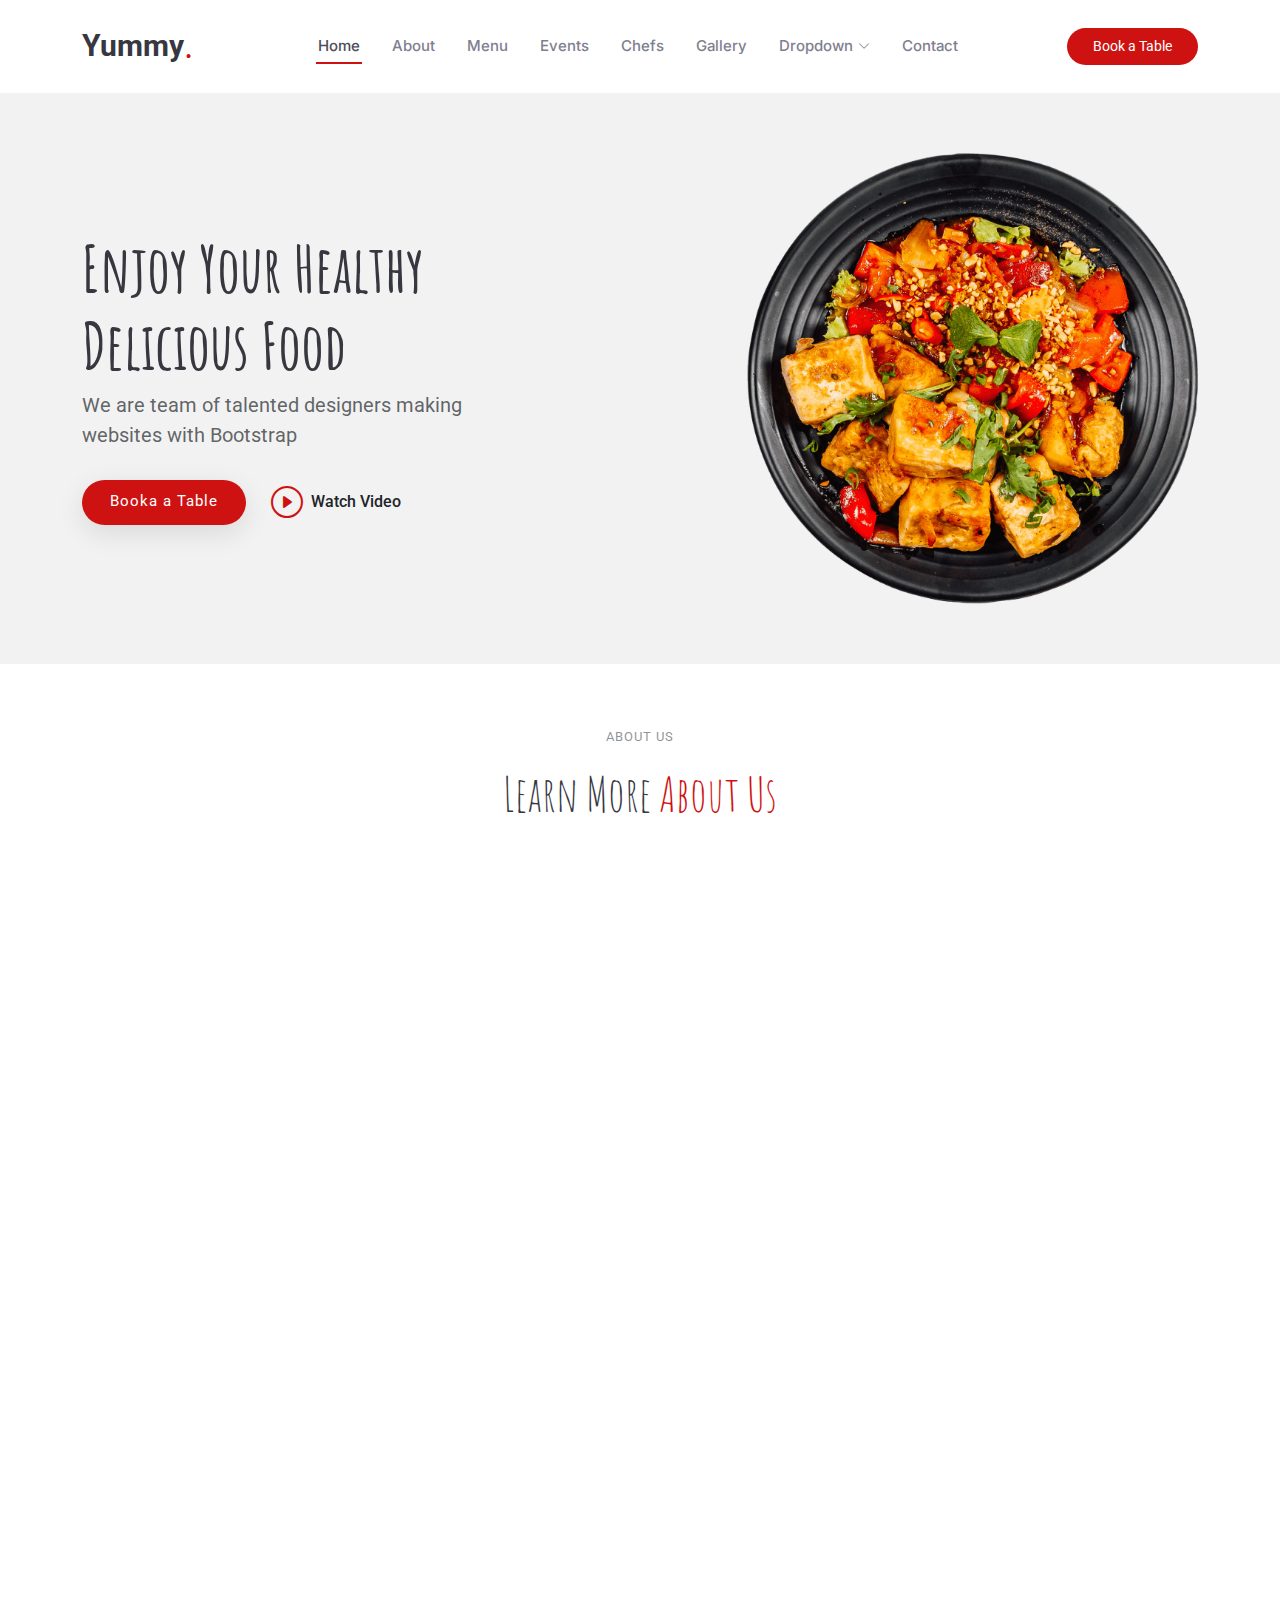
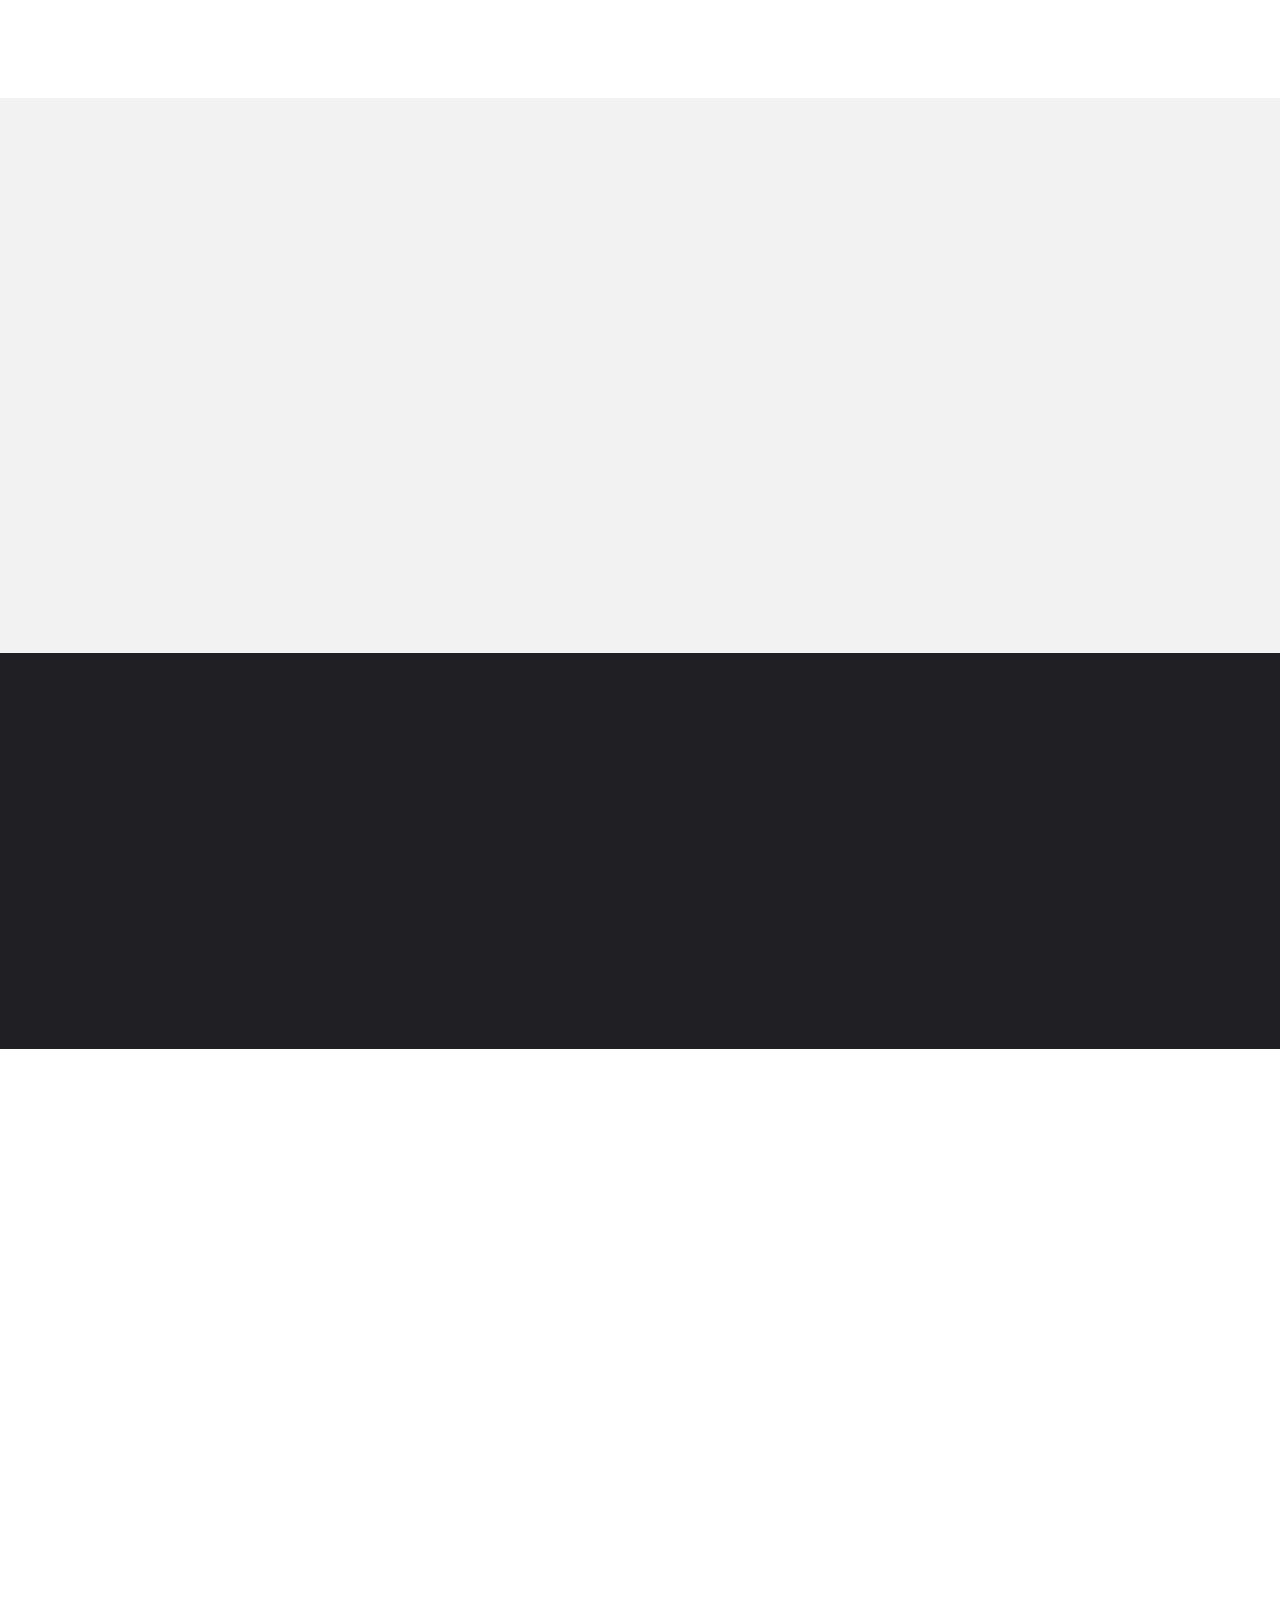
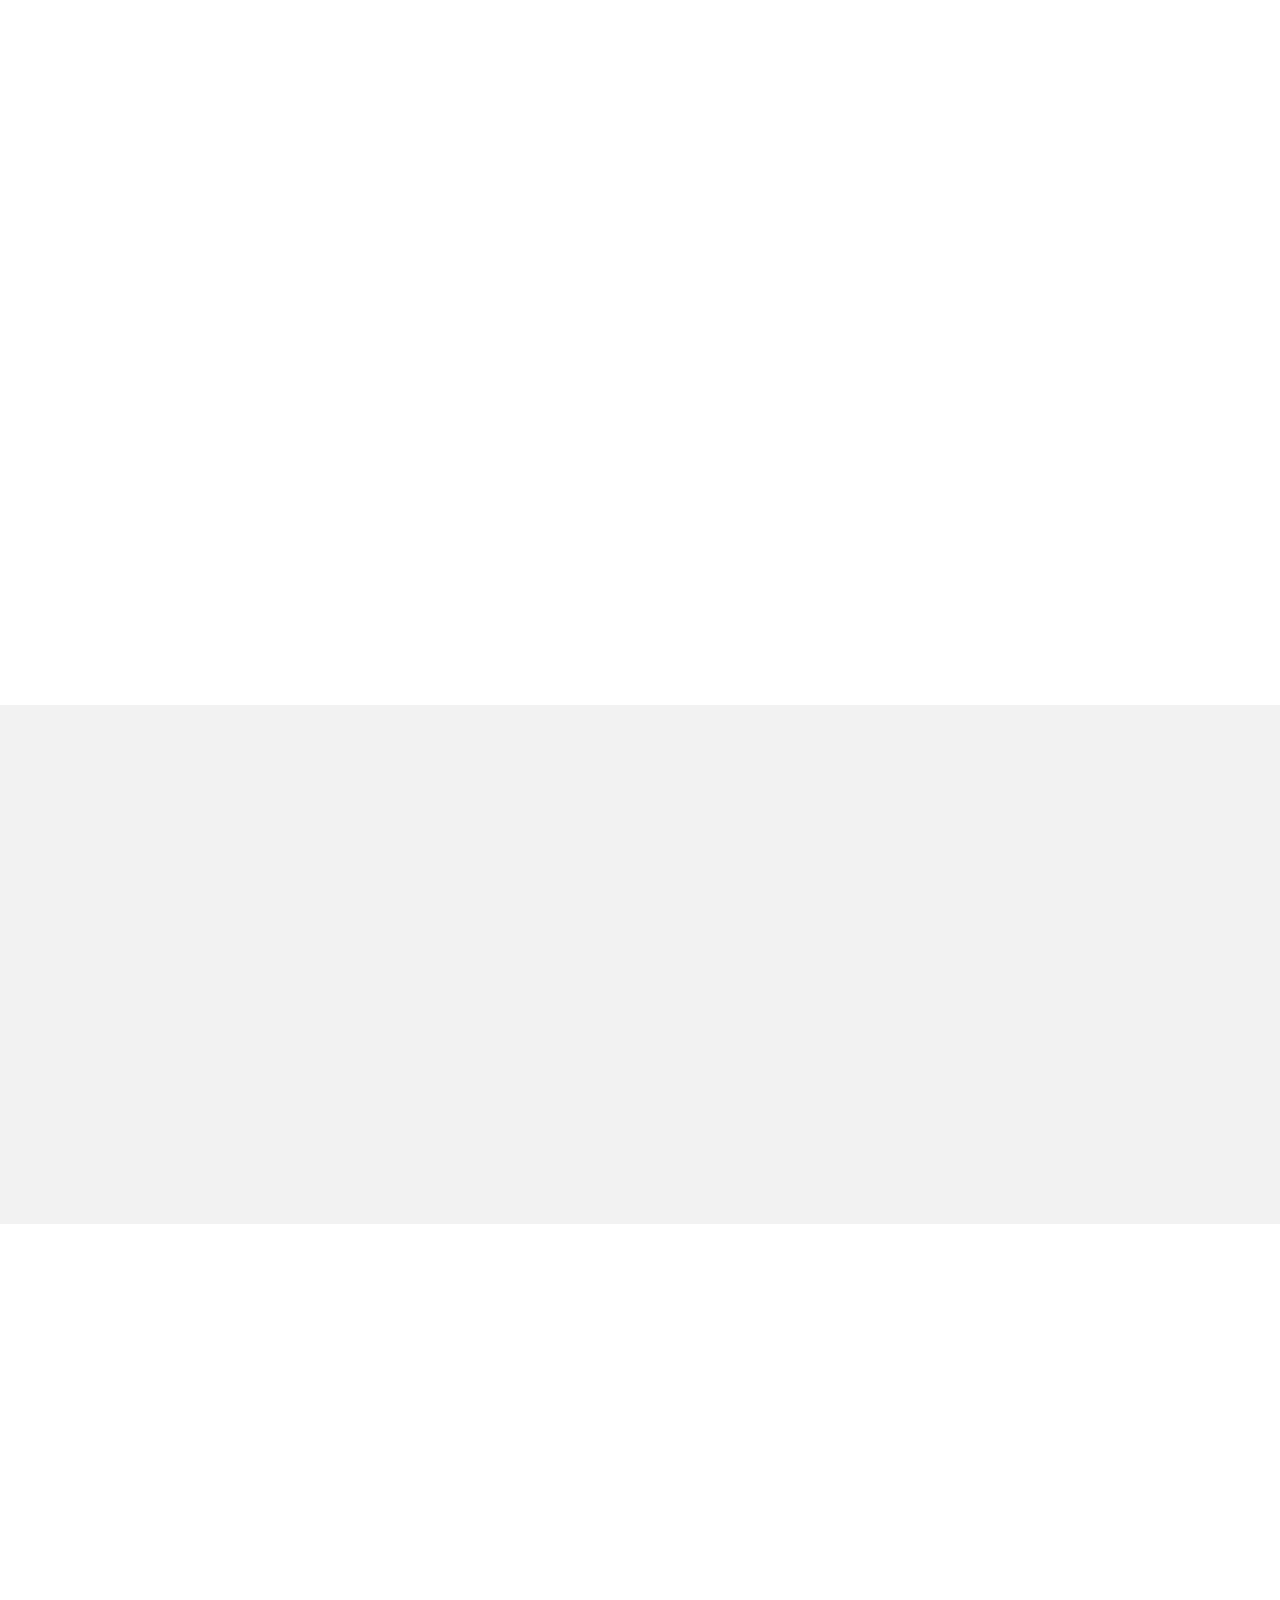
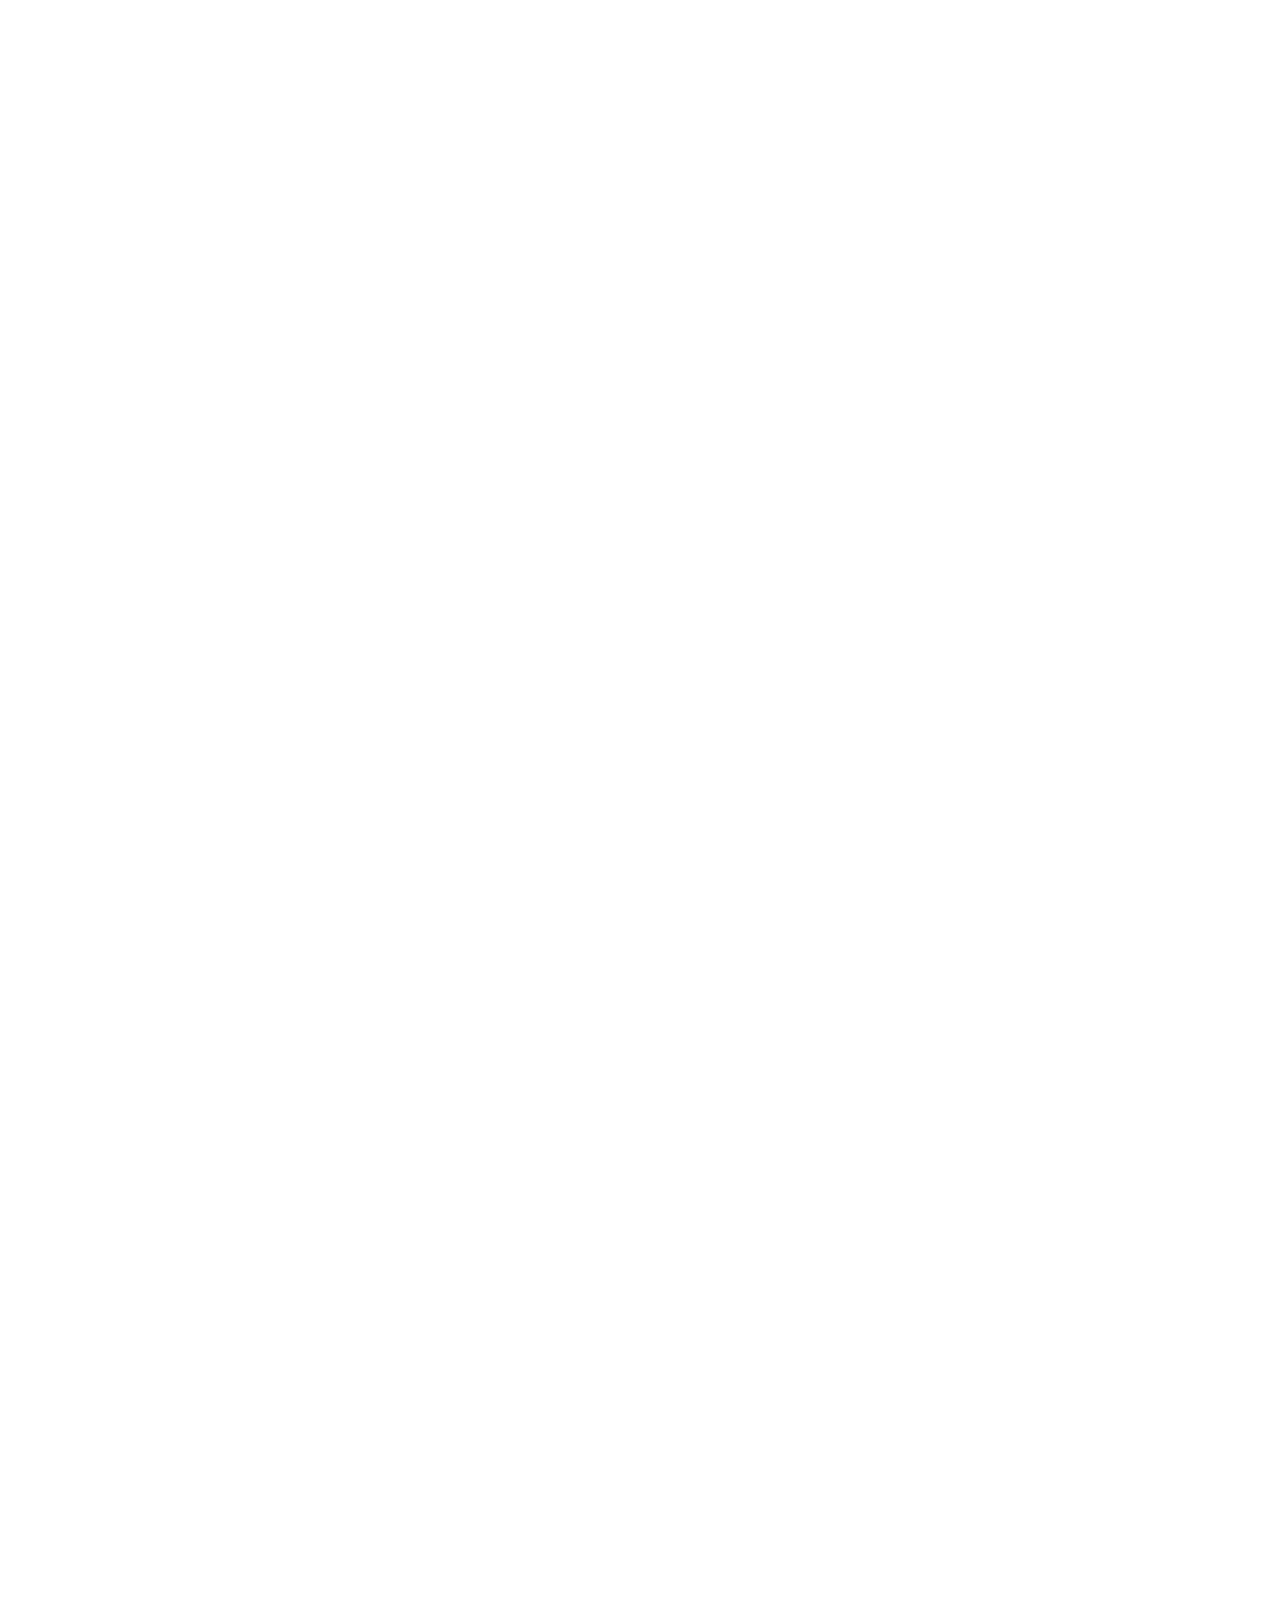
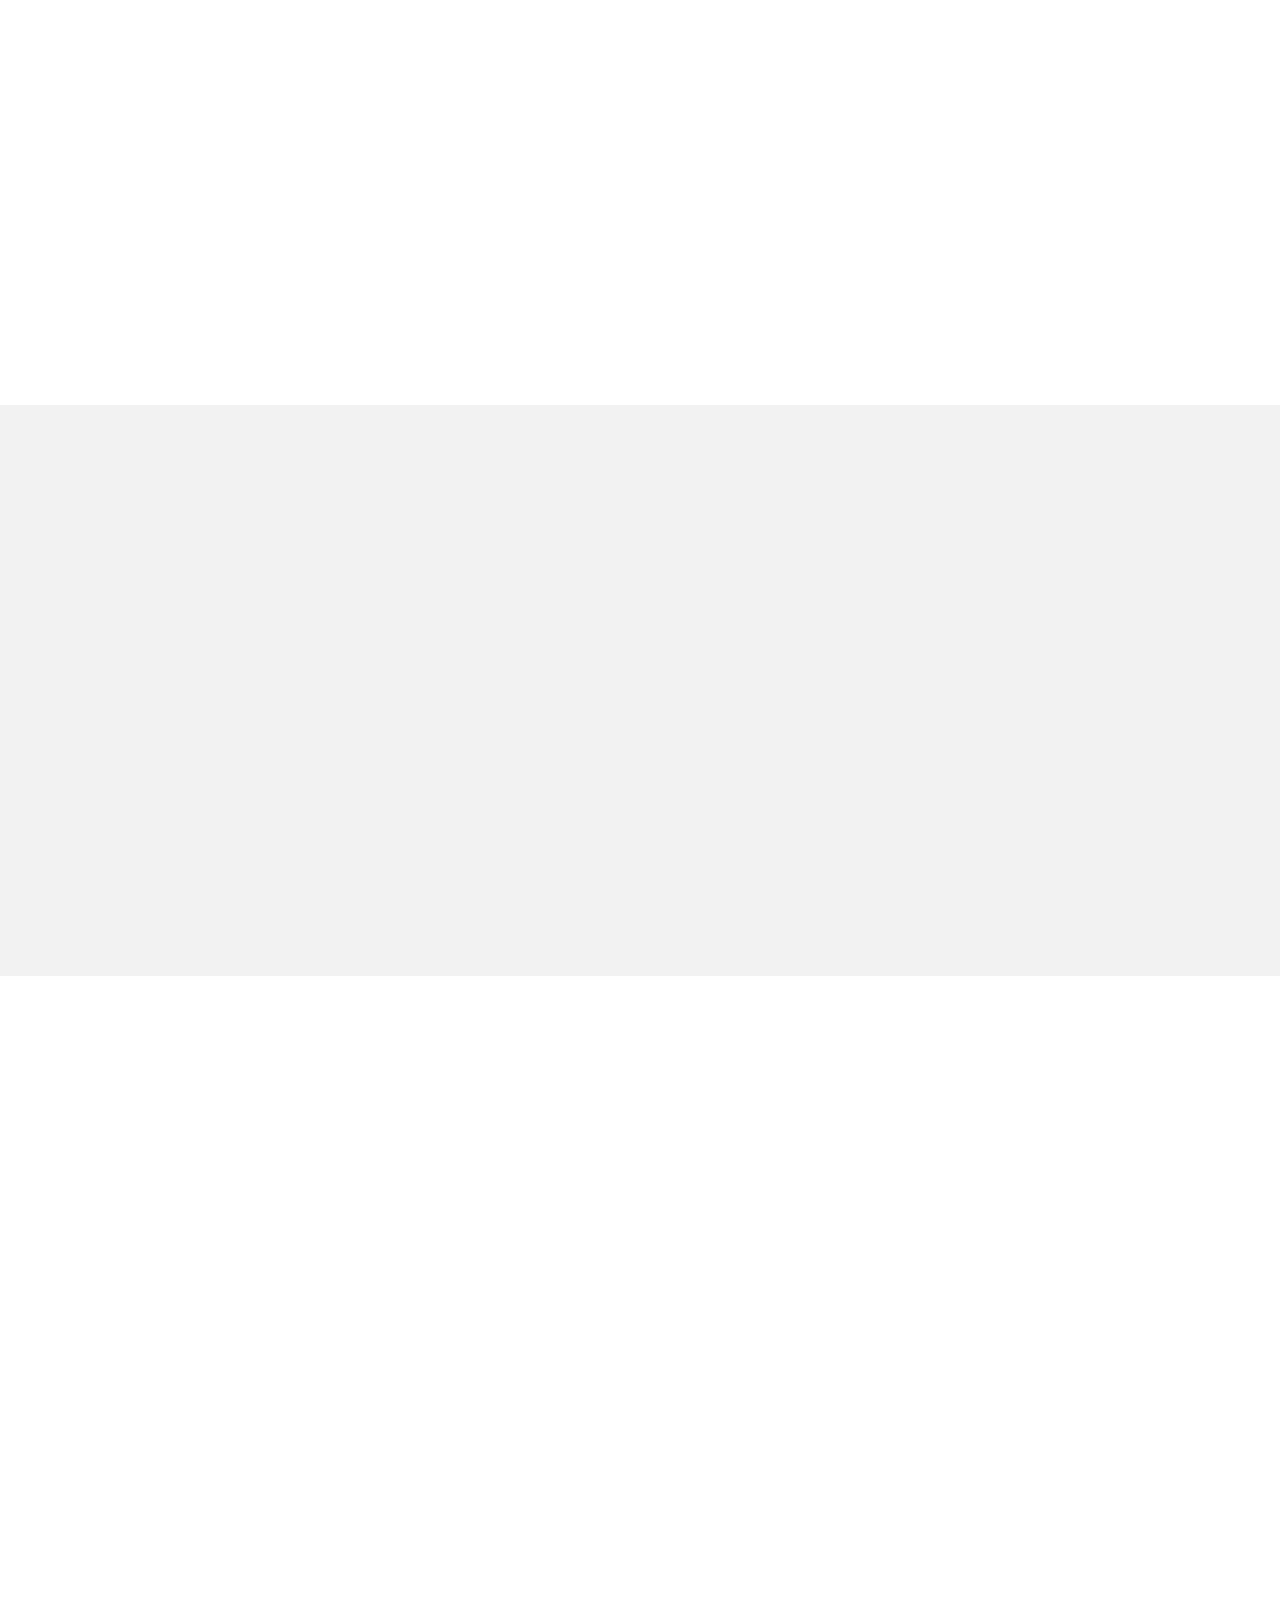
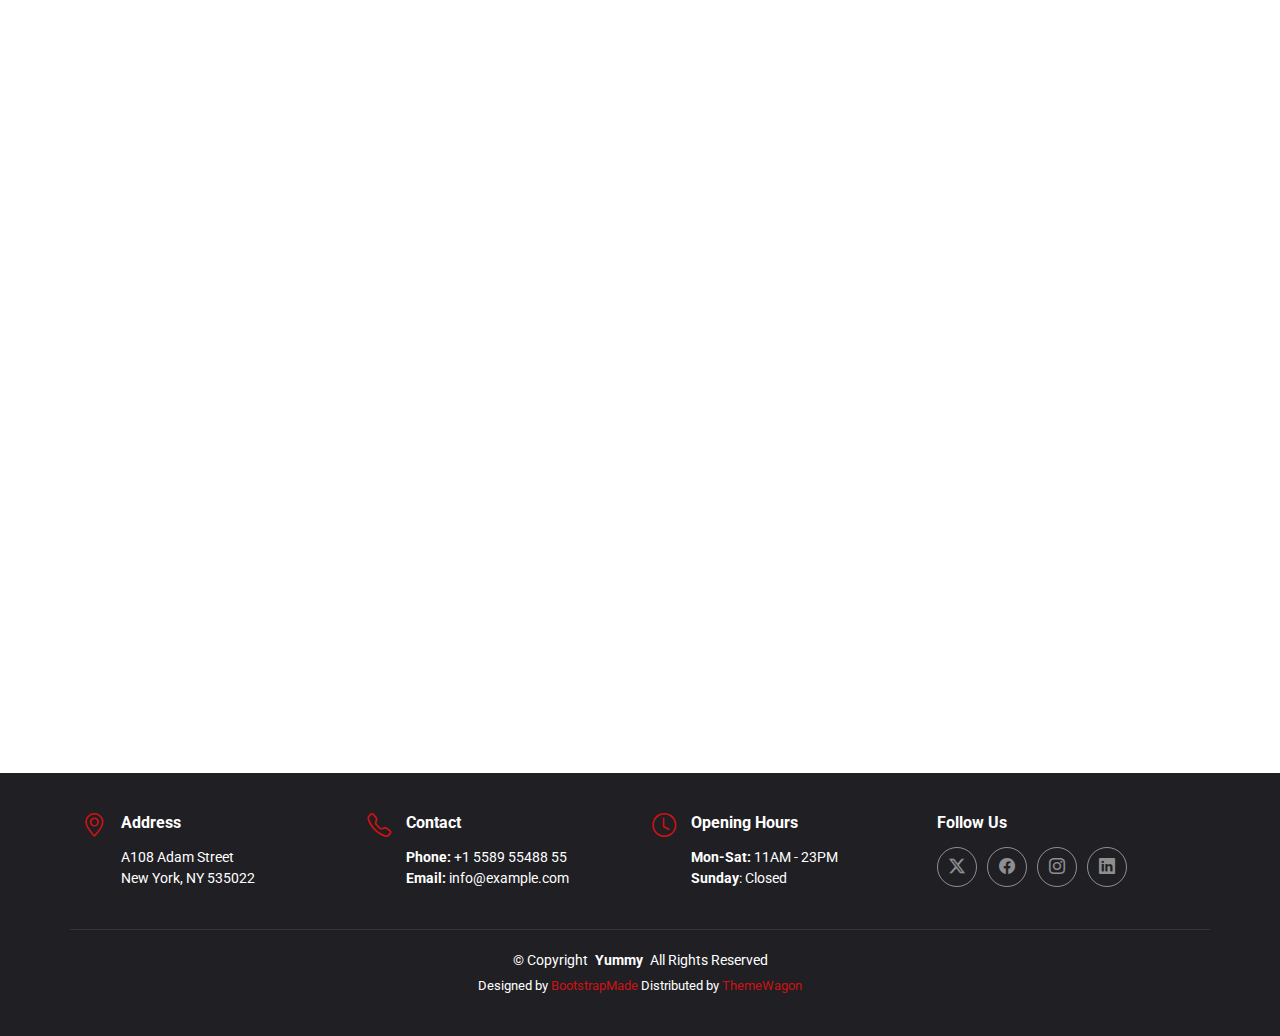
<file: FE/index.html>
<!DOCTYPE html>
<html lang="en">

<head>
  <meta charset="utf-8">
  <meta content="width=device-width, initial-scale=1.0" name="viewport">
  <title>Index - Yummy Bootstrap Template</title>
  <meta name="description" content="">
  <meta name="keywords" content="">

  <!-- Favicons -->
  <link href="assets/img/favicon.png" rel="icon">
  <link href="assets/img/apple-touch-icon.png" rel="apple-touch-icon">

  <!-- Fonts -->
  <link href="https://fonts.googleapis.com" rel="preconnect">
  <link href="https://fonts.gstatic.com" rel="preconnect" crossorigin>
  <link href="https://fonts.googleapis.com/css2?family=Roboto:ital,wght@0,100;0,300;0,400;0,500;0,700;0,900;1,100;1,300;1,400;1,500;1,700;1,900&family=Inter:wght@100;200;300;400;500;600;700;800;900&family=Amatic+SC:wght@400;700&display=swap" rel="stylesheet">

  <!-- Vendor CSS Files -->
  <link href="assets/vendor/bootstrap/css/bootstrap.min.css" rel="stylesheet">
  <link href="assets/vendor/bootstrap-icons/bootstrap-icons.css" rel="stylesheet">
  <link href="assets/vendor/aos/aos.css" rel="stylesheet">
  <link href="assets/vendor/glightbox/css/glightbox.min.css" rel="stylesheet">
  <link href="assets/vendor/swiper/swiper-bundle.min.css" rel="stylesheet">

  <!-- Main CSS File -->
  <link href="assets/css/main.css" rel="stylesheet">

  <!-- =======================================================
  * Template Name: Yummy
  * Template URL: https://bootstrapmade.com/yummy-bootstrap-restaurant-website-template/
  * Updated: Aug 07 2024 with Bootstrap v5.3.3
  * Author: BootstrapMade.com
  * License: https://bootstrapmade.com/license/
  ======================================================== -->
</head>

<body class="index-page">

  <header id="header" class="header d-flex align-items-center sticky-top">
    <div class="container position-relative d-flex align-items-center justify-content-between">

      <a href="index.html" class="logo d-flex align-items-center me-auto me-xl-0">
        <!-- Uncomment the line below if you also wish to use an image logo -->
        <!-- <img src="assets/img/logo.png" alt=""> -->
        <h1 class="sitename">Yummy</h1>
        <span>.</span>
      </a>

      <nav id="navmenu" class="navmenu">
        <ul>
          <li><a href="#hero" class="active">Home<br></a></li>
          <li><a href="#about">About</a></li>
          <li><a href="#menu">Menu</a></li>
          <li><a href="#events">Events</a></li>
          <li><a href="#chefs">Chefs</a></li>
          <li><a href="#gallery">Gallery</a></li>
          <li class="dropdown"><a href="#"><span>Dropdown</span> <i class="bi bi-chevron-down toggle-dropdown"></i></a>
            <ul>
              <li><a href="#">Dropdown 1</a></li>
              <li class="dropdown"><a href="#"><span>Deep Dropdown</span> <i class="bi bi-chevron-down toggle-dropdown"></i></a>
                <ul>
                  <li><a href="#">Deep Dropdown 1</a></li>
                  <li><a href="#">Deep Dropdown 2</a></li>
                  <li><a href="#">Deep Dropdown 3</a></li>
                  <li><a href="#">Deep Dropdown 4</a></li>
                  <li><a href="#">Deep Dropdown 5</a></li>
                </ul>
              </li>
              <li><a href="#">Dropdown 2</a></li>
              <li><a href="#">Dropdown 3</a></li>
              <li><a href="#">Dropdown 4</a></li>
            </ul>
          </li>
          <li><a href="#contact">Contact</a></li>
        </ul>
        <i class="mobile-nav-toggle d-xl-none bi bi-list"></i>
      </nav>

      <a class="btn-getstarted" href="index.html#book-a-table">Book a Table</a>

    </div>
  </header>

  <main class="main">

    <!-- Hero Section -->
    <section id="hero" class="hero section light-background">

      <div class="container">
        <div class="row gy-4 justify-content-center justify-content-lg-between">
          <div class="col-lg-5 order-2 order-lg-1 d-flex flex-column justify-content-center">
            <h1 data-aos="fade-up">Enjoy Your Healthy<br>Delicious Food</h1>
            <p data-aos="fade-up" data-aos-delay="100">We are team of talented designers making websites with Bootstrap</p>
            <div class="d-flex" data-aos="fade-up" data-aos-delay="200">
              <a href="#book-a-table" class="btn-get-started">Booka a Table</a>
              <a href="https://www.youtube.com/watch?v=Y7f98aduVJ8" class="glightbox btn-watch-video d-flex align-items-center"><i class="bi bi-play-circle"></i><span>Watch Video</span></a>
            </div>
          </div>
          <div class="col-lg-5 order-1 order-lg-2 hero-img" data-aos="zoom-out">
            <img src="assets/img/hero-img.png" class="img-fluid animated" alt="">
          </div>
        </div>
      </div>

    </section><!-- /Hero Section -->

    <!-- About Section -->
    <section id="about" class="about section">

      <!-- Section Title -->
      <div class="container section-title" data-aos="fade-up">
        <h2>About Us<br></h2>
        <p><span>Learn More</span> <span class="description-title">About Us</span></p>
      </div><!-- End Section Title -->

      <div class="container">

        <div class="row gy-4">
          <div class="col-lg-7" data-aos="fade-up" data-aos-delay="100">
            <img src="assets/img/about.jpg" class="img-fluid mb-4" alt="">
            <div class="book-a-table">
              <h3>Book a Table</h3>
              <p>+1 5589 55488 55</p>
            </div>
          </div>
          <div class="col-lg-5" data-aos="fade-up" data-aos-delay="250">
            <div class="content ps-0 ps-lg-5">
              <p class="fst-italic">
                Lorem ipsum dolor sit amet, consectetur adipiscing elit, sed do eiusmod tempor incididunt ut labore et dolore
                magna aliqua.
              </p>
              <ul>
                <li><i class="bi bi-check-circle-fill"></i> <span>Ullamco laboris nisi ut aliquip ex ea commodo consequat.</span></li>
                <li><i class="bi bi-check-circle-fill"></i> <span>Duis aute irure dolor in reprehenderit in voluptate velit.</span></li>
                <li><i class="bi bi-check-circle-fill"></i> <span>Ullamco laboris nisi ut aliquip ex ea commodo consequat. Duis aute irure dolor in reprehenderit in voluptate trideta storacalaperda mastiro dolore eu fugiat nulla pariatur.</span></li>
              </ul>
              <p>
                Ullamco laboris nisi ut aliquip ex ea commodo consequat. Duis aute irure dolor in reprehenderit in voluptate
                velit esse cillum dolore eu fugiat nulla pariatur. Excepteur sint occaecat cupidatat non proident
              </p>

              <div class="position-relative mt-4">
                <img src="assets/img/about-2.jpg" class="img-fluid" alt="">
                <a href="https://www.youtube.com/watch?v=Y7f98aduVJ8" class="glightbox pulsating-play-btn"></a>
              </div>
            </div>
          </div>
        </div>

      </div>

    </section><!-- /About Section -->

    <!-- Why Us Section -->
    <section id="why-us" class="why-us section light-background">

      <div class="container">

        <div class="row gy-4">

          <div class="col-lg-4" data-aos="fade-up" data-aos-delay="100">
            <div class="why-box">
              <h3>Why Choose Yummy</h3>
              <p>
                Lorem ipsum dolor sit amet, consectetur adipiscing elit, sed do eiusmod tempor incididunt ut labore et dolore magna aliqua. Duis aute irure dolor in reprehenderit
                Asperiores dolores sed et. Tenetur quia eos. Autem tempore quibusdam vel necessitatibus optio ad corporis.
              </p>
              <div class="text-center">
                <a href="#" class="more-btn"><span>Learn More</span> <i class="bi bi-chevron-right"></i></a>
              </div>
            </div>
          </div><!-- End Why Box -->

          <div class="col-lg-8 d-flex align-items-stretch">
            <div class="row gy-4" data-aos="fade-up" data-aos-delay="200">

              <div class="col-xl-4">
                <div class="icon-box d-flex flex-column justify-content-center align-items-center">
                  <i class="bi bi-clipboard-data"></i>
                  <h4>Corporis voluptates officia eiusmod</h4>
                  <p>Consequuntur sunt aut quasi enim aliquam quae harum pariatur laboris nisi ut aliquip</p>
                </div>
              </div><!-- End Icon Box -->

              <div class="col-xl-4" data-aos="fade-up" data-aos-delay="300">
                <div class="icon-box d-flex flex-column justify-content-center align-items-center">
                  <i class="bi bi-gem"></i>
                  <h4>Ullamco laboris ladore lore pan</h4>
                  <p>Excepteur sint occaecat cupidatat non proident, sunt in culpa qui officia deserunt</p>
                </div>
              </div><!-- End Icon Box -->

              <div class="col-xl-4" data-aos="fade-up" data-aos-delay="400">
                <div class="icon-box d-flex flex-column justify-content-center align-items-center">
                  <i class="bi bi-inboxes"></i>
                  <h4>Labore consequatur incidid dolore</h4>
                  <p>Aut suscipit aut cum nemo deleniti aut omnis. Doloribus ut maiores omnis facere</p>
                </div>
              </div><!-- End Icon Box -->

            </div>
          </div>

        </div>

      </div>

    </section><!-- /Why Us Section -->

    <!-- Stats Section -->
    <section id="stats" class="stats section dark-background">

      <img src="assets/img/stats-bg.jpg" alt="" data-aos="fade-in">

      <div class="container position-relative" data-aos="fade-up" data-aos-delay="100">

        <div class="row gy-4">

          <div class="col-lg-3 col-md-6">
            <div class="stats-item text-center w-100 h-100">
              <span data-purecounter-start="0" data-purecounter-end="232" data-purecounter-duration="1" class="purecounter"></span>
              <p>Clients</p>
            </div>
          </div><!-- End Stats Item -->

          <div class="col-lg-3 col-md-6">
            <div class="stats-item text-center w-100 h-100">
              <span data-purecounter-start="0" data-purecounter-end="521" data-purecounter-duration="1" class="purecounter"></span>
              <p>Projects</p>
            </div>
          </div><!-- End Stats Item -->

          <div class="col-lg-3 col-md-6">
            <div class="stats-item text-center w-100 h-100">
              <span data-purecounter-start="0" data-purecounter-end="1453" data-purecounter-duration="1" class="purecounter"></span>
              <p>Hours Of Support</p>
            </div>
          </div><!-- End Stats Item -->

          <div class="col-lg-3 col-md-6">
            <div class="stats-item text-center w-100 h-100">
              <span data-purecounter-start="0" data-purecounter-end="32" data-purecounter-duration="1" class="purecounter"></span>
              <p>Workers</p>
            </div>
          </div><!-- End Stats Item -->

        </div>

      </div>

    </section><!-- /Stats Section -->

    <!-- Menu Section -->
    <section id="menu" class="menu section">

      <!-- Section Title -->
      <div class="container section-title" data-aos="fade-up">
        <h2>Our Menu</h2>
        <p><span>Check Our</span> <span class="description-title">Yummy Menu</span></p>
      </div><!-- End Section Title -->

      <div class="container">

        <ul class="nav nav-tabs d-flex justify-content-center" data-aos="fade-up" data-aos-delay="100">

          <li class="nav-item">
            <a class="nav-link active show" data-bs-toggle="tab" data-bs-target="#menu-starters">
              <h4>Starters</h4>
            </a>
          </li><!-- End tab nav item -->

          <li class="nav-item">
            <a class="nav-link" data-bs-toggle="tab" data-bs-target="#menu-breakfast">
              <h4>Breakfast</h4>
            </a><!-- End tab nav item -->

          </li>
          <li class="nav-item">
            <a class="nav-link" data-bs-toggle="tab" data-bs-target="#menu-lunch">
              <h4>Lunch</h4>
            </a>
          </li><!-- End tab nav item -->

          <li class="nav-item">
            <a class="nav-link" data-bs-toggle="tab" data-bs-target="#menu-dinner">
              <h4>Dinner</h4>
            </a>
          </li><!-- End tab nav item -->

        </ul>

        <div class="tab-content" data-aos="fade-up" data-aos-delay="200">

          <div class="tab-pane fade active show" id="menu-starters">

            <div class="tab-header text-center">
              <p>Menu</p>
              <h3>Starters</h3>
            </div>

            <div class="row gy-5">

              <div class="col-lg-4 menu-item">
                <a href="assets/img/menu/menu-item-1.png" class="glightbox"><img src="assets/img/menu/menu-item-1.png" class="menu-img img-fluid" alt=""></a>
                <h4>Magnam Tiste</h4>
                <p class="ingredients">
                  Lorem, deren, trataro, filede, nerada
                </p>
                <p class="price">
                  $5.95
                </p>
              </div><!-- Menu Item -->

              <div class="col-lg-4 menu-item">
                <a href="assets/img/menu/menu-item-2.png" class="glightbox"><img src="assets/img/menu/menu-item-2.png" class="menu-img img-fluid" alt=""></a>
                <h4>Aut Luia</h4>
                <p class="ingredients">
                  Lorem, deren, trataro, filede, nerada
                </p>
                <p class="price">
                  $14.95
                </p>
              </div><!-- Menu Item -->

              <div class="col-lg-4 menu-item">
                <a href="assets/img/menu/menu-item-3.png" class="glightbox"><img src="assets/img/menu/menu-item-3.png" class="menu-img img-fluid" alt=""></a>
                <h4>Est Eligendi</h4>
                <p class="ingredients">
                  Lorem, deren, trataro, filede, nerada
                </p>
                <p class="price">
                  $8.95
                </p>
              </div><!-- Menu Item -->

              <div class="col-lg-4 menu-item">
                <a href="assets/img/menu/menu-item-4.png" class="glightbox"><img src="assets/img/menu/menu-item-4.png" class="menu-img img-fluid" alt=""></a>
                <h4>Eos Luibusdam</h4>
                <p class="ingredients">
                  Lorem, deren, trataro, filede, nerada
                </p>
                <p class="price">
                  $12.95
                </p>
              </div><!-- Menu Item -->

              <div class="col-lg-4 menu-item">
                <a href="assets/img/menu/menu-item-5.png" class="glightbox"><img src="assets/img/menu/menu-item-5.png" class="menu-img img-fluid" alt=""></a>
                <h4>Eos Luibusdam</h4>
                <p class="ingredients">
                  Lorem, deren, trataro, filede, nerada
                </p>
                <p class="price">
                  $12.95
                </p>
              </div><!-- Menu Item -->

              <div class="col-lg-4 menu-item">
                <a href="assets/img/menu/menu-item-6.png" class="glightbox"><img src="assets/img/menu/menu-item-6.png" class="menu-img img-fluid" alt=""></a>
                <h4>Laboriosam Direva</h4>
                <p class="ingredients">
                  Lorem, deren, trataro, filede, nerada
                </p>
                <p class="price">
                  $9.95
                </p>
              </div><!-- Menu Item -->

            </div>
          </div><!-- End Starter Menu Content -->

          <div class="tab-pane fade" id="menu-breakfast">

            <div class="tab-header text-center">
              <p>Menu</p>
              <h3>Breakfast</h3>
            </div>

            <div class="row gy-5">

              <div class="col-lg-4 menu-item">
                <a href="assets/img/menu/menu-item-1.png" class="glightbox"><img src="assets/img/menu/menu-item-1.png" class="menu-img img-fluid" alt=""></a>
                <h4>Magnam Tiste</h4>
                <p class="ingredients">
                  Lorem, deren, trataro, filede, nerada
                </p>
                <p class="price">
                  $5.95
                </p>
              </div><!-- Menu Item -->

              <div class="col-lg-4 menu-item">
                <a href="assets/img/menu/menu-item-2.png" class="glightbox"><img src="assets/img/menu/menu-item-2.png" class="menu-img img-fluid" alt=""></a>
                <h4>Aut Luia</h4>
                <p class="ingredients">
                  Lorem, deren, trataro, filede, nerada
                </p>
                <p class="price">
                  $14.95
                </p>
              </div><!-- Menu Item -->

              <div class="col-lg-4 menu-item">
                <a href="assets/img/menu/menu-item-3.png" class="glightbox"><img src="assets/img/menu/menu-item-3.png" class="menu-img img-fluid" alt=""></a>
                <h4>Est Eligendi</h4>
                <p class="ingredients">
                  Lorem, deren, trataro, filede, nerada
                </p>
                <p class="price">
                  $8.95
                </p>
              </div><!-- Menu Item -->

              <div class="col-lg-4 menu-item">
                <a href="assets/img/menu/menu-item-4.png" class="glightbox"><img src="assets/img/menu/menu-item-4.png" class="menu-img img-fluid" alt=""></a>
                <h4>Eos Luibusdam</h4>
                <p class="ingredients">
                  Lorem, deren, trataro, filede, nerada
                </p>
                <p class="price">
                  $12.95
                </p>
              </div><!-- Menu Item -->

              <div class="col-lg-4 menu-item">
                <a href="assets/img/menu/menu-item-5.png" class="glightbox"><img src="assets/img/menu/menu-item-5.png" class="menu-img img-fluid" alt=""></a>
                <h4>Eos Luibusdam</h4>
                <p class="ingredients">
                  Lorem, deren, trataro, filede, nerada
                </p>
                <p class="price">
                  $12.95
                </p>
              </div><!-- Menu Item -->

              <div class="col-lg-4 menu-item">
                <a href="assets/img/menu/menu-item-6.png" class="glightbox"><img src="assets/img/menu/menu-item-6.png" class="menu-img img-fluid" alt=""></a>
                <h4>Laboriosam Direva</h4>
                <p class="ingredients">
                  Lorem, deren, trataro, filede, nerada
                </p>
                <p class="price">
                  $9.95
                </p>
              </div><!-- Menu Item -->

            </div>
          </div><!-- End Breakfast Menu Content -->

          <div class="tab-pane fade" id="menu-lunch">

            <div class="tab-header text-center">
              <p>Menu</p>
              <h3>Lunch</h3>
            </div>

            <div class="row gy-5">

              <div class="col-lg-4 menu-item">
                <a href="assets/img/menu/menu-item-1.png" class="glightbox"><img src="assets/img/menu/menu-item-1.png" class="menu-img img-fluid" alt=""></a>
                <h4>Magnam Tiste</h4>
                <p class="ingredients">
                  Lorem, deren, trataro, filede, nerada
                </p>
                <p class="price">
                  $5.95
                </p>
              </div><!-- Menu Item -->

              <div class="col-lg-4 menu-item">
                <a href="assets/img/menu/menu-item-2.png" class="glightbox"><img src="assets/img/menu/menu-item-2.png" class="menu-img img-fluid" alt=""></a>
                <h4>Aut Luia</h4>
                <p class="ingredients">
                  Lorem, deren, trataro, filede, nerada
                </p>
                <p class="price">
                  $14.95
                </p>
              </div><!-- Menu Item -->

              <div class="col-lg-4 menu-item">
                <a href="assets/img/menu/menu-item-3.png" class="glightbox"><img src="assets/img/menu/menu-item-3.png" class="menu-img img-fluid" alt=""></a>
                <h4>Est Eligendi</h4>
                <p class="ingredients">
                  Lorem, deren, trataro, filede, nerada
                </p>
                <p class="price">
                  $8.95
                </p>
              </div><!-- Menu Item -->

              <div class="col-lg-4 menu-item">
                <a href="assets/img/menu/menu-item-4.png" class="glightbox"><img src="assets/img/menu/menu-item-4.png" class="menu-img img-fluid" alt=""></a>
                <h4>Eos Luibusdam</h4>
                <p class="ingredients">
                  Lorem, deren, trataro, filede, nerada
                </p>
                <p class="price">
                  $12.95
                </p>
              </div><!-- Menu Item -->

              <div class="col-lg-4 menu-item">
                <a href="assets/img/menu/menu-item-5.png" class="glightbox"><img src="assets/img/menu/menu-item-5.png" class="menu-img img-fluid" alt=""></a>
                <h4>Eos Luibusdam</h4>
                <p class="ingredients">
                  Lorem, deren, trataro, filede, nerada
                </p>
                <p class="price">
                  $12.95
                </p>
              </div><!-- Menu Item -->

              <div class="col-lg-4 menu-item">
                <a href="assets/img/menu/menu-item-6.png" class="glightbox"><img src="assets/img/menu/menu-item-6.png" class="menu-img img-fluid" alt=""></a>
                <h4>Laboriosam Direva</h4>
                <p class="ingredients">
                  Lorem, deren, trataro, filede, nerada
                </p>
                <p class="price">
                  $9.95
                </p>
              </div><!-- Menu Item -->

            </div>
          </div><!-- End Lunch Menu Content -->

          <div class="tab-pane fade" id="menu-dinner">

            <div class="tab-header text-center">
              <p>Menu</p>
              <h3>Dinner</h3>
            </div>

            <div class="row gy-5">

              <div class="col-lg-4 menu-item">
                <a href="assets/img/menu/menu-item-1.png" class="glightbox"><img src="assets/img/menu/menu-item-1.png" class="menu-img img-fluid" alt=""></a>
                <h4>Magnam Tiste</h4>
                <p class="ingredients">
                  Lorem, deren, trataro, filede, nerada
                </p>
                <p class="price">
                  $5.95
                </p>
              </div><!-- Menu Item -->

              <div class="col-lg-4 menu-item">
                <a href="assets/img/menu/menu-item-2.png" class="glightbox"><img src="assets/img/menu/menu-item-2.png" class="menu-img img-fluid" alt=""></a>
                <h4>Aut Luia</h4>
                <p class="ingredients">
                  Lorem, deren, trataro, filede, nerada
                </p>
                <p class="price">
                  $14.95
                </p>
              </div><!-- Menu Item -->

              <div class="col-lg-4 menu-item">
                <a href="assets/img/menu/menu-item-3.png" class="glightbox"><img src="assets/img/menu/menu-item-3.png" class="menu-img img-fluid" alt=""></a>
                <h4>Est Eligendi</h4>
                <p class="ingredients">
                  Lorem, deren, trataro, filede, nerada
                </p>
                <p class="price">
                  $8.95
                </p>
              </div><!-- Menu Item -->

              <div class="col-lg-4 menu-item">
                <a href="assets/img/menu/menu-item-4.png" class="glightbox"><img src="assets/img/menu/menu-item-4.png" class="menu-img img-fluid" alt=""></a>
                <h4>Eos Luibusdam</h4>
                <p class="ingredients">
                  Lorem, deren, trataro, filede, nerada
                </p>
                <p class="price">
                  $12.95
                </p>
              </div><!-- Menu Item -->

              <div class="col-lg-4 menu-item">
                <a href="assets/img/menu/menu-item-5.png" class="glightbox"><img src="assets/img/menu/menu-item-5.png" class="menu-img img-fluid" alt=""></a>
                <h4>Eos Luibusdam</h4>
                <p class="ingredients">
                  Lorem, deren, trataro, filede, nerada
                </p>
                <p class="price">
                  $12.95
                </p>
              </div><!-- Menu Item -->

              <div class="col-lg-4 menu-item">
                <a href="assets/img/menu/menu-item-6.png" class="glightbox"><img src="assets/img/menu/menu-item-6.png" class="menu-img img-fluid" alt=""></a>
                <h4>Laboriosam Direva</h4>
                <p class="ingredients">
                  Lorem, deren, trataro, filede, nerada
                </p>
                <p class="price">
                  $9.95
                </p>
              </div><!-- Menu Item -->

            </div>
          </div><!-- End Dinner Menu Content -->

        </div>

      </div>

    </section><!-- /Menu Section -->

    <!-- Testimonials Section -->
    <section id="testimonials" class="testimonials section light-background">

      <!-- Section Title -->
      <div class="container section-title" data-aos="fade-up">
        <h2>TESTIMONIALS</h2>
        <p>What Are They <span class="description-title">Saying About Us</span></p>
      </div><!-- End Section Title -->

      <div class="container" data-aos="fade-up" data-aos-delay="100">

        <div class="swiper init-swiper">
          <script type="application/json" class="swiper-config">
            {
              "loop": true,
              "speed": 600,
              "autoplay": {
                "delay": 5000
              },
              "slidesPerView": "auto",
              "pagination": {
                "el": ".swiper-pagination",
                "type": "bullets",
                "clickable": true
              }
            }
          </script>
          <div class="swiper-wrapper">

            <div class="swiper-slide">
              <div class="testimonial-item">
                <div class="row gy-4 justify-content-center">
                  <div class="col-lg-6">
                    <div class="testimonial-content">
                      <p>
                        <i class="bi bi-quote quote-icon-left"></i>
                        <span>Proin iaculis purus consequat sem cure digni ssim donec porttitora entum suscipit rhoncus. Accusantium quam, ultricies eget id, aliquam eget nibh et. Maecen aliquam, risus at semper.</span>
                        <i class="bi bi-quote quote-icon-right"></i>
                      </p>
                      <h3>Saul Goodman</h3>
                      <h4>Ceo &amp; Founder</h4>
                      <div class="stars">
                        <i class="bi bi-star-fill"></i><i class="bi bi-star-fill"></i><i class="bi bi-star-fill"></i><i class="bi bi-star-fill"></i><i class="bi bi-star-fill"></i>
                      </div>
                    </div>
                  </div>
                  <div class="col-lg-2 text-center">
                    <img src="assets/img/testimonials/testimonials-1.jpg" class="img-fluid testimonial-img" alt="">
                  </div>
                </div>
              </div>
            </div><!-- End testimonial item -->

            <div class="swiper-slide">
              <div class="testimonial-item">
                <div class="row gy-4 justify-content-center">
                  <div class="col-lg-6">
                    <div class="testimonial-content">
                      <p>
                        <i class="bi bi-quote quote-icon-left"></i>
                        <span>Export tempor illum tamen malis malis eram quae irure esse labore quem cillum quid cillum eram malis quorum velit fore eram velit sunt aliqua noster fugiat irure amet legam anim culpa.</span>
                        <i class="bi bi-quote quote-icon-right"></i>
                      </p>
                      <h3>Sara Wilsson</h3>
                      <h4>Designer</h4>
                      <div class="stars">
                        <i class="bi bi-star-fill"></i><i class="bi bi-star-fill"></i><i class="bi bi-star-fill"></i><i class="bi bi-star-fill"></i><i class="bi bi-star-fill"></i>
                      </div>
                    </div>
                  </div>
                  <div class="col-lg-2 text-center">
                    <img src="assets/img/testimonials/testimonials-2.jpg" class="img-fluid testimonial-img" alt="">
                  </div>
                </div>
              </div>
            </div><!-- End testimonial item -->

            <div class="swiper-slide">
              <div class="testimonial-item">
                <div class="row gy-4 justify-content-center">
                  <div class="col-lg-6">
                    <div class="testimonial-content">
                      <p>
                        <i class="bi bi-quote quote-icon-left"></i>
                        <span>Enim nisi quem export duis labore cillum quae magna enim sint quorum nulla quem veniam duis minim tempor labore quem eram duis noster aute amet eram fore quis sint minim.</span>
                        <i class="bi bi-quote quote-icon-right"></i>
                      </p>
                      <h3>Jena Karlis</h3>
                      <h4>Store Owner</h4>
                      <div class="stars">
                        <i class="bi bi-star-fill"></i><i class="bi bi-star-fill"></i><i class="bi bi-star-fill"></i><i class="bi bi-star-fill"></i><i class="bi bi-star-fill"></i>
                      </div>
                    </div>
                  </div>
                  <div class="col-lg-2 text-center">
                    <img src="assets/img/testimonials/testimonials-3.jpg" class="img-fluid testimonial-img" alt="">
                  </div>
                </div>
              </div>
            </div><!-- End testimonial item -->

            <div class="swiper-slide">
              <div class="testimonial-item">
                <div class="row gy-4 justify-content-center">
                  <div class="col-lg-6">
                    <div class="testimonial-content">
                      <p>
                        <i class="bi bi-quote quote-icon-left"></i>
                        <span>Fugiat enim eram quae cillum dolore dolor amet nulla culpa multos export minim fugiat minim velit minim dolor enim duis veniam ipsum anim magna sunt elit fore quem dolore labore illum veniam.</span>
                        <i class="bi bi-quote quote-icon-right"></i>
                      </p>
                      <h3>John Larson</h3>
                      <h4>Entrepreneur</h4>
                      <div class="stars">
                        <i class="bi bi-star-fill"></i><i class="bi bi-star-fill"></i><i class="bi bi-star-fill"></i><i class="bi bi-star-fill"></i><i class="bi bi-star-fill"></i>
                      </div>
                    </div>
                  </div>
                  <div class="col-lg-2 text-center">
                    <img src="assets/img/testimonials/testimonials-4.jpg" class="img-fluid testimonial-img" alt="">
                  </div>
                </div>
              </div>
            </div><!-- End testimonial item -->

          </div>
          <div class="swiper-pagination"></div>
        </div>

      </div>

    </section><!-- /Testimonials Section -->

    <!-- Events Section -->
    <section id="events" class="events section">

      <div class="container-fluid" data-aos="fade-up" data-aos-delay="100">

        <div class="swiper init-swiper">
          <script type="application/json" class="swiper-config">
            {
              "loop": true,
              "speed": 600,
              "autoplay": {
                "delay": 5000
              },
              "slidesPerView": "auto",
              "pagination": {
                "el": ".swiper-pagination",
                "type": "bullets",
                "clickable": true
              },
              "breakpoints": {
                "320": {
                  "slidesPerView": 1,
                  "spaceBetween": 40
                },
                "1200": {
                  "slidesPerView": 3,
                  "spaceBetween": 1
                }
              }
            }
          </script>
          <div class="swiper-wrapper">

            <div class="swiper-slide event-item d-flex flex-column justify-content-end" style="background-image: url(assets/img/events-1.jpg)">
              <h3>Custom Parties</h3>
              <div class="price align-self-start">$99</div>
              <p class="description">
                Quo corporis voluptas ea ad. Consectetur inventore sapiente ipsum voluptas eos omnis facere. Enim facilis veritatis id est rem repudiandae nulla expedita quas.
              </p>
            </div><!-- End Event item -->

            <div class="swiper-slide event-item d-flex flex-column justify-content-end" style="background-image: url(assets/img/events-2.jpg)">
              <h3>Private Parties</h3>
              <div class="price align-self-start">$289</div>
              <p class="description">
                In delectus sint qui et enim. Et ab repudiandae inventore quaerat doloribus. Facere nemo vero est ut dolores ea assumenda et. Delectus saepe accusamus aspernatur.
              </p>
            </div><!-- End Event item -->

            <div class="swiper-slide event-item d-flex flex-column justify-content-end" style="background-image: url(assets/img/events-3.jpg)">
              <h3>Birthday Parties</h3>
              <div class="price align-self-start">$499</div>
              <p class="description">
                Laborum aperiam atque omnis minus omnis est qui assumenda quos. Quis id sit quibusdam. Esse quisquam ducimus officia ipsum ut quibusdam maxime. Non enim perspiciatis.
              </p>
            </div><!-- End Event item -->

            <div class="swiper-slide event-item d-flex flex-column justify-content-end" style="background-image: url(assets/img/events-4.jpg)">
              <h3>Wedding Parties</h3>
              <div class="price align-self-start">$899</div>
              <p class="description">
                Laborum aperiam atque omnis minus omnis est qui assumenda quos. Quis id sit quibusdam. Esse quisquam ducimus officia ipsum ut quibusdam maxime. Non enim perspiciatis.
              </p>
            </div><!-- End Event item -->

          </div>
          <div class="swiper-pagination"></div>
        </div>

      </div>

    </section><!-- /Events Section -->

    <!-- Chefs Section -->
    <section id="chefs" class="chefs section">

      <!-- Section Title -->
      <div class="container section-title" data-aos="fade-up">
        <h2>chefs</h2>
        <p><span>Our</span> <span class="description-title">Proffesional Chefs<br></span></p>
      </div><!-- End Section Title -->

      <div class="container">

        <div class="row gy-4">

          <div class="col-lg-4 d-flex align-items-stretch" data-aos="fade-up" data-aos-delay="100">
            <div class="team-member">
              <div class="member-img">
                <img src="assets/img/chefs/chefs-1.jpg" class="img-fluid" alt="">
                <div class="social">
                  <a href=""><i class="bi bi-twitter-x"></i></a>
                  <a href=""><i class="bi bi-facebook"></i></a>
                  <a href=""><i class="bi bi-instagram"></i></a>
                  <a href=""><i class="bi bi-linkedin"></i></a>
                </div>
              </div>
              <div class="member-info">
                <h4>Walter White</h4>
                <span>Master Chef</span>
                <p>Velit aut quia fugit et et. Dolorum ea voluptate vel tempore tenetur ipsa quae aut. Ipsum exercitationem iure minima enim corporis et voluptate.</p>
              </div>
            </div>
          </div><!-- End Chef Team Member -->

          <div class="col-lg-4 d-flex align-items-stretch" data-aos="fade-up" data-aos-delay="200">
            <div class="team-member">
              <div class="member-img">
                <img src="assets/img/chefs/chefs-2.jpg" class="img-fluid" alt="">
                <div class="social">
                  <a href=""><i class="bi bi-twitter-x"></i></a>
                  <a href=""><i class="bi bi-facebook"></i></a>
                  <a href=""><i class="bi bi-instagram"></i></a>
                  <a href=""><i class="bi bi-linkedin"></i></a>
                </div>
              </div>
              <div class="member-info">
                <h4>Sarah Jhonson</h4>
                <span>Patissier</span>
                <p>Quo esse repellendus quia id. Est eum et accusantium pariatur fugit nihil minima suscipit corporis. Voluptate sed quas reiciendis animi neque sapiente.</p>
              </div>
            </div>
          </div><!-- End Chef Team Member -->

          <div class="col-lg-4 d-flex align-items-stretch" data-aos="fade-up" data-aos-delay="300">
            <div class="team-member">
              <div class="member-img">
                <img src="assets/img/chefs/chefs-3.jpg" class="img-fluid" alt="">
                <div class="social">
                  <a href=""><i class="bi bi-twitter-x"></i></a>
                  <a href=""><i class="bi bi-facebook"></i></a>
                  <a href=""><i class="bi bi-instagram"></i></a>
                  <a href=""><i class="bi bi-linkedin"></i></a>
                </div>
              </div>
              <div class="member-info">
                <h4>William Anderson</h4>
                <span>Cook</span>
                <p>Vero omnis enim consequatur. Voluptas consectetur unde qui molestiae deserunt. Voluptates enim aut architecto porro aspernatur molestiae modi.</p>
              </div>
            </div>
          </div><!-- End Chef Team Member -->

        </div>

      </div>

    </section><!-- /Chefs Section -->

    <!-- Book A Table Section -->
    <section id="book-a-table" class="book-a-table section">

      <!-- Section Title -->
      <div class="container section-title" data-aos="fade-up">
        <h2>Book A Table</h2>
        <p><span>Book Your</span> <span class="description-title">Stay With Us<br></span></p>
      </div><!-- End Section Title -->

      <div class="container">

        <div class="row g-0" data-aos="fade-up" data-aos-delay="100">

          <div class="col-lg-4 reservation-img" style="background-image: url(assets/img/reservation.jpg);"></div>

          <div class="col-lg-8 d-flex align-items-center reservation-form-bg" data-aos="fade-up" data-aos-delay="200">
            <form action="forms/book-a-table.php" method="post" role="form" class="php-email-form">
              <div class="row gy-4">
                <div class="col-lg-4 col-md-6">
                  <input type="text" name="name" class="form-control" id="name" placeholder="Your Name" required="">
                </div>
                <div class="col-lg-4 col-md-6">
                  <input type="email" class="form-control" name="email" id="email" placeholder="Your Email" required="">
                </div>
                <div class="col-lg-4 col-md-6">
                  <input type="text" class="form-control" name="phone" id="phone" placeholder="Your Phone" required="">
                </div>
                <div class="col-lg-4 col-md-6">
                  <input type="date" name="date" class="form-control" id="date" placeholder="Date" required="">
                </div>
                <div class="col-lg-4 col-md-6">
                  <input type="time" class="form-control" name="time" id="time" placeholder="Time" required="">
                </div>
                <div class="col-lg-4 col-md-6">
                  <input type="number" class="form-control" name="people" id="people" placeholder="# of people" required="">
                </div>
              </div>

              <div class="form-group mt-3">
                <textarea class="form-control" name="message" rows="5" placeholder="Message"></textarea>
              </div>

              <div class="text-center mt-3">
                <div class="loading">Loading</div>
                <div class="error-message"></div>
                <div class="sent-message">Your booking request was sent. We will call back or send an Email to confirm your reservation. Thank you!</div>
                <button type="submit">Book a Table</button>
              </div>
            </form>
          </div><!-- End Reservation Form -->

        </div>

      </div>

    </section><!-- /Book A Table Section -->

    <!-- Gallery Section -->
    <section id="gallery" class="gallery section light-background">

      <!-- Section Title -->
      <div class="container section-title" data-aos="fade-up">
        <h2>Gallery</h2>
        <p><span>Check</span> <span class="description-title">Our Gallery</span></p>
      </div><!-- End Section Title -->

      <div class="container" data-aos="fade-up" data-aos-delay="100">

        <div class="swiper init-swiper">
          <script type="application/json" class="swiper-config">
            {
              "loop": true,
              "speed": 600,
              "autoplay": {
                "delay": 5000
              },
              "slidesPerView": "auto",
              "centeredSlides": true,
              "pagination": {
                "el": ".swiper-pagination",
                "type": "bullets",
                "clickable": true
              },
              "breakpoints": {
                "320": {
                  "slidesPerView": 1,
                  "spaceBetween": 0
                },
                "768": {
                  "slidesPerView": 3,
                  "spaceBetween": 20
                },
                "1200": {
                  "slidesPerView": 5,
                  "spaceBetween": 20
                }
              }
            }
          </script>
          <div class="swiper-wrapper align-items-center">
            <div class="swiper-slide"><a class="glightbox" data-gallery="images-gallery" href="assets/img/gallery/gallery-1.jpg"><img src="assets/img/gallery/gallery-1.jpg" class="img-fluid" alt=""></a></div>
            <div class="swiper-slide"><a class="glightbox" data-gallery="images-gallery" href="assets/img/gallery/gallery-2.jpg"><img src="assets/img/gallery/gallery-2.jpg" class="img-fluid" alt=""></a></div>
            <div class="swiper-slide"><a class="glightbox" data-gallery="images-gallery" href="assets/img/gallery/gallery-3.jpg"><img src="assets/img/gallery/gallery-3.jpg" class="img-fluid" alt=""></a></div>
            <div class="swiper-slide"><a class="glightbox" data-gallery="images-gallery" href="assets/img/gallery/gallery-4.jpg"><img src="assets/img/gallery/gallery-4.jpg" class="img-fluid" alt=""></a></div>
            <div class="swiper-slide"><a class="glightbox" data-gallery="images-gallery" href="assets/img/gallery/gallery-5.jpg"><img src="assets/img/gallery/gallery-5.jpg" class="img-fluid" alt=""></a></div>
            <div class="swiper-slide"><a class="glightbox" data-gallery="images-gallery" href="assets/img/gallery/gallery-6.jpg"><img src="assets/img/gallery/gallery-6.jpg" class="img-fluid" alt=""></a></div>
            <div class="swiper-slide"><a class="glightbox" data-gallery="images-gallery" href="assets/img/gallery/gallery-7.jpg"><img src="assets/img/gallery/gallery-7.jpg" class="img-fluid" alt=""></a></div>
            <div class="swiper-slide"><a class="glightbox" data-gallery="images-gallery" href="assets/img/gallery/gallery-8.jpg"><img src="assets/img/gallery/gallery-8.jpg" class="img-fluid" alt=""></a></div>
          </div>
          <div class="swiper-pagination"></div>
        </div>

      </div>

    </section><!-- /Gallery Section -->

    <!-- Contact Section -->
    <section id="contact" class="contact section">

      <!-- Section Title -->
      <div class="container section-title" data-aos="fade-up">
        <h2>Contact</h2>
        <p><span>Need Help?</span> <span class="description-title">Contact Us</span></p>
      </div><!-- End Section Title -->

      <div class="container" data-aos="fade-up" data-aos-delay="100">

        <div class="mb-5">
          <iframe style="width: 100%; height: 400px;" src="https://www.google.com/maps/embed?pb=!1m14!1m8!1m3!1d12097.433213460943!2d-74.0062269!3d40.7101282!3m2!1i1024!2i768!4f13.1!3m3!1m2!1s0x0%3A0xb89d1fe6bc499443!2sDowntown+Conference+Center!5e0!3m2!1smk!2sbg!4v1539943755621" frameborder="0" allowfullscreen=""></iframe>
        </div><!-- End Google Maps -->

        <div class="row gy-4">

          <div class="col-md-6">
            <div class="info-item d-flex align-items-center" data-aos="fade-up" data-aos-delay="200">
              <i class="icon bi bi-geo-alt flex-shrink-0"></i>
              <div>
                <h3>Address</h3>
                <p>A108 Adam Street, New York, NY 535022</p>
              </div>
            </div>
          </div><!-- End Info Item -->

          <div class="col-md-6">
            <div class="info-item d-flex align-items-center" data-aos="fade-up" data-aos-delay="300">
              <i class="icon bi bi-telephone flex-shrink-0"></i>
              <div>
                <h3>Call Us</h3>
                <p>+1 5589 55488 55</p>
              </div>
            </div>
          </div><!-- End Info Item -->

          <div class="col-md-6">
            <div class="info-item d-flex align-items-center" data-aos="fade-up" data-aos-delay="400">
              <i class="icon bi bi-envelope flex-shrink-0"></i>
              <div>
                <h3>Email Us</h3>
                <p>info@example.com</p>
              </div>
            </div>
          </div><!-- End Info Item -->

          <div class="col-md-6">
            <div class="info-item d-flex align-items-center" data-aos="fade-up" data-aos-delay="500">
              <i class="icon bi bi-clock flex-shrink-0"></i>
              <div>
                <h3>Opening Hours<br></h3>
                <p><strong>Mon-Sat:</strong> 11AM - 23PM; <strong>Sunday:</strong> Closed</p>
              </div>
            </div>
          </div><!-- End Info Item -->

        </div>

        <form action="forms/contact.php" method="post" class="php-email-form" data-aos="fade-up" data-aos-delay="600">
          <div class="row gy-4">

            <div class="col-md-6">
              <input type="text" name="name" class="form-control" placeholder="Your Name" required="">
            </div>

            <div class="col-md-6 ">
              <input type="email" class="form-control" name="email" placeholder="Your Email" required="">
            </div>

            <div class="col-md-12">
              <input type="text" class="form-control" name="subject" placeholder="Subject" required="">
            </div>

            <div class="col-md-12">
              <textarea class="form-control" name="message" rows="6" placeholder="Message" required=""></textarea>
            </div>

            <div class="col-md-12 text-center">
              <div class="loading">Loading</div>
              <div class="error-message"></div>
              <div class="sent-message">Your message has been sent. Thank you!</div>

              <button type="submit">Send Message</button>
            </div>

          </div>
        </form><!-- End Contact Form -->

      </div>

    </section><!-- /Contact Section -->

  </main>

  <footer id="footer" class="footer dark-background">

    <div class="container">
      <div class="row gy-3">
        <div class="col-lg-3 col-md-6 d-flex">
          <i class="bi bi-geo-alt icon"></i>
          <div class="address">
            <h4>Address</h4>
            <p>A108 Adam Street</p>
            <p>New York, NY 535022</p>
            <p></p>
          </div>

        </div>

        <div class="col-lg-3 col-md-6 d-flex">
          <i class="bi bi-telephone icon"></i>
          <div>
            <h4>Contact</h4>
            <p>
              <strong>Phone:</strong> <span>+1 5589 55488 55</span><br>
              <strong>Email:</strong> <span>info@example.com</span><br>
            </p>
          </div>
        </div>

        <div class="col-lg-3 col-md-6 d-flex">
          <i class="bi bi-clock icon"></i>
          <div>
            <h4>Opening Hours</h4>
            <p>
              <strong>Mon-Sat:</strong> <span>11AM - 23PM</span><br>
              <strong>Sunday</strong>: <span>Closed</span>
            </p>
          </div>
        </div>

        <div class="col-lg-3 col-md-6">
          <h4>Follow Us</h4>
          <div class="social-links d-flex">
            <a href="#" class="twitter"><i class="bi bi-twitter-x"></i></a>
            <a href="#" class="facebook"><i class="bi bi-facebook"></i></a>
            <a href="#" class="instagram"><i class="bi bi-instagram"></i></a>
            <a href="#" class="linkedin"><i class="bi bi-linkedin"></i></a>
          </div>
        </div>

      </div>
    </div>

    <div class="container copyright text-center mt-4">
      <p>© <span>Copyright</span> <strong class="px-1 sitename">Yummy</strong> <span>All Rights Reserved</span></p>
      <div class="credits">
        <!-- All the links in the footer should remain intact. -->
        <!-- You can delete the links only if you've purchased the pro version. -->
        <!-- Licensing information: https://bootstrapmade.com/license/ -->
        <!-- Purchase the pro version with working PHP/AJAX contact form: [buy-url] -->
        Designed by <a href="https://bootstrapmade.com/">BootstrapMade</a> Distributed by <a href="https://themewagon.com">ThemeWagon</a>
      </div>
    </div>

  </footer>

  <!-- Scroll Top -->
  <a href="#" id="scroll-top" class="scroll-top d-flex align-items-center justify-content-center"><i class="bi bi-arrow-up-short"></i></a>

  <!-- Preloader -->
  <div id="preloader"></div>

  <!-- Vendor JS Files -->
  <script src="assets/vendor/bootstrap/js/bootstrap.bundle.min.js"></script>
  <script src="assets/vendor/php-email-form/validate.js"></script>
  <script src="assets/vendor/aos/aos.js"></script>
  <script src="assets/vendor/glightbox/js/glightbox.min.js"></script>
  <script src="assets/vendor/purecounter/purecounter_vanilla.js"></script>
  <script src="assets/vendor/swiper/swiper-bundle.min.js"></script>

  <!-- Main JS File -->
  <script src="assets/js/main.js"></script>

</body>

</html>
</file>
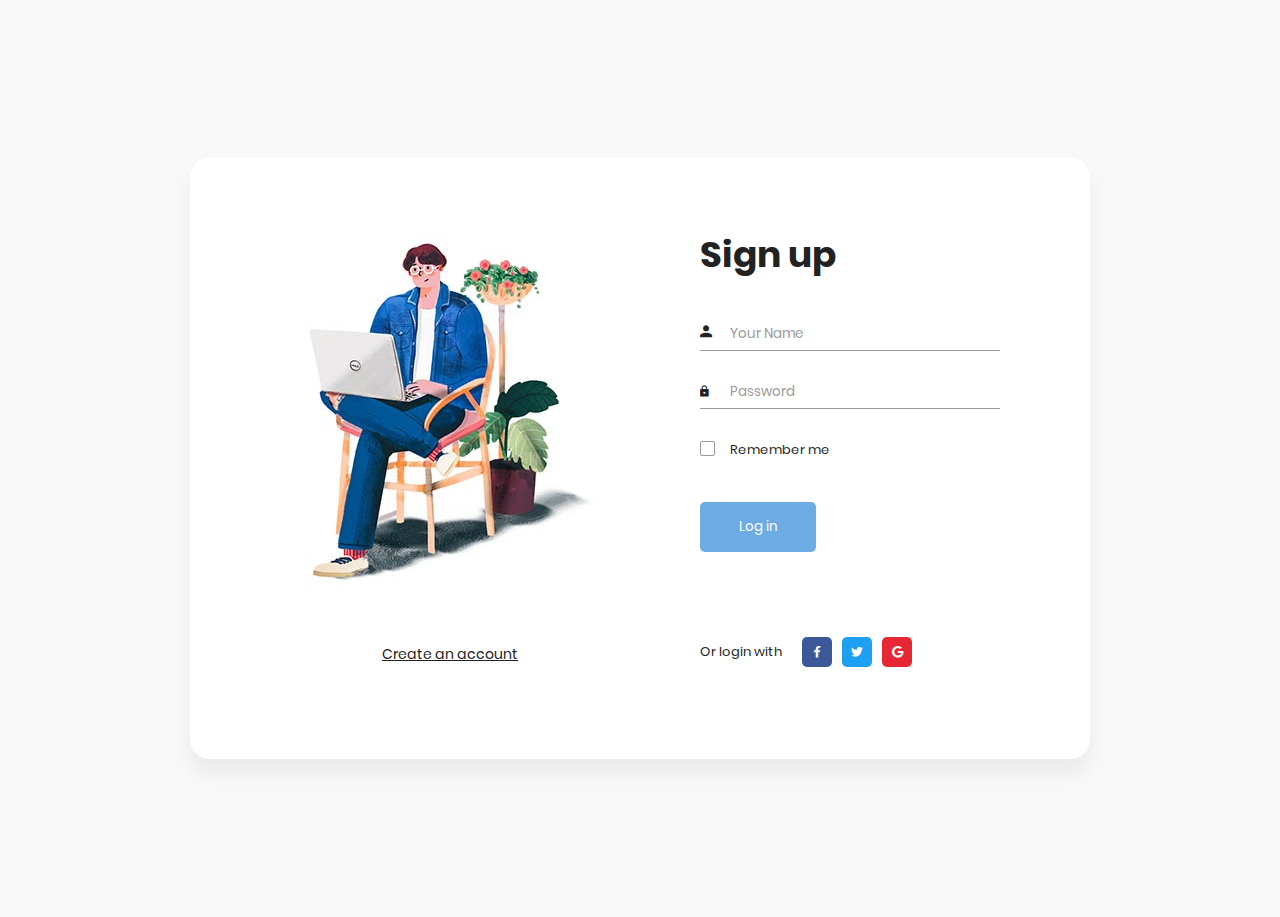
<file: FE/signin.html>
<!DOCTYPE html>
<html lang="en">
<head>
    <meta charset="UTF-8">
    <meta name="viewport" content="width=device-width, initial-scale=1.0">
    <meta http-equiv="X-UA-Compatible" content="ie=edge">
    <title>Sign Up Form by Colorlib</title>

    <!-- Font Icon -->
    <link rel="stylesheet" href="assets/fonts/material-icon/css/material-design-iconic-font.min.css">

    <!-- Main css -->
    <link rel="stylesheet" href="assets/css/style.css">
</head>
<body>

    <div class="main">

        <!-- Sing in  Form -->
        <section class="sign-in">
            <div class="container">
                <div class="signin-content">
                    <div class="signin-image">
                        <figure><img src="assets/images/signin-image.jpg" alt="sing up image"></figure>
                        <a href="../FE/signup.html" class="signup-image-link">Create an account</a>
                    </div>

                    <div class="signin-form">
                        <h2 class="form-title">Sign up</h2>
                        <form method="POST" class="register-form" id="login-form">
                            <div class="form-group">
                                <label for="your_name"><i class="zmdi zmdi-account material-icons-name"></i></label>
                                <input type="text" name="your_name" id="your_name" placeholder="Your Name"/>
                            </div>
                            <div class="form-group">
                                <label for="your_pass"><i class="zmdi zmdi-lock"></i></label>
                                <input type="password" name="your_pass" id="your_pass" placeholder="Password"/>
                            </div>
                            <div class="form-group">
                                <input type="checkbox" name="remember-me" id="remember-me" class="agree-term" />
                                <label for="remember-me" class="label-agree-term"><span><span></span></span>Remember me</label>
                            </div>
                            <div class="form-group form-button">
                                <input type="submit" name="signin" id="signin" class="form-submit" value="Log in"/>
                            </div>
                        </form>
                        <div class="social-login">
                            <span class="social-label">Or login with</span>
                            <ul class="socials">
                                <li><a href="#"><i class="display-flex-center zmdi zmdi-facebook"></i></a></li>
                                <li><a href="#"><i class="display-flex-center zmdi zmdi-twitter"></i></a></li>
                                <li><a href="#"><i class="display-flex-center zmdi zmdi-google"></i></a></li>
                            </ul>
                        </div>
                    </div>
                </div>
            </div>
        </section>

    </div>

    <!-- JS -->
    <script src="assets/vendor/jquery/jquery.min.js"></script>
    <script src="assets/js/main.js"></script>
</body><!-- This templates was made by Colorlib (https://colorlib.com) -->
</html>
</file>
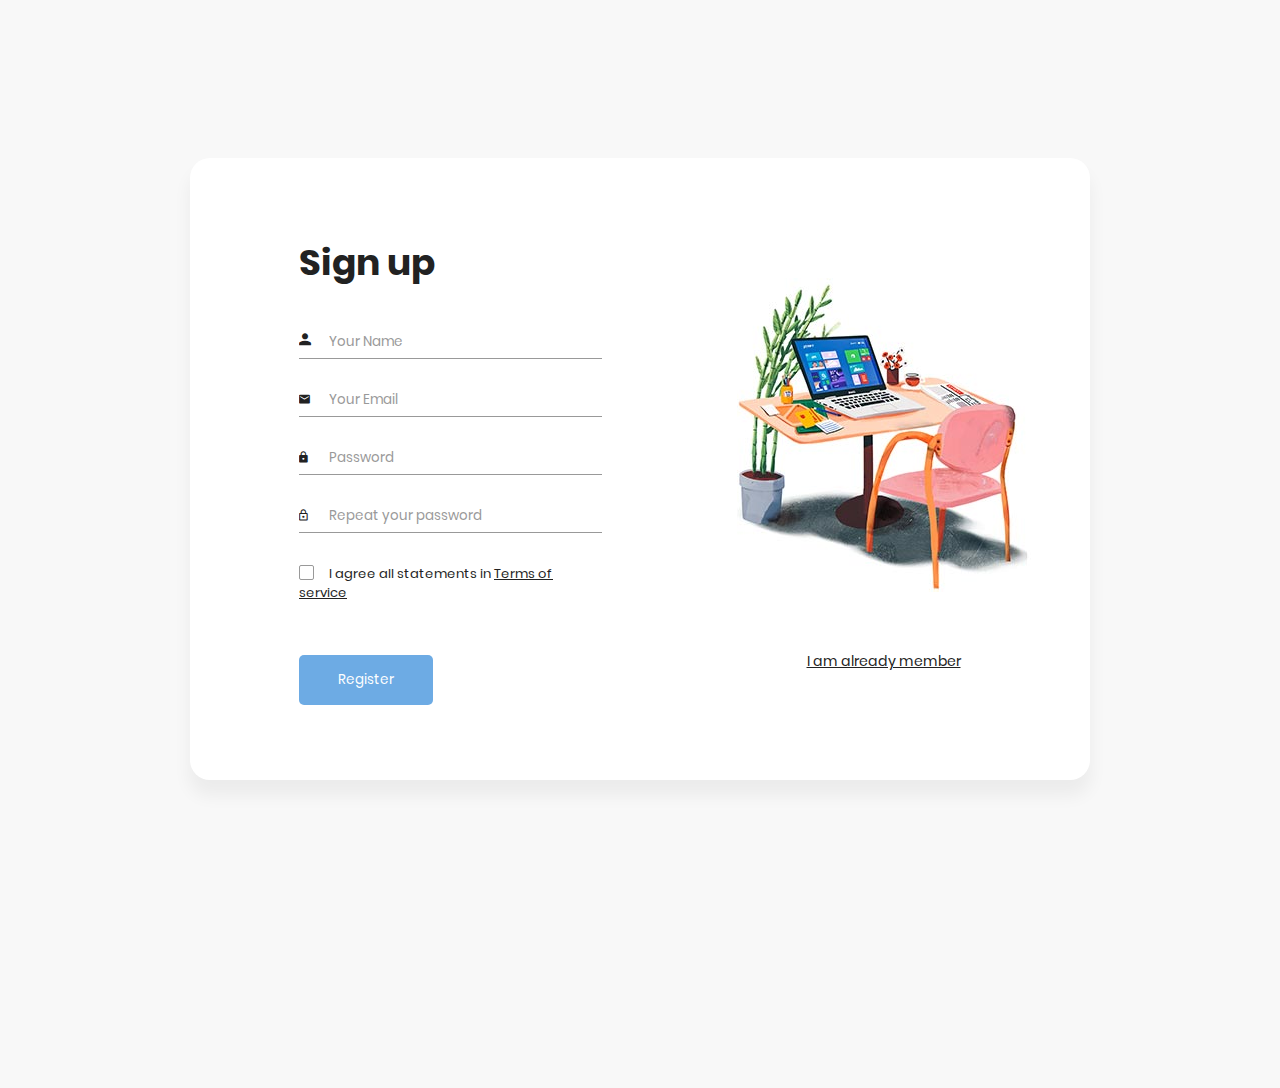
<file: FE/signup.html>
<!DOCTYPE html>
<html lang="en">
<head>
    <meta charset="UTF-8">
    <meta name="viewport" content="width=device-width, initial-scale=1.0">
    <meta http-equiv="X-UA-Compatible" content="ie=edge">
    <title>Sign Up Form by Colorlib</title>

    <!-- Font Icon -->
    <link rel="stylesheet" href="assets/fonts/material-icon/css/material-design-iconic-font.min.css">

    <!-- Main css -->
    <link rel="stylesheet" href="assets/css/style.css">
</head>
<body>

    <div class="main">

        <!-- Sign up form -->
        <section class="signup">
            <div class="container">
                <div class="signup-content">
                    <div class="signup-form">
                        <h2 class="form-title">Sign up</h2>
                        <form method="POST" class="register-form" id="register-form">
                            <div class="form-group">
                                <label for="name"><i class="zmdi zmdi-account material-icons-name"></i></label>
                                <input type="text" name="name" id="name" placeholder="Your Name"/>
                            </div>
                            <div class="form-group">
                                <label for="email"><i class="zmdi zmdi-email"></i></label>
                                <input type="email" name="email" id="email" placeholder="Your Email"/>
                            </div>
                            <div class="form-group">
                                <label for="pass"><i class="zmdi zmdi-lock"></i></label>
                                <input type="password" name="pass" id="pass" placeholder="Password"/>
                            </div>
                            <div class="form-group">
                                <label for="re-pass"><i class="zmdi zmdi-lock-outline"></i></label>
                                <input type="password" name="re_pass" id="re_pass" placeholder="Repeat your password"/>
                            </div>
                            <div class="form-group">
                                <input type="checkbox" name="agree-term" id="agree-term" class="agree-term" />
                                <label for="agree-term" class="label-agree-term"><span><span></span></span>I agree all statements in  <a href="#" class="term-service">Terms of service</a></label>
                            </div>
                            <div class="form-group form-button">
                                <input type="submit" name="signup" id="signup" class="form-submit" value="Register"/>
                            </div>
                        </form>
                    </div>
                    <div class="signup-image">
                        <figure><img src="assets/images/signup-image.jpg" alt="sing up image"></figure>
                        <a href="../FE/signin.html" class="signup-image-link">I am already member</a>
                    </div>
                </div>
            </div>
        </section>
    </div>

    <!-- JS -->
    <script src="assets/vendor/jquery/jquery.min.js"></script>
    <script src="assets/js/main.js"></script>
</body><!-- This templates was made by Colorlib (https://colorlib.com) -->
</html>
</file>
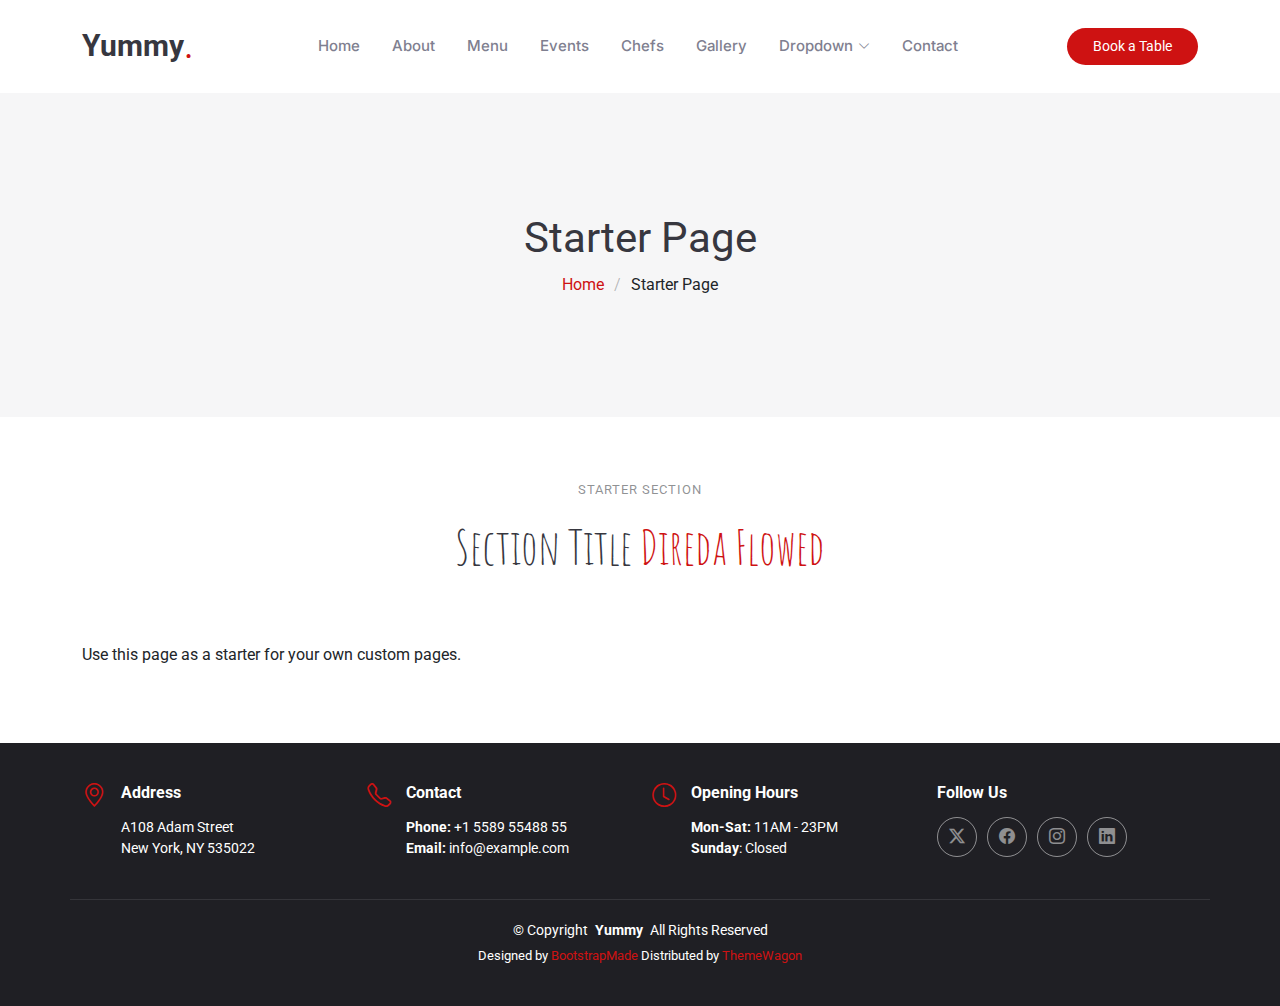
<file: FE/starter-page.html>
<!DOCTYPE html>
<html lang="en">

<head>
  <meta charset="utf-8">
  <meta content="width=device-width, initial-scale=1.0" name="viewport">
  <title>Starter Page - Yummy Bootstrap Template</title>
  <meta name="description" content="">
  <meta name="keywords" content="">

  <!-- Favicons -->
  <link href="assets/img/favicon.png" rel="icon">
  <link href="assets/img/apple-touch-icon.png" rel="apple-touch-icon">

  <!-- Fonts -->
  <link href="https://fonts.googleapis.com" rel="preconnect">
  <link href="https://fonts.gstatic.com" rel="preconnect" crossorigin>
  <link href="https://fonts.googleapis.com/css2?family=Roboto:ital,wght@0,100;0,300;0,400;0,500;0,700;0,900;1,100;1,300;1,400;1,500;1,700;1,900&family=Inter:wght@100;200;300;400;500;600;700;800;900&family=Amatic+SC:wght@400;700&display=swap" rel="stylesheet">

  <!-- Vendor CSS Files -->
  <link href="assets/vendor/bootstrap/css/bootstrap.min.css" rel="stylesheet">
  <link href="assets/vendor/bootstrap-icons/bootstrap-icons.css" rel="stylesheet">
  <link href="assets/vendor/aos/aos.css" rel="stylesheet">
  <link href="assets/vendor/glightbox/css/glightbox.min.css" rel="stylesheet">
  <link href="assets/vendor/swiper/swiper-bundle.min.css" rel="stylesheet">

  <!-- Main CSS File -->
  <link href="assets/css/main.css" rel="stylesheet">

  <!-- =======================================================
  * Template Name: Yummy
  * Template URL: https://bootstrapmade.com/yummy-bootstrap-restaurant-website-template/
  * Updated: Aug 07 2024 with Bootstrap v5.3.3
  * Author: BootstrapMade.com
  * License: https://bootstrapmade.com/license/
  ======================================================== -->
</head>

<body class="starter-page-page">

  <header id="header" class="header d-flex align-items-center sticky-top">
    <div class="container position-relative d-flex align-items-center justify-content-between">

      <a href="index.html" class="logo d-flex align-items-center me-auto me-xl-0">
        <!-- Uncomment the line below if you also wish to use an image logo -->
        <!-- <img src="assets/img/logo.png" alt=""> -->
        <h1 class="sitename">Yummy</h1>
        <span>.</span>
      </a>

      <nav id="navmenu" class="navmenu">
        <ul>
          <li><a href="#hero">Home<br></a></li>
          <li><a href="#about">About</a></li>
          <li><a href="#menu">Menu</a></li>
          <li><a href="#events">Events</a></li>
          <li><a href="#chefs">Chefs</a></li>
          <li><a href="#gallery">Gallery</a></li>
          <li class="dropdown"><a href="#"><span>Dropdown</span> <i class="bi bi-chevron-down toggle-dropdown"></i></a>
            <ul>
              <li><a href="#">Dropdown 1</a></li>
              <li class="dropdown"><a href="#"><span>Deep Dropdown</span> <i class="bi bi-chevron-down toggle-dropdown"></i></a>
                <ul>
                  <li><a href="#">Deep Dropdown 1</a></li>
                  <li><a href="#">Deep Dropdown 2</a></li>
                  <li><a href="#">Deep Dropdown 3</a></li>
                  <li><a href="#">Deep Dropdown 4</a></li>
                  <li><a href="#">Deep Dropdown 5</a></li>
                </ul>
              </li>
              <li><a href="#">Dropdown 2</a></li>
              <li><a href="#">Dropdown 3</a></li>
              <li><a href="#">Dropdown 4</a></li>
            </ul>
          </li>
          <li><a href="#contact">Contact</a></li>
        </ul>
        <i class="mobile-nav-toggle d-xl-none bi bi-list"></i>
      </nav>

      <a class="btn-getstarted" href="index.html#book-a-table">Book a Table</a>

    </div>
  </header>

  <main class="main">

    <!-- Page Title -->
    <div class="page-title" data-aos="fade">
      <div class="container">
        <h1>Starter Page</h1>
        <nav class="breadcrumbs">
          <ol>
            <li><a href="index.html">Home</a></li>
            <li class="current">Starter Page</li>
          </ol>
        </nav>
      </div>
    </div><!-- End Page Title -->

    <!-- Starter Section Section -->
    <section id="starter-section" class="starter-section section">

      <!-- Section Title -->
      <div class="container section-title" data-aos="fade-up">
        <h2>Starter Section</h2>
        <p><span>Section Title</span> <span class="description-title">Direda Flowed</span></p>
      </div><!-- End Section Title -->

      <div class="container" data-aos="fade-up">
        <p>Use this page as a starter for your own custom pages.</p>
      </div>

    </section><!-- /Starter Section Section -->

  </main>

  <footer id="footer" class="footer dark-background">

    <div class="container">
      <div class="row gy-3">
        <div class="col-lg-3 col-md-6 d-flex">
          <i class="bi bi-geo-alt icon"></i>
          <div class="address">
            <h4>Address</h4>
            <p>A108 Adam Street</p>
            <p>New York, NY 535022</p>
            <p></p>
          </div>

        </div>

        <div class="col-lg-3 col-md-6 d-flex">
          <i class="bi bi-telephone icon"></i>
          <div>
            <h4>Contact</h4>
            <p>
              <strong>Phone:</strong> <span>+1 5589 55488 55</span><br>
              <strong>Email:</strong> <span>info@example.com</span><br>
            </p>
          </div>
        </div>

        <div class="col-lg-3 col-md-6 d-flex">
          <i class="bi bi-clock icon"></i>
          <div>
            <h4>Opening Hours</h4>
            <p>
              <strong>Mon-Sat:</strong> <span>11AM - 23PM</span><br>
              <strong>Sunday</strong>: <span>Closed</span>
            </p>
          </div>
        </div>

        <div class="col-lg-3 col-md-6">
          <h4>Follow Us</h4>
          <div class="social-links d-flex">
            <a href="#" class="twitter"><i class="bi bi-twitter-x"></i></a>
            <a href="#" class="facebook"><i class="bi bi-facebook"></i></a>
            <a href="#" class="instagram"><i class="bi bi-instagram"></i></a>
            <a href="#" class="linkedin"><i class="bi bi-linkedin"></i></a>
          </div>
        </div>

      </div>
    </div>

    <div class="container copyright text-center mt-4">
      <p>© <span>Copyright</span> <strong class="px-1 sitename">Yummy</strong> <span>All Rights Reserved</span></p>
      <div class="credits">
        <!-- All the links in the footer should remain intact. -->
        <!-- You can delete the links only if you've purchased the pro version. -->
        <!-- Licensing information: https://bootstrapmade.com/license/ -->
        <!-- Purchase the pro version with working PHP/AJAX contact form: [buy-url] -->
        Designed by <a href="https://bootstrapmade.com/">BootstrapMade</a> Distributed by <a href="https://themewagon.com">ThemeWagon</a>
      </div>
    </div>

  </footer>

  <!-- Scroll Top -->
  <a href="#" id="scroll-top" class="scroll-top d-flex align-items-center justify-content-center"><i class="bi bi-arrow-up-short"></i></a>

  <!-- Preloader -->
  <div id="preloader"></div>

  <!-- Vendor JS Files -->
  <script src="assets/vendor/bootstrap/js/bootstrap.bundle.min.js"></script>
  <script src="assets/vendor/php-email-form/validate.js"></script>
  <script src="assets/vendor/aos/aos.js"></script>
  <script src="assets/vendor/glightbox/js/glightbox.min.js"></script>
  <script src="assets/vendor/purecounter/purecounter_vanilla.js"></script>
  <script src="assets/vendor/swiper/swiper-bundle.min.js"></script>

  <!-- Main JS File -->
  <script src="assets/js/main.js"></script>

</body>

</html>
</file>
<file: FE/assets/css/style.css>
/* @extend display-flex; */
display-flex, .display-flex, .display-flex-center, .signup-content, .signin-content, .social-login, .socials {
  display: flex;
  display: -webkit-flex; }

/* @extend list-type-ulli; */
list-type-ulli, .socials {
  list-style-type: none;
  margin: 0;
  padding: 0; }

/* poppins-300 - latin */
@font-face {
  font-family: 'Poppins';
  font-style: normal;
  font-weight: 300;
  src: url("../fonts/poppins/poppins-v5-latin-300.eot");
  /* IE9 Compat Modes */
  src: local("Poppins Light"), local("Poppins-Light"), url("../fonts/poppins/poppins-v5-latin-300.eot?#iefix") format("embedded-opentype"), url("../fonts/poppins/poppins-v5-latin-300.woff2") format("woff2"), url("../fonts/poppins/poppins-v5-latin-300.woff") format("woff"), url("../fonts/poppins/poppins-v5-latin-300.ttf") format("truetype"), url("../fonts/poppins/poppins-v5-latin-300.svg#Poppins") format("svg");
  /* Legacy iOS */ }
/* poppins-300italic - latin */
@font-face {
  font-family: 'Poppins';
  font-style: italic;
  font-weight: 300;
  src: url("../fonts/poppins/poppins-v5-latin-300italic.eot");
  /* IE9 Compat Modes */
  src: local("Poppins Light Italic"), local("Poppins-LightItalic"), url("../fonts/poppins/poppins-v5-latin-300italic.eot?#iefix") format("embedded-opentype"), url("../fonts/poppins/poppins-v5-latin-300italic.woff2") format("woff2"), url("../fonts/poppins/poppins-v5-latin-300italic.woff") format("woff"), url("../fonts/poppins/poppins-v5-latin-300italic.ttf") format("truetype"), url("../fonts/poppins/poppins-v5-latin-300italic.svg#Poppins") format("svg");
  /* Legacy iOS */ }
/* poppins-regular - latin */
@font-face {
  font-family: 'Poppins';
  font-style: normal;
  font-weight: 400;
  src: url("../fonts/poppins/poppins-v5-latin-regular.eot");
  /* IE9 Compat Modes */
  src: local("Poppins Regular"), local("Poppins-Regular"), url("../fonts/poppins/poppins-v5-latin-regular.eot?#iefix") format("embedded-opentype"), url("../fonts/poppins/poppins-v5-latin-regular.woff2") format("woff2"), url("../fonts/poppins/poppins-v5-latin-regular.woff") format("woff"), url("../fonts/poppins/poppins-v5-latin-regular.ttf") format("truetype"), url("../fonts/poppins/poppins-v5-latin-regular.svg#Poppins") format("svg");
  /* Legacy iOS */ }
/* poppins-italic - latin */
@font-face {
  font-family: 'Poppins';
  font-style: italic;
  font-weight: 400;
  src: url("../fonts/poppins/poppins-v5-latin-italic.eot");
  /* IE9 Compat Modes */
  src: local("Poppins Italic"), local("Poppins-Italic"), url("../fonts/poppins/poppins-v5-latin-italic.eot?#iefix") format("embedded-opentype"), url("../fonts/poppins/poppins-v5-latin-italic.woff2") format("woff2"), url("../fonts/poppins/poppins-v5-latin-italic.woff") format("woff"), url("../fonts/poppins/poppins-v5-latin-italic.ttf") format("truetype"), url("../fonts/poppins/poppins-v5-latin-italic.svg#Poppins") format("svg");
  /* Legacy iOS */ }
/* poppins-500 - latin */
@font-face {
  font-family: 'Poppins';
  font-style: normal;
  font-weight: 500;
  src: url("../fonts/poppins/poppins-v5-latin-500.eot");
  /* IE9 Compat Modes */
  src: local("Poppins Medium"), local("Poppins-Medium"), url("../fonts/poppins/poppins-v5-latin-500.eot?#iefix") format("embedded-opentype"), url("../fonts/poppins/poppins-v5-latin-500.woff2") format("woff2"), url("../fonts/poppins/poppins-v5-latin-500.woff") format("woff"), url("../fonts/poppins/poppins-v5-latin-500.ttf") format("truetype"), url("../fonts/poppins/poppins-v5-latin-500.svg#Poppins") format("svg");
  /* Legacy iOS */ }
/* poppins-500italic - latin */
@font-face {
  font-family: 'Poppins';
  font-style: italic;
  font-weight: 500;
  src: url("../fonts/poppins/poppins-v5-latin-500italic.eot");
  /* IE9 Compat Modes */
  src: local("Poppins Medium Italic"), local("Poppins-MediumItalic"), url("../fonts/poppins/poppins-v5-latin-500italic.eot?#iefix") format("embedded-opentype"), url("../fonts/poppins/poppins-v5-latin-500italic.woff2") format("woff2"), url("../fonts/poppins/poppins-v5-latin-500italic.woff") format("woff"), url("../fonts/poppins/poppins-v5-latin-500italic.ttf") format("truetype"), url("../fonts/poppins/poppins-v5-latin-500italic.svg#Poppins") format("svg");
  /* Legacy iOS */ }
/* poppins-600 - latin */
@font-face {
  font-family: 'Poppins';
  font-style: normal;
  font-weight: 600;
  src: url("../fonts/poppins/poppins-v5-latin-600.eot");
  /* IE9 Compat Modes */
  src: local("Poppins SemiBold"), local("Poppins-SemiBold"), url("../fonts/poppins/poppins-v5-latin-600.eot?#iefix") format("embedded-opentype"), url("../fonts/poppins/poppins-v5-latin-600.woff2") format("woff2"), url("../fonts/poppins/poppins-v5-latin-600.woff") format("woff"), url("../fonts/poppins/poppins-v5-latin-600.ttf") format("truetype"), url("../fonts/poppins/poppins-v5-latin-600.svg#Poppins") format("svg");
  /* Legacy iOS */ }
/* poppins-700 - latin */
@font-face {
  font-family: 'Poppins';
  font-style: normal;
  font-weight: 700;
  src: url("../fonts/poppins/poppins-v5-latin-700.eot");
  /* IE9 Compat Modes */
  src: local("Poppins Bold"), local("Poppins-Bold"), url("../fonts/poppins/poppins-v5-latin-700.eot?#iefix") format("embedded-opentype"), url("../fonts/poppins/poppins-v5-latin-700.woff2") format("woff2"), url("../fonts/poppins/poppins-v5-latin-700.woff") format("woff"), url("../fonts/poppins/poppins-v5-latin-700.ttf") format("truetype"), url("../fonts/poppins/poppins-v5-latin-700.svg#Poppins") format("svg");
  /* Legacy iOS */ }
/* poppins-700italic - latin */
@font-face {
  font-family: 'Poppins';
  font-style: italic;
  font-weight: 700;
  src: url("../fonts/poppins/poppins-v5-latin-700italic.eot");
  /* IE9 Compat Modes */
  src: local("Poppins Bold Italic"), local("Poppins-BoldItalic"), url("../fonts/poppins/poppins-v5-latin-700italic.eot?#iefix") format("embedded-opentype"), url("../fonts/poppins/poppins-v5-latin-700italic.woff2") format("woff2"), url("../fonts/poppins/poppins-v5-latin-700italic.woff") format("woff"), url("../fonts/poppins/poppins-v5-latin-700italic.ttf") format("truetype"), url("../fonts/poppins/poppins-v5-latin-700italic.svg#Poppins") format("svg");
  /* Legacy iOS */ }
/* poppins-800 - latin */
@font-face {
  font-family: 'Poppins';
  font-style: normal;
  font-weight: 800;
  src: url("../fonts/poppins/poppins-v5-latin-800.eot");
  /* IE9 Compat Modes */
  src: local("Poppins ExtraBold"), local("Poppins-ExtraBold"), url("../fonts/poppins/poppins-v5-latin-800.eot?#iefix") format("embedded-opentype"), url("../fonts/poppins/poppins-v5-latin-800.woff2") format("woff2"), url("../fonts/poppins/poppins-v5-latin-800.woff") format("woff"), url("../fonts/poppins/poppins-v5-latin-800.ttf") format("truetype"), url("../fonts/poppins/poppins-v5-latin-800.svg#Poppins") format("svg");
  /* Legacy iOS */ }
/* poppins-800italic - latin */
@font-face {
  font-family: 'Poppins';
  font-style: italic;
  font-weight: 800;
  src: url("../fonts/poppins/poppins-v5-latin-800italic.eot");
  /* IE9 Compat Modes */
  src: local("Poppins ExtraBold Italic"), local("Poppins-ExtraBoldItalic"), url("../fonts/poppins/poppins-v5-latin-800italic.eot?#iefix") format("embedded-opentype"), url("../fonts/poppins/poppins-v5-latin-800italic.woff2") format("woff2"), url("../fonts/poppins/poppins-v5-latin-800italic.woff") format("woff"), url("../fonts/poppins/poppins-v5-latin-800italic.ttf") format("truetype"), url("../fonts/poppins/poppins-v5-latin-800italic.svg#Poppins") format("svg");
  /* Legacy iOS */ }
/* poppins-900 - latin */
@font-face {
  font-family: 'Poppins';
  font-style: normal;
  font-weight: 900;
  src: url("../fonts/poppins/poppins-v5-latin-900.eot");
  /* IE9 Compat Modes */
  src: local("Poppins Black"), local("Poppins-Black"), url("../fonts/poppins/poppins-v5-latin-900.eot?#iefix") format("embedded-opentype"), url("../fonts/poppins/poppins-v5-latin-900.woff2") format("woff2"), url("../fonts/poppins/poppins-v5-latin-900.woff") format("woff"), url("../fonts/poppins/poppins-v5-latin-900.ttf") format("truetype"), url("../fonts/poppins/poppins-v5-latin-900.svg#Poppins") format("svg");
  /* Legacy iOS */ }
a:focus, a:active {
  text-decoration: none;
  outline: none;
  transition: all 300ms ease 0s;
  -moz-transition: all 300ms ease 0s;
  -webkit-transition: all 300ms ease 0s;
  -o-transition: all 300ms ease 0s;
  -ms-transition: all 300ms ease 0s; }

input, select, textarea {
  outline: none;
  appearance: unset !important;
  -moz-appearance: unset !important;
  -webkit-appearance: unset !important;
  -o-appearance: unset !important;
  -ms-appearance: unset !important; }

input::-webkit-outer-spin-button, input::-webkit-inner-spin-button {
  appearance: none !important;
  -moz-appearance: none !important;
  -webkit-appearance: none !important;
  -o-appearance: none !important;
  -ms-appearance: none !important;
  margin: 0; }

input:focus, select:focus, textarea:focus {
  outline: none;
  box-shadow: none !important;
  -moz-box-shadow: none !important;
  -webkit-box-shadow: none !important;
  -o-box-shadow: none !important;
  -ms-box-shadow: none !important; }

input[type=checkbox] {
  appearance: checkbox !important;
  -moz-appearance: checkbox !important;
  -webkit-appearance: checkbox !important;
  -o-appearance: checkbox !important;
  -ms-appearance: checkbox !important; }

input[type=radio] {
  appearance: radio !important;
  -moz-appearance: radio !important;
  -webkit-appearance: radio !important;
  -o-appearance: radio !important;
  -ms-appearance: radio !important; }

img {
  max-width: 100%;
  height: auto; }

figure {
  margin: 0; }

p {
  margin-bottom: 0px;
  font-size: 15px;
  color: #777; }

h2 {
  line-height: 1.66;
  margin: 0;
  padding: 0;
  font-weight: bold;
  color: #222;
  font-family: Poppins;
  font-size: 36px; }

.main {
  background: #f8f8f8;
  padding: 150px 0; }

.clear {
  clear: both; }

body {
  font-size: 13px;
  line-height: 1.8;
  color: #222;
  background: #f8f8f8;
  font-weight: 400;
  font-family: Poppins; }

.container {
  width: 900px;
  background: #fff;
  margin: 0 auto;
  box-shadow: 0px 15px 16.83px 0.17px rgba(0, 0, 0, 0.05);
  -moz-box-shadow: 0px 15px 16.83px 0.17px rgba(0, 0, 0, 0.05);
  -webkit-box-shadow: 0px 15px 16.83px 0.17px rgba(0, 0, 0, 0.05);
  -o-box-shadow: 0px 15px 16.83px 0.17px rgba(0, 0, 0, 0.05);
  -ms-box-shadow: 0px 15px 16.83px 0.17px rgba(0, 0, 0, 0.05);
  border-radius: 20px;
  -moz-border-radius: 20px;
  -webkit-border-radius: 20px;
  -o-border-radius: 20px;
  -ms-border-radius: 20px; }

.display-flex {
  justify-content: space-between;
  -moz-justify-content: space-between;
  -webkit-justify-content: space-between;
  -o-justify-content: space-between;
  -ms-justify-content: space-between;
  align-items: center;
  -moz-align-items: center;
  -webkit-align-items: center;
  -o-align-items: center;
  -ms-align-items: center; }

.display-flex-center {
  justify-content: center;
  -moz-justify-content: center;
  -webkit-justify-content: center;
  -o-justify-content: center;
  -ms-justify-content: center;
  align-items: center;
  -moz-align-items: center;
  -webkit-align-items: center;
  -o-align-items: center;
  -ms-align-items: center; }

.position-center {
  position: absolute;
  top: 50%;
  left: 50%;
  transform: translate(-50%, -50%);
  -moz-transform: translate(-50%, -50%);
  -webkit-transform: translate(-50%, -50%);
  -o-transform: translate(-50%, -50%);
  -ms-transform: translate(-50%, -50%); }

.signup {
  margin-bottom: 150px; }

.signup-content {
  padding: 75px 0; }

.signup-form, .signup-image, .signin-form, .signin-image {
  width: 50%;
  overflow: hidden; }

.signup-image {
  margin: 0 55px; }

.form-title {
  margin-bottom: 33px; }

.signup-image {
  margin-top: 45px; }

figure {
  margin-bottom: 50px;
  text-align: center; }

.form-submit {
  display: inline-block;
  background: #6dabe4;
  color: #fff;
  border-bottom: none;
  width: auto;
  padding: 15px 39px;
  border-radius: 5px;
  -moz-border-radius: 5px;
  -webkit-border-radius: 5px;
  -o-border-radius: 5px;
  -ms-border-radius: 5px;
  margin-top: 25px;
  cursor: pointer; }
  .form-submit:hover {
    background: #4292dc; }

#signin {
  margin-top: 16px; }

.signup-image-link {
  font-size: 14px;
  color: #222;
  display: block;
  text-align: center; }

.term-service {
  font-size: 13px;
  color: #222; }

.signup-form {
  margin-left: 75px;
  margin-right: 75px;
  padding-left: 34px; }

.register-form {
  width: 100%; }

.form-group {
  position: relative;
  margin-bottom: 25px;
  overflow: hidden; }
  .form-group:last-child {
    margin-bottom: 0px; }

input {
  width: 100%;
  display: block;
  border: none;
  border-bottom: 1px solid #999;
  padding: 6px 30px;
  font-family: Poppins;
  box-sizing: border-box; }
  input::-webkit-input-placeholder {
    color: #999; }
  input::-moz-placeholder {
    color: #999; }
  input:-ms-input-placeholder {
    color: #999; }
  input:-moz-placeholder {
    color: #999; }
  input:focus {
    border-bottom: 1px solid #222; }
    input:focus::-webkit-input-placeholder {
      color: #222; }
    input:focus::-moz-placeholder {
      color: #222; }
    input:focus:-ms-input-placeholder {
      color: #222; }
    input:focus:-moz-placeholder {
      color: #222; }

input[type=checkbox]:not(old) {
  width: 2em;
  margin: 0;
  padding: 0;
  font-size: 1em;
  display: none; }

input[type=checkbox]:not(old) + label {
  display: inline-block;
  line-height: 1.5em;
  margin-top: 6px; }

input[type=checkbox]:not(old) + label > span {
  display: inline-block;
  width: 13px;
  height: 13px;
  margin-right: 15px;
  margin-bottom: 3px;
  border: 1px solid #999;
  border-radius: 2px;
  -moz-border-radius: 2px;
  -webkit-border-radius: 2px;
  -o-border-radius: 2px;
  -ms-border-radius: 2px;
  background: white;
  background-image: -moz-linear-gradient(white, white);
  background-image: -ms-linear-gradient(white, white);
  background-image: -o-linear-gradient(white, white);
  background-image: -webkit-linear-gradient(white, white);
  background-image: linear-gradient(white, white);
  vertical-align: bottom; }

input[type=checkbox]:not(old):checked + label > span {
  background-image: -moz-linear-gradient(white, white);
  background-image: -ms-linear-gradient(white, white);
  background-image: -o-linear-gradient(white, white);
  background-image: -webkit-linear-gradient(white, white);
  background-image: linear-gradient(white, white); }

input[type=checkbox]:not(old):checked + label > span:before {
  content: '\f26b';
  display: block;
  color: #222;
  font-size: 11px;
  line-height: 1.2;
  text-align: center;
  font-family: 'Material-Design-Iconic-Font';
  font-weight: bold; }

.agree-term {
  display: inline-block;
  width: auto; }

label {
  position: absolute;
  left: 0;
  top: 50%;
  transform: translateY(-50%);
  -moz-transform: translateY(-50%);
  -webkit-transform: translateY(-50%);
  -o-transform: translateY(-50%);
  -ms-transform: translateY(-50%);
  color: #222; }

.label-has-error {
  top: 22%; }

label.error {
  position: relative;
  background: url("../images/unchecked.gif") no-repeat;
  background-position-y: 3px;
  padding-left: 20px;
  display: block;
  margin-top: 20px; }

label.valid {
  display: block;
  position: absolute;
  right: 0;
  left: auto;
  margin-top: -6px;
  width: 20px;
  height: 20px;
  background: transparent; }
  label.valid:after {
    font-family: 'Material-Design-Iconic-Font';
    content: '\f269';
    width: 100%;
    height: 100%;
    position: absolute;
    /* right: 0; */
    font-size: 16px;
    color: green; }

.label-agree-term {
  position: relative;
  top: 0%;
  transform: translateY(0);
  -moz-transform: translateY(0);
  -webkit-transform: translateY(0);
  -o-transform: translateY(0);
  -ms-transform: translateY(0); }

.material-icons-name {
  font-size: 18px; }

.signin-content {
  padding-top: 67px;
  padding-bottom: 87px; }

.social-login {
  align-items: center;
  -moz-align-items: center;
  -webkit-align-items: center;
  -o-align-items: center;
  -ms-align-items: center;
  margin-top: 80px; }

.social-label {
  display: inline-block;
  margin-right: 15px; }

.socials li {
  padding: 5px; }
  .socials li:last-child {
    margin-right: 0px; }
  .socials li a {
    text-decoration: none; }
    .socials li a i {
      width: 30px;
      height: 30px;
      color: #fff;
      font-size: 14px;
      border-radius: 5px;
      -moz-border-radius: 5px;
      -webkit-border-radius: 5px;
      -o-border-radius: 5px;
      -ms-border-radius: 5px;
      transform: translateZ(0);
      -moz-transform: translateZ(0);
      -webkit-transform: translateZ(0);
      -o-transform: translateZ(0);
      -ms-transform: translateZ(0);
      -webkit-transition-duration: 0.3s;
      transition-duration: 0.3s;
      -webkit-transition-property: transform;
      transition-property: transform;
      -webkit-transition-timing-function: ease-out;
      transition-timing-function: ease-out; }
  .socials li:hover a i {
    -webkit-transform: scale(1.3) translateZ(0);
    transform: scale(1.3) translateZ(0); }

.zmdi-facebook {
  background: #3b5998; }

.zmdi-twitter {
  background: #1da0f2; }

.zmdi-google {
  background: #e72734; }

.signin-form {
  margin-right: 90px;
  margin-left: 80px; }

.signin-image {
  margin-left: 110px;
  margin-right: 20px;
  margin-top: 10px; }

@media screen and (max-width: 1200px) {
  .container {
    width: calc( 100% - 30px);
    max-width: 100%; } }
@media screen and (min-width: 1024px) {
  .container {
    max-width: 1200px; } }
@media screen and (max-width: 768px) {
  .signup-content, .signin-content {
    flex-direction: column;
    -moz-flex-direction: column;
    -webkit-flex-direction: column;
    -o-flex-direction: column;
    -ms-flex-direction: column;
    justify-content: center;
    -moz-justify-content: center;
    -webkit-justify-content: center;
    -o-justify-content: center;
    -ms-justify-content: center; }

  .signup-form {
    margin-left: 0px;
    margin-right: 0px;
    padding-left: 0px;
    /* box-sizing: border-box; */
    padding: 0 30px; }

  .signin-image {
    margin-left: 0px;
    margin-right: 0px;
    margin-top: 50px;
    order: 2;
    -moz-order: 2;
    -webkit-order: 2;
    -o-order: 2;
    -ms-order: 2; }

  .signup-form, .signup-image, .signin-form, .signin-image {
    width: auto; }

  .social-login {
    justify-content: center;
    -moz-justify-content: center;
    -webkit-justify-content: center;
    -o-justify-content: center;
    -ms-justify-content: center; }

  .form-button {
    text-align: center; }

  .signin-form {
    order: 1;
    -moz-order: 1;
    -webkit-order: 1;
    -o-order: 1;
    -ms-order: 1;
    margin-right: 0px;
    margin-left: 0px;
    padding: 0 30px; }

  .form-title {
    text-align: center; } }
@media screen and (max-width: 400px) {
  .social-login {
    flex-direction: column;
    -moz-flex-direction: column;
    -webkit-flex-direction: column;
    -o-flex-direction: column;
    -ms-flex-direction: column; }

  .social-label {
    margin-right: 0px;
    margin-bottom: 10px; } }

/*# sourceMappingURL=style.css.map */
</file>
<file: FE/assets/css/main.css>
/**
* Template Name: Yummy
* Template URL: https://bootstrapmade.com/yummy-bootstrap-restaurant-website-template/
* Updated: Aug 07 2024 with Bootstrap v5.3.3
* Author: BootstrapMade.com
* License: https://bootstrapmade.com/license/
*/

/*--------------------------------------------------------------
# Font & Color Variables
# Help: https://bootstrapmade.com/color-system/
--------------------------------------------------------------*/
/* Fonts */
:root {
  --default-font: "Roboto",  system-ui, -apple-system, "Segoe UI", Roboto, "Helvetica Neue", Arial, "Noto Sans", "Liberation Sans", sans-serif, "Apple Color Emoji", "Segoe UI Emoji", "Segoe UI Symbol", "Noto Color Emoji";
  --heading-font: "Amatic SC",  sans-serif;
  --nav-font: "Inter",  sans-serif;
}

/* Global Colors - The following color variables are used throughout the website. Updating them here will change the color scheme of the entire website */
:root { 
  --background-color: #ffffff; /* Background color for the entire website, including individual sections */
  --default-color: #212529; /* Default color used for the majority of the text content across the entire website */
  --heading-color: #37373f; /* Color for headings, subheadings and title throughout the website */
  --accent-color: #ce1212; /* Accent color that represents your brand on the website. It's used for buttons, links, and other elements that need to stand out */
  --surface-color: #ffffff; /* The surface color is used as a background of boxed elements within sections, such as cards, icon boxes, or other elements that require a visual separation from the global background. */
  --contrast-color: #ffffff; /* Contrast color for text, ensuring readability against backgrounds of accent, heading, or default colors. */
}

/* Nav Menu Colors - The following color variables are used specifically for the navigation menu. They are separate from the global colors to allow for more customization options */
:root {
  --nav-color: #7f7f90;  /* The default color of the main navmenu links */
  --nav-hover-color: #ce1212; /* Applied to main navmenu links when they are hovered over or active */
  --nav-mobile-background-color: #ffffff; /* Used as the background color for mobile navigation menu */
  --nav-dropdown-background-color: #ffffff; /* Used as the background color for dropdown items that appear when hovering over primary navigation items */
  --nav-dropdown-color: #7f7f90; /* Used for navigation links of the dropdown items in the navigation menu. */
  --nav-dropdown-hover-color: #ce1212; /* Similar to --nav-hover-color, this color is applied to dropdown navigation links when they are hovered over. */
}

/* Color Presets - These classes override global colors when applied to any section or element, providing reuse of the sam color scheme. */

.light-background {
  --background-color: #f2f2f2;
  --surface-color: #ffffff;
}

.dark-background {
  --background-color: #1f1f24;
  --default-color: #ffffff;
  --heading-color: #ffffff;
  --surface-color: #37373f;
  --contrast-color: #ffffff;
}

/* Smooth scroll */
:root {
  scroll-behavior: smooth;
}

/*--------------------------------------------------------------
# General Styling & Shared Classes
--------------------------------------------------------------*/
body {
  color: var(--default-color);
  background-color: var(--background-color);
  font-family: var(--default-font);
}

a {
  color: var(--accent-color);
  text-decoration: none;
  transition: 0.3s;
}

a:hover {
  color: color-mix(in srgb, var(--accent-color), transparent 25%);
  text-decoration: none;
}

h1,
h2,
h3,
h4,
h5,
h6 {
  color: var(--heading-color);
  font-family: var(--heading-font);
}

/* Pulsating Play Button
------------------------------*/
.pulsating-play-btn {
  width: 94px;
  height: 94px;
  background: radial-gradient(var(--accent-color) 50%, color-mix(in srgb, var(--accent-color), transparent 75%) 52%);
  border-radius: 50%;
  display: block;
  position: relative;
  overflow: hidden;
}

.pulsating-play-btn:before {
  content: "";
  position: absolute;
  width: 120px;
  height: 120px;
  animation-delay: 0s;
  animation: pulsate-play-btn 2s;
  animation-direction: forwards;
  animation-iteration-count: infinite;
  animation-timing-function: steps;
  opacity: 1;
  border-radius: 50%;
  border: 5px solid color-mix(in srgb, var(--accent-color), transparent 30%);
  top: -15%;
  left: -15%;
  background: rgba(198, 16, 0, 0);
}

.pulsating-play-btn:after {
  content: "";
  position: absolute;
  left: 50%;
  top: 50%;
  transform: translateX(-40%) translateY(-50%);
  width: 0;
  height: 0;
  border-top: 10px solid transparent;
  border-bottom: 10px solid transparent;
  border-left: 15px solid #fff;
  z-index: 100;
  transition: all 400ms cubic-bezier(0.55, 0.055, 0.675, 0.19);
}

.pulsating-play-btn:hover:before {
  content: "";
  position: absolute;
  left: 50%;
  top: 50%;
  transform: translateX(-40%) translateY(-50%);
  width: 0;
  height: 0;
  border: none;
  border-top: 10px solid transparent;
  border-bottom: 10px solid transparent;
  border-left: 15px solid #fff;
  z-index: 200;
  animation: none;
  border-radius: 0;
}

.pulsating-play-btn:hover:after {
  border-left: 15px solid var(--accent-color);
  transform: scale(20);
}

@keyframes pulsate-play-btn {
  0% {
    transform: scale(0.6, 0.6);
    opacity: 1;
  }

  100% {
    transform: scale(1, 1);
    opacity: 0;
  }
}

/* PHP Email Form Messages
------------------------------*/
.php-email-form .error-message {
  display: none;
  background: #df1529;
  color: #ffffff;
  text-align: left;
  padding: 15px;
  margin-bottom: 24px;
  font-weight: 600;
}

.php-email-form .sent-message {
  display: none;
  color: #ffffff;
  background: #059652;
  text-align: center;
  padding: 15px;
  margin-bottom: 24px;
  font-weight: 600;
}

.php-email-form .loading {
  display: none;
  background: var(--surface-color);
  text-align: center;
  padding: 15px;
  margin-bottom: 24px;
}

.php-email-form .loading:before {
  content: "";
  display: inline-block;
  border-radius: 50%;
  width: 24px;
  height: 24px;
  margin: 0 10px -6px 0;
  border: 3px solid var(--accent-color);
  border-top-color: var(--surface-color);
  animation: php-email-form-loading 1s linear infinite;
}

@keyframes php-email-form-loading {
  0% {
    transform: rotate(0deg);
  }

  100% {
    transform: rotate(360deg);
  }
}

/*--------------------------------------------------------------
# Global Header
--------------------------------------------------------------*/
.header {
  color: var(--default-color);
  background-color: var(--background-color);
  padding: 20px 0;
  transition: all 0.5s;
  z-index: 997;
}

.header .logo {
  line-height: 1;
}

.header .logo img {
  max-height: 36px;
  margin-right: 8px;
}

.header .logo h1 {
  font-size: 30px;
  margin: 0;
  font-weight: 700;
  color: var(--heading-color);
  font-family: var(--default-font);
}

.header .logo span {
  color: var(--accent-color);
  font-size: 36px;
}

.header .btn-getstarted,
.header .btn-getstarted:focus {
  color: var(--contrast-color);
  background: var(--accent-color);
  font-size: 14px;
  padding: 8px 26px;
  margin: 0;
  border-radius: 50px;
  transition: 0.3s;
}

.header .btn-getstarted:hover,
.header .btn-getstarted:focus:hover {
  color: var(--contrast-color);
  background: color-mix(in srgb, var(--accent-color), transparent 15%);
}

@media (max-width: 1200px) {
  .header .logo {
    order: 1;
  }

  .header .btn-getstarted {
    order: 2;
    margin: 0 15px 0 0;
    padding: 6px 20px;
  }

  .header .navmenu {
    order: 3;
  }
}

.scrolled .header {
  box-shadow: 0px 0 18px rgba(0, 0, 0, 0.1);
}

/*--------------------------------------------------------------
# Navigation Menu
--------------------------------------------------------------*/
/* Desktop Navigation */
@media (min-width: 1200px) {
  .navmenu {
    padding: 0;
  }

  .navmenu ul {
    margin: 0;
    padding: 0;
    display: flex;
    list-style: none;
    align-items: center;
  }

  .navmenu li {
    position: relative;
  }

  .navmenu>ul>li {
    white-space: nowrap;
    padding: 15px 14px;
  }

  .navmenu>ul>li:last-child {
    padding-right: 0;
  }

  .navmenu a,
  .navmenu a:focus {
    color: var(--nav-color);
    font-size: 15px;
    padding: 0 2px;
    font-family: var(--nav-font);
    font-weight: 500;
    display: flex;
    align-items: center;
    justify-content: space-between;
    white-space: nowrap;
    transition: 0.3s;
    position: relative;
  }

  .navmenu a i,
  .navmenu a:focus i {
    font-size: 12px;
    line-height: 0;
    margin-left: 5px;
    transition: 0.3s;
  }

  .navmenu>ul>li>a:before {
    content: "";
    position: absolute;
    height: 2px;
    bottom: -6px;
    left: 0;
    background-color: var(--nav-hover-color);
    visibility: hidden;
    width: 0px;
    transition: all 0.3s ease-in-out 0s;
  }

  .navmenu a:hover:before,
  .navmenu li:hover>a:before,
  .navmenu .active:before {
    visibility: visible;
    width: 100%;
  }

  .navmenu li:hover>a,
  .navmenu .active,
  .navmenu .active:focus {
    color: color-mix(in srgb, var(--nav-color) 80%, black 50%);
  }

  .navmenu .dropdown ul {
    margin: 0;
    padding: 10px 0;
    background: var(--nav-dropdown-background-color);
    display: block;
    position: absolute;
    visibility: hidden;
    left: 14px;
    top: 130%;
    opacity: 0;
    transition: 0.3s;
    border-radius: 4px;
    z-index: 99;
    box-shadow: 0px 0px 30px rgba(0, 0, 0, 0.1);
  }

  .navmenu .dropdown ul li {
    min-width: 200px;
  }

  .navmenu .dropdown ul a {
    padding: 10px 20px;
    font-size: 15px;
    text-transform: none;
    color: var(--nav-dropdown-color);
  }

  .navmenu .dropdown ul a i {
    font-size: 12px;
  }

  .navmenu .dropdown ul a:hover,
  .navmenu .dropdown ul .active:hover,
  .navmenu .dropdown ul li:hover>a {
    color: var(--nav-dropdown-hover-color);
  }

  .navmenu .dropdown:hover>ul {
    opacity: 1;
    top: 100%;
    visibility: visible;
  }

  .navmenu .dropdown .dropdown ul {
    top: 0;
    left: -90%;
    visibility: hidden;
  }

  .navmenu .dropdown .dropdown:hover>ul {
    opacity: 1;
    top: 0;
    left: -100%;
    visibility: visible;
  }
}

/* Mobile Navigation */
@media (max-width: 1199px) {
  .mobile-nav-toggle {
    color: var(--nav-color);
    font-size: 28px;
    line-height: 0;
    margin-right: 10px;
    cursor: pointer;
    transition: color 0.3s;
  }

  .navmenu {
    padding: 0;
    z-index: 9997;
  }

  .navmenu ul {
    display: none;
    list-style: none;
    position: absolute;
    inset: 60px 20px 20px 20px;
    padding: 10px 0;
    margin: 0;
    border-radius: 6px;
    background-color: var(--nav-mobile-background-color);
    border: 1px solid color-mix(in srgb, var(--default-color), transparent 90%);
    box-shadow: none;
    overflow-y: auto;
    transition: 0.3s;
    z-index: 9998;
  }

  .navmenu a,
  .navmenu a:focus {
    color: var(--nav-dropdown-color);
    padding: 10px 20px;
    font-family: var(--nav-font);
    font-size: 17px;
    font-weight: 500;
    display: flex;
    align-items: center;
    justify-content: space-between;
    white-space: nowrap;
    transition: 0.3s;
  }

  .navmenu a i,
  .navmenu a:focus i {
    font-size: 12px;
    line-height: 0;
    margin-left: 5px;
    width: 30px;
    height: 30px;
    display: flex;
    align-items: center;
    justify-content: center;
    border-radius: 50%;
    transition: 0.3s;
    background-color: color-mix(in srgb, var(--accent-color), transparent 90%);
  }

  .navmenu a i:hover,
  .navmenu a:focus i:hover {
    background-color: var(--accent-color);
    color: var(--contrast-color);
  }

  .navmenu a:hover,
  .navmenu .active,
  .navmenu .active:focus {
    color: var(--nav-dropdown-hover-color);
  }

  .navmenu .active i,
  .navmenu .active:focus i {
    background-color: var(--accent-color);
    color: var(--contrast-color);
    transform: rotate(180deg);
  }

  .navmenu .dropdown ul {
    position: static;
    display: none;
    z-index: 99;
    padding: 10px 0;
    margin: 10px 20px;
    background-color: var(--nav-dropdown-background-color);
    transition: all 0.5s ease-in-out;
  }

  .navmenu .dropdown ul ul {
    background-color: rgba(33, 37, 41, 0.1);
  }

  .navmenu .dropdown>.dropdown-active {
    display: block;
    background-color: rgba(33, 37, 41, 0.03);
  }

  .mobile-nav-active {
    overflow: hidden;
  }

  .mobile-nav-active .mobile-nav-toggle {
    color: #fff;
    position: absolute;
    font-size: 32px;
    top: 15px;
    right: 15px;
    margin-right: 0;
    z-index: 9999;
  }

  .mobile-nav-active .navmenu {
    position: fixed;
    overflow: hidden;
    inset: 0;
    background: rgba(33, 37, 41, 0.8);
    transition: 0.3s;
  }

  .mobile-nav-active .navmenu>ul {
    display: block;
  }
}

/*--------------------------------------------------------------
# Global Footer
--------------------------------------------------------------*/
.footer {
  --heading-font: var(--default-font);
  color: var(--default-color);
  background-color: var(--background-color);
  font-size: 14px;
  padding: 40px 0;
  position: relative;
}

.footer .icon {
  color: var(--accent-color);
  margin-right: 15px;
  font-size: 24px;
  line-height: 0;
}

.footer h4 {
  font-size: 16px;
  font-weight: 700;
  margin-bottom: 15px;
}

.footer .address p {
  margin-bottom: 0px;
}

.footer .social-links a {
  display: flex;
  align-items: center;
  justify-content: center;
  width: 40px;
  height: 40px;
  border-radius: 50%;
  border: 1px solid color-mix(in srgb, var(--default-color), transparent 50%);
  font-size: 16px;
  color: color-mix(in srgb, var(--default-color), transparent 50%);
  margin-right: 10px;
  transition: 0.3s;
}

.footer .social-links a:hover {
  color: var(--accent-color);
  border-color: var(--accent-color);
}

.footer .copyright {
  padding-top: 20px;
  border-top: 1px solid color-mix(in srgb, var(--default-color), transparent 90%);
}

.footer .copyright p {
  margin-bottom: 0;
}

.footer .credits {
  margin-top: 5px;
  font-size: 13px;
}

/*--------------------------------------------------------------
# Preloader
--------------------------------------------------------------*/
#preloader {
  position: fixed;
  inset: 0;
  z-index: 9999;
  overflow: hidden;
  background-color: var(--background-color);
  transition: all 0.6s ease-out;
  width: 100%;
  height: 100vh;
}

#preloader:before,
#preloader:after {
  content: "";
  position: absolute;
  border: 4px solid var(--accent-color);
  border-radius: 50%;
  animation: animate-preloader 2s cubic-bezier(0, 0.2, 0.8, 1) infinite;
}

#preloader:after {
  animation-delay: -0.5s;
}

@keyframes animate-preloader {
  0% {
    width: 10px;
    height: 10px;
    top: calc(50% - 5px);
    left: calc(50% - 5px);
    opacity: 1;
  }

  100% {
    width: 72px;
    height: 72px;
    top: calc(50% - 36px);
    left: calc(50% - 36px);
    opacity: 0;
  }
}

/*--------------------------------------------------------------
# Scroll Top Button
--------------------------------------------------------------*/
.scroll-top {
  position: fixed;
  visibility: hidden;
  opacity: 0;
  right: 15px;
  bottom: -15px;
  z-index: 99999;
  background-color: var(--accent-color);
  width: 44px;
  height: 44px;
  border-radius: 50px;
  transition: all 0.4s;
}

.scroll-top i {
  font-size: 24px;
  color: var(--contrast-color);
  line-height: 0;
}

.scroll-top:hover {
  background-color: color-mix(in srgb, var(--accent-color), transparent 20%);
  color: var(--contrast-color);
}

.scroll-top.active {
  visibility: visible;
  opacity: 1;
  bottom: 15px;
}

/*--------------------------------------------------------------
# Disable aos animation delay on mobile devices
--------------------------------------------------------------*/
@media screen and (max-width: 768px) {
  [data-aos-delay] {
    transition-delay: 0 !important;
  }
}

/*--------------------------------------------------------------
# Global Page Titles & Breadcrumbs
--------------------------------------------------------------*/
.page-title {
  --background-color: color-mix(in srgb, var(--default-color), transparent 96%);
  color: var(--default-color);
  background-color: var(--background-color);
  padding: 120px 0;
  text-align: center;
  position: relative;
}

.page-title h1 {
  font-size: 42px;
  font-weight: 400;
  margin-bottom: 10px;
  font-family: var(--default-font);
}

.page-title .breadcrumbs ol {
  display: flex;
  flex-wrap: wrap;
  list-style: none;
  justify-content: center;
  padding: 0;
  margin: 0;
  font-size: 16px;
  font-weight: 400;
}

.page-title .breadcrumbs ol li+li {
  padding-left: 10px;
}

.page-title .breadcrumbs ol li+li::before {
  content: "/";
  display: inline-block;
  padding-right: 10px;
  color: color-mix(in srgb, var(--default-color), transparent 70%);
}

/*--------------------------------------------------------------
# Global Sections
--------------------------------------------------------------*/
section,
.section {
  color: var(--default-color);
  background-color: var(--background-color);
  padding: 60px 0;
  scroll-margin-top: 92px;
  overflow: clip;
}

@media (max-width: 1199px) {

  section,
  .section {
    scroll-margin-top: 56px;
  }
}

/*--------------------------------------------------------------
# Global Section Titles
--------------------------------------------------------------*/
.section-title {
  text-align: center;
  padding-bottom: 60px;
  position: relative;
}

.section-title h2 {
  font-size: 13px;
  letter-spacing: 1px;
  font-weight: 400;
  padding: 0;
  margin: 0;
  color: color-mix(in srgb, var(--default-color), transparent 50%);
  display: inline-block;
  text-transform: uppercase;
  font-family: var(--default-font);
}

.section-title p {
  color: var(--heading-color);
  margin: 10px 0 0 0;
  font-size: 48px;
  font-weight: 500;
  font-family: var(--heading-font);
}

.section-title p .description-title {
  color: var(--accent-color);
}

/*--------------------------------------------------------------
# Hero Section
--------------------------------------------------------------*/
.hero {
  width: 100%;
  min-height: 60vh;
  position: relative;
  padding: 60px 0;
  display: flex;
  align-items: center;
}

.hero h1 {
  margin: 0;
  font-size: 64px;
  font-weight: 700;
}

.hero p {
  color: color-mix(in srgb, var(--default-color), transparent 30%);
  margin: 5px 0 30px 0;
  font-size: 20px;
  font-weight: 400;
}

.hero .btn-get-started {
  color: var(--contrast-color);
  background: var(--accent-color);
  font-weight: 400;
  font-size: 15px;
  letter-spacing: 1px;
  display: inline-block;
  padding: 10px 28px 12px 28px;
  border-radius: 50px;
  transition: 0.5s;
  box-shadow: 0 8px 28px rgba(0, 0, 0, 0.1);
}

.hero .btn-get-started:hover {
  color: var(--contrast-color);
  background: color-mix(in srgb, var(--accent-color), transparent 15%);
  box-shadow: 0 8px 28px rgba(0, 0, 0, 0.1);
}

.hero .btn-watch-video {
  font-size: 16px;
  transition: 0.5s;
  margin-left: 25px;
  color: var(--default-color);
  font-weight: 500;
}

.hero .btn-watch-video i {
  color: var(--accent-color);
  font-size: 32px;
  transition: 0.3s;
  line-height: 0;
  margin-right: 8px;
}

.hero .btn-watch-video:hover {
  color: var(--accent-color);
}

.hero .btn-watch-video:hover i {
  color: color-mix(in srgb, var(--accent-color), transparent 15%);
}

.hero .animated {
  animation: up-down 2s ease-in-out infinite alternate-reverse both;
}

@media (max-width: 640px) {
  .hero h1 {
    font-size: 28px;
    line-height: 36px;
  }

  .hero p {
    font-size: 18px;
    line-height: 24px;
    margin-bottom: 30px;
  }

  .hero .btn-get-started,
  .hero .btn-watch-video {
    font-size: 13px;
  }
}

@keyframes up-down {
  0% {
    transform: translateY(10px);
  }

  100% {
    transform: translateY(-10px);
  }
}

/*--------------------------------------------------------------
# About Section
--------------------------------------------------------------*/
.about h3 {
  font-weight: 700;
  font-size: 28px;
  margin-bottom: 20px;
}

.about .book-a-table {
  text-align: center;
  border: 4px solid color-mix(in srgb, var(--default-color), transparent 30%);
  padding: 22px;
}

.about .book-a-table h3 {
  font-family: var(--default-font);
  margin: 0 0 0 0;
  font-size: 24px;
}

.about .book-a-table p {
  color: var(--accent-color);
  font-weight: 500;
  font-size: 28px;
  margin: 0;
}

.about .fst-italic {
  color: color-mix(in srgb, var(--default-color), var(--contrast-color) 50%);
}

.about .content ul {
  list-style: none;
  padding: 0;
}

.about .content ul li {
  padding: 0 0 10px 30px;
  position: relative;
}

.about .content ul i {
  position: absolute;
  font-size: 20px;
  left: 0;
  top: -3px;
  color: var(--accent-color);
}

.about .content p:last-child {
  margin-bottom: 0;
}

.about .pulsating-play-btn {
  position: absolute;
  left: calc(50% - 47px);
  top: calc(50% - 47px);
}

/*--------------------------------------------------------------
# Why Us Section
--------------------------------------------------------------*/
.why-us .why-box {
  color: var(--contrast-color);
  background: var(--accent-color);
  padding: 30px;
}

.why-us .why-box h3 {
  color: var(--contrast-color);
  font-family: var(--default-font);
  font-weight: 700;
  font-size: 34px;
  margin-bottom: 30px;
}

.why-us .why-box p {
  margin-bottom: 30px;
}

.why-us .why-box .more-btn {
  display: inline-block;
  background: color-mix(in srgb, var(--contrast-color), transparent 85%);
  padding: 8px 40px 10px 40px;
  color: var(--contrast-color);
  transition: all ease-in-out 0.4s;
  border-radius: 50px;
}

.why-us .why-box .more-btn i {
  font-size: 14px;
}

.why-us .why-box .more-btn:hover {
  color: var(--accent-color);
  background: var(--surface-color);
}

.why-us .icon-box {
  background-color: var(--surface-color);
  text-align: center;
  padding: 40px 30px;
  width: 100%;
  height: 100%;
  border: 1px solid color-mix(in srgb, var(--default-color), transparent 90%);
}

.why-us .icon-box i {
  color: var(--accent-color);
  font-size: 32px;
  margin-bottom: 30px;
  background: color-mix(in srgb, var(--accent-color), transparent 95%);
  border-radius: 50px;
  display: flex;
  align-items: center;
  justify-content: center;
  width: 72px;
  height: 72px;
  transition: 0.3s;
}

.why-us .icon-box h4 {
  font-size: 20px;
  font-weight: 500;
  margin: 0 0 30px 0;
  font-family: var(--default-font);
}

.why-us .icon-box p {
  font-size: 15px;
  color: color-mix(in srgb, var(--default-color), transparent 30%);
}

.why-us .icon-box:hover i {
  color: var(--contrast-color);
  background: var(--accent-color);
}

/*--------------------------------------------------------------
# Stats Section
--------------------------------------------------------------*/
.stats {
  position: relative;
  padding: 120px 0;
}

.stats img {
  position: absolute;
  inset: 0;
  display: block;
  width: 100%;
  height: 100%;
  object-fit: cover;
  z-index: 1;
}

.stats:before {
  content: "";
  background: color-mix(in srgb, var(--background-color), transparent 40%);
  position: absolute;
  inset: 0;
  z-index: 2;
}

.stats .container {
  position: relative;
  z-index: 3;
}

.stats .stats-item {
  padding: 30px;
  width: 100%;
}

.stats .stats-item span {
  font-size: 48px;
  display: block;
  color: var(--default-color);
  font-weight: 700;
}

.stats .stats-item p {
  padding: 0;
  margin: 0;
  font-size: 16px;
  font-weight: 700;
  color: color-mix(in srgb, var(--default-color), transparent 40%);
}

/*--------------------------------------------------------------
# Menu Section
--------------------------------------------------------------*/
.menu .nav-tabs {
  border: 0;
}

.menu .nav-link {
  background-color: var(--background-color);
  color: color-mix(in srgb, var(--default-color), transparent 20%);
  margin: 0 15px;
  padding: 10px 5px;
  transition: 0.3s;
  border-radius: 0;
  cursor: pointer;
  height: 100%;
  border: 0;
  border-bottom: 2px solid color-mix(in srgb, var(--default-color), transparent 80%);
}

@media (max-width: 575px) {
  .menu .nav-link {
    margin: 0 10px;
    padding: 10px 0;
  }
}

.menu .nav-link i {
  padding-right: 15px;
  font-size: 48px;
}

.menu .nav-link h4 {
  font-size: 18px;
  font-weight: 400;
  margin: 0;
  font-family: var(--default-font);
}

@media (max-width: 575px) {
  .menu .nav-link h4 {
    font-size: 16px;
  }
}

.menu .nav-link:hover {
  color: var(--accent-color);
  border-color: var(--accent-color);
}

.menu .nav-link.active {
  background-color: var(--background-color);
  color: var(--accent-color);
  border-color: var(--accent-color);
}

.menu .tab-content .tab-header {
  padding: 30px 0;
}

.menu .tab-content .tab-header p {
  font-size: 14px;
  text-transform: uppercase;
  color: color-mix(in srgb, var(--default-color), transparent 20%);
  margin-bottom: 0;
}

.menu .tab-content .tab-header h3 {
  font-size: 48px;
  font-weight: 700;
  color: var(--accent-color);
}

.menu .tab-content .menu-item {
  text-align-last: center;
}

.menu .tab-content .menu-item .menu-img {
  padding: 0 60px;
  margin-bottom: 15px;
}

.menu .tab-content .menu-item h4 {
  font-size: 24px;
  font-weight: 400;
  margin-bottom: 5px;
  font-family: var(--default-font);
}

.menu .tab-content .menu-item .ingredients {
  font-family: var(--nav-font);
  color: color-mix(in srgb, var(--default-color), transparent 50%);
  margin-bottom: 5px;
}

.menu .tab-content .menu-item .price {
  font-size: 24px;
  font-weight: 700;
  color: var(--accent-color);
}

/*--------------------------------------------------------------
# Testimonials Section
--------------------------------------------------------------*/
.testimonials .testimonials-carousel,
.testimonials .testimonials-slider {
  overflow: hidden;
}

.testimonials .testimonial-item .testimonial-content {
  border-left: 3px solid var(--accent-color);
  padding-left: 30px;
}

.testimonials .testimonial-item .testimonial-img {
  border-radius: 50%;
  border: 4px solid var(--background-color);
  margin: 0 auto;
}

.testimonials .testimonial-item h3 {
  font-size: 20px;
  font-weight: bold;
  margin: 10px 0 5px 0;
}

.testimonials .testimonial-item h4 {
  font-size: 14px;
  color: color-mix(in srgb, var(--default-color), transparent 40%);
  margin: 0 0 10px 0;
}

.testimonials .testimonial-item .stars i {
  color: #ffc107;
  margin: 0 1px;
}

.testimonials .testimonial-item .quote-icon-left,
.testimonials .testimonial-item .quote-icon-right {
  color: color-mix(in srgb, var(--accent-color), transparent 50%);
  font-size: 26px;
  line-height: 0;
}

.testimonials .testimonial-item .quote-icon-left {
  display: inline-block;
  left: -5px;
  position: relative;
}

.testimonials .testimonial-item .quote-icon-right {
  display: inline-block;
  right: -5px;
  position: relative;
  top: 10px;
  transform: scale(-1, -1);
}

.testimonials .testimonial-item p {
  font-style: italic;
}

.testimonials .swiper-wrapper {
  height: auto;
}

.testimonials .swiper-pagination {
  margin-top: 30px;
  position: relative;
}

.testimonials .swiper-pagination .swiper-pagination-bullet {
  width: 12px;
  height: 12px;
  background-color: color-mix(in srgb, var(--default-color), transparent 85%);
  opacity: 1;
}

.testimonials .swiper-pagination .swiper-pagination-bullet-active {
  background-color: var(--accent-color);
}

/*--------------------------------------------------------------
# Events Section
--------------------------------------------------------------*/
.events .container-fluid {
  padding: 0;
}

.events .event-item {
  background-size: cover;
  background-position: cente;
  min-height: 600px;
  padding: 30px;
}

@media (max-width: 575px) {
  .events .event-item {
    min-height: 500px;
  }
}

.events .event-item:before {
  content: "";
  background: rgba(0, 0, 0, 0.6);
  position: absolute;
  inset: 0;
}

.events .event-item h3 {
  font-size: 24px;
  font-weight: 700;
  margin-bottom: 5px;
  color: #ffffff;
  position: relative;
}

.events .event-item .price {
  color: #ffffff;
  border-bottom: 2px solid var(--accent-color);
  font-size: 32px;
  font-weight: 700;
  margin-bottom: 15px;
  position: relative;
}

.events .event-item .description {
  margin-bottom: 0;
  color: rgba(255, 255, 255, 0.8);
  position: relative;
}

.events .swiper-wrapper {
  height: auto;
}

.events .swiper-pagination {
  margin-top: 20px;
  position: relative;
}

.events .swiper-pagination .swiper-pagination-bullet {
  width: 10px;
  height: 10px;
  background-color: color-mix(in srgb, var(--default-color), transparent 85%);
  opacity: 1;
}

.events .swiper-pagination .swiper-pagination-bullet-active {
  background-color: var(--accent-color);
}

/*--------------------------------------------------------------
# Chefs Section
--------------------------------------------------------------*/
.chefs .team-member {
  background-color: var(--surface-color);
  box-shadow: 0px 0 30px rgba(0, 0, 0, 0.1);
  overflow: hidden;
  text-align: center;
  border-radius: 5px;
  transition: 0.3s;
}

.chefs .team-member .member-img {
  position: relative;
  overflow: hidden;
}

.chefs .team-member .member-img:after {
  position: absolute;
  content: "";
  left: -1px;
  right: -1px;
  bottom: -1px;
  height: 100%;
  background-color: var(--surface-color);
  -webkit-mask: url("../img/team-shape.svg") no-repeat center bottom;
  mask: url("../img/team-shape.svg") no-repeat center bottom;
  -webkit-mask-size: contain;
  mask-size: contain;
  z-index: 1;
}

.chefs .team-member .social {
  position: absolute;
  right: -100%;
  top: 30px;
  opacity: 0;
  border-radius: 4px;
  transition: 0.5s;
  background: color-mix(in srgb, var(--background-color), transparent 60%);
  z-index: 2;
}

.chefs .team-member .social a {
  transition: color 0.3s;
  color: color-mix(in srgb, var(--default-color), transparent 50%);
  margin: 15px 12px;
  display: block;
  line-height: 0;
  text-align: center;
}

.chefs .team-member .social a:hover {
  color: var(--default-color);
}

.chefs .team-member .social i {
  font-size: 18px;
}

.chefs .team-member .member-info {
  padding: 10px 15px 20px 15px;
}

.chefs .team-member .member-info h4 {
  font-weight: 700;
  margin-bottom: 5px;
  font-size: 20px;
  font-family: var(--default-font);
}

.chefs .team-member .member-info span {
  display: block;
  font-size: 14px;
  font-weight: 400;
  color: color-mix(in srgb, var(--default-color), transparent 50%);
}

.chefs .team-member .member-info p {
  font-style: italic;
  font-size: 14px;
  padding-top: 15px;
  line-height: 26px;
  color: color-mix(in srgb, var(--default-color), transparent 30%);
}

.chefs .team-member:hover {
  transform: scale(1.08);
  box-shadow: 0px 0 30px rgba(0, 0, 0, 0.1);
}

.chefs .team-member:hover .social {
  right: 8px;
  opacity: 1;
}

/*--------------------------------------------------------------
# Book A Table Section
--------------------------------------------------------------*/
.book-a-table .reservation-img {
  min-height: 500px;
  background-size: cover;
  background-position: center;
}

.book-a-table .reservation-form-bg {
  background: color-mix(in srgb, var(--default-color), transparent 97%);
}

.book-a-table .php-email-form {
  padding: 30px;
}

@media (max-width: 575px) {
  .book-a-table .php-email-form {
    padding: 20px;
  }
}

.book-a-table .php-email-form input[type=text],
.book-a-table .php-email-form input[type=email],
.book-a-table .php-email-form input[type=number],
.book-a-table .php-email-form input[type=date],
.book-a-table .php-email-form input[type=time],
.book-a-table .php-email-form textarea {
  font-size: 14px;
  padding: 10px 15px;
  box-shadow: none;
  border-radius: 0;
  color: var(--default-color);
  background-color: color-mix(in srgb, var(--background-color), transparent 20%);
  border-color: color-mix(in srgb, var(--default-color), transparent 80%);
}

.book-a-table .php-email-form input[type=text]:focus,
.book-a-table .php-email-form input[type=email]:focus,
.book-a-table .php-email-form input[type=number]:focus,
.book-a-table .php-email-form input[type=date]:focus,
.book-a-table .php-email-form input[type=time]:focus,
.book-a-table .php-email-form textarea:focus {
  border-color: var(--accent-color);
}

.book-a-table .php-email-form input[type=text]::placeholder,
.book-a-table .php-email-form input[type=email]::placeholder,
.book-a-table .php-email-form input[type=number]::placeholder,
.book-a-table .php-email-form input[type=date]::placeholder,
.book-a-table .php-email-form input[type=time]::placeholder,
.book-a-table .php-email-form textarea::placeholder {
  color: color-mix(in srgb, var(--default-color), transparent 70%);
}

.book-a-table .php-email-form button[type=submit] {
  color: var(--contrast-color);
  background: var(--accent-color);
  border: 0;
  padding: 14px 60px;
  transition: 0.4s;
  border-radius: 4px;
}

.book-a-table .php-email-form button[type=submit]:hover {
  background: color-mix(in srgb, var(--accent-color), transparent 20%);
}

/*--------------------------------------------------------------
# Gallery Section
--------------------------------------------------------------*/
.gallery {
  overflow: hidden;
}

.gallery .swiper-wrapper {
  height: auto;
}

.gallery .swiper-pagination {
  margin-top: 20px;
  position: relative;
}

.gallery .swiper-pagination .swiper-pagination-bullet {
  background-color: color-mix(in srgb, var(--default-color), transparent 85%);
  border: 0;
  width: 12px;
  height: 12px;
  opacity: 1;
}

.gallery .swiper-pagination .swiper-pagination-bullet-active {
  background-color: var(--accent-color);
  opacity: 1;
}

.gallery .swiper-slide-active {
  text-align: center;
}

@media (min-width: 992px) {
  .gallery .swiper-wrapper {
    padding: 40px 0;
  }

  .gallery .swiper-slide-active {
    background: var(--background-color);
    border: 6px solid var(--accent-color);
    padding: 4px;
    z-index: 1;
    transform: scale(1.2);
    transition: none;
  }
}

/*--------------------------------------------------------------
# Contact Section
--------------------------------------------------------------*/
.contact .info-item {
  background-color: var(--surface-color);
  box-shadow: 0px 0px 20px rgba(0, 0, 0, 0.1);
  padding: 20px 30px;
}

.contact .info-item .icon {
  color: var(--contrast-color);
  background-color: var(--accent-color);
  width: 56px;
  height: 56px;
  font-size: 24px;
  display: flex;
  justify-content: center;
  align-items: center;
  transition: all 0.3s ease-in-out;
  border-radius: 50%;
  margin-right: 15px;
}

.contact .info-item h3 {
  font-size: 20px;
  font-weight: 700;
  margin: 0 0 5px 0;
  font-family: var(--default-font);
  color: color-mix(in srgb, var(--default-color), transparent 30%);
}

.contact .info-item p {
  padding: 0;
  margin-bottom: 0;
  font-size: 14px;
}

.contact .info-item .social-links a {
  font-size: 24px;
  display: inline-block;
  line-height: 1;
  margin: 4px 6px 0 0;
  transition: 0.3s;
  color: color-mix(in srgb, var(--default-color), transparent 50%);
}

.contact .info-item .social-links a:hover {
  color: var(--accent-color);
}

.contact .php-email-form {
  background-color: var(--surface-color);
  box-shadow: 0px 0px 20px rgba(0, 0, 0, 0.1);
  padding: 30px;
  margin-top: 30px;
}

@media (max-width: 575px) {
  .contact .php-email-form {
    padding: 20px;
  }
}

.contact .php-email-form input[type=text],
.contact .php-email-form input[type=email],
.contact .php-email-form textarea {
  color: var(--default-color);
  background-color: color-mix(in srgb, var(--surface-color), transparent 50%);
  border-color: color-mix(in srgb, var(--default-color), transparent 80%);
  font-size: 14px;
  padding: 10px 15px;
  box-shadow: none;
  border-radius: 0;
}

.contact .php-email-form input[type=text]:focus,
.contact .php-email-form input[type=email]:focus,
.contact .php-email-form textarea:focus {
  border-color: var(--accent-color);
}

.contact .php-email-form input[type=text]::placeholder,
.contact .php-email-form input[type=email]::placeholder,
.contact .php-email-form textarea::placeholder {
  color: color-mix(in srgb, var(--default-color), transparent 70%);
}

.contact .php-email-form button[type=submit] {
  color: var(--contrast-color);
  background: var(--accent-color);
  border: 0;
  padding: 10px 30px;
  transition: 0.4s;
  border-radius: 50px;
}

.contact .php-email-form button[type=submit]:hover {
  background: color-mix(in srgb, var(--accent-color), transparent 20%);
}

/*--------------------------------------------------------------
# Starter Section Section
--------------------------------------------------------------*/
.starter-section {
  /* Add your styles here */
}
</file>
<file: FE/assets/fonts/material-icon/css/material-design-iconic-font.min.css>
@font-face{font-family:Material-Design-Iconic-Font;src:url(../fonts/Material-Design-Iconic-Font.woff2?v=2.2.0) format('woff2'),url(../fonts/Material-Design-Iconic-Font.woff?v=2.2.0) format('woff'),url(../fonts/Material-Design-Iconic-Font.ttf?v=2.2.0) format('truetype')}.zmdi{display:inline-block;font:normal normal normal 14px/1 'Material-Design-Iconic-Font';font-size:inherit;text-rendering:auto;-webkit-font-smoothing:antialiased;-moz-osx-font-smoothing:grayscale}.zmdi-hc-lg{font-size:1.33333333em;line-height:.75em;vertical-align:-15%}.zmdi-hc-2x{font-size:2em}.zmdi-hc-3x{font-size:3em}.zmdi-hc-4x{font-size:4em}.zmdi-hc-5x{font-size:5em}.zmdi-hc-fw{width:1.28571429em;text-align:center}.zmdi-hc-ul{padding-left:0;margin-left:2.14285714em;list-style-type:none}.zmdi-hc-ul>li{position:relative}.zmdi-hc-li{position:absolute;left:-2.14285714em;width:2.14285714em;top:.14285714em;text-align:center}.zmdi-hc-li.zmdi-hc-lg{left:-1.85714286em}.zmdi-hc-border{padding:.1em .25em;border:solid .1em #9e9e9e;border-radius:2px}.zmdi-hc-border-circle{padding:.1em .25em;border:solid .1em #9e9e9e;border-radius:50%}.zmdi.pull-left{float:left;margin-right:.15em}.zmdi.pull-right{float:right;margin-left:.15em}.zmdi-hc-spin{-webkit-animation:zmdi-spin 1.5s infinite linear;animation:zmdi-spin 1.5s infinite linear}.zmdi-hc-spin-reverse{-webkit-animation:zmdi-spin-reverse 1.5s infinite linear;animation:zmdi-spin-reverse 1.5s infinite linear}@-webkit-keyframes zmdi-spin{0%{-webkit-transform:rotate(0deg);transform:rotate(0deg)}100%{-webkit-transform:rotate(359deg);transform:rotate(359deg)}}@keyframes zmdi-spin{0%{-webkit-transform:rotate(0deg);transform:rotate(0deg)}100%{-webkit-transform:rotate(359deg);transform:rotate(359deg)}}@-webkit-keyframes zmdi-spin-reverse{0%{-webkit-transform:rotate(0deg);transform:rotate(0deg)}100%{-webkit-transform:rotate(-359deg);transform:rotate(-359deg)}}@keyframes zmdi-spin-reverse{0%{-webkit-transform:rotate(0deg);transform:rotate(0deg)}100%{-webkit-transform:rotate(-359deg);transform:rotate(-359deg)}}.zmdi-hc-rotate-90{-webkit-transform:rotate(90deg);-ms-transform:rotate(90deg);transform:rotate(90deg)}.zmdi-hc-rotate-180{-webkit-transform:rotate(180deg);-ms-transform:rotate(180deg);transform:rotate(180deg)}.zmdi-hc-rotate-270{-webkit-transform:rotate(270deg);-ms-transform:rotate(270deg);transform:rotate(270deg)}.zmdi-hc-flip-horizontal{-webkit-transform:scale(-1,1);-ms-transform:scale(-1,1);transform:scale(-1,1)}.zmdi-hc-flip-vertical{-webkit-transform:scale(1,-1);-ms-transform:scale(1,-1);transform:scale(1,-1)}.zmdi-hc-stack{position:relative;display:inline-block;width:2em;height:2em;line-height:2em;vertical-align:middle}.zmdi-hc-stack-1x,.zmdi-hc-stack-2x{position:absolute;left:0;width:100%;text-align:center}.zmdi-hc-stack-1x{line-height:inherit}.zmdi-hc-stack-2x{font-size:2em}.zmdi-hc-inverse{color:#fff}.zmdi-3d-rotation:before{content:'\f101'}.zmdi-airplane-off:before{content:'\f102'}.zmdi-airplane:before{content:'\f103'}.zmdi-album:before{content:'\f104'}.zmdi-archive:before{content:'\f105'}.zmdi-assignment-account:before{content:'\f106'}.zmdi-assignment-alert:before{content:'\f107'}.zmdi-assignment-check:before{content:'\f108'}.zmdi-assignment-o:before{content:'\f109'}.zmdi-assignment-return:before{content:'\f10a'}.zmdi-assignment-returned:before{content:'\f10b'}.zmdi-assignment:before{content:'\f10c'}.zmdi-attachment-alt:before{content:'\f10d'}.zmdi-attachment:before{content:'\f10e'}.zmdi-audio:before{content:'\f10f'}.zmdi-badge-check:before{content:'\f110'}.zmdi-balance-wallet:before{content:'\f111'}.zmdi-balance:before{content:'\f112'}.zmdi-battery-alert:before{content:'\f113'}.zmdi-battery-flash:before{content:'\f114'}.zmdi-battery-unknown:before{content:'\f115'}.zmdi-battery:before{content:'\f116'}.zmdi-bike:before{content:'\f117'}.zmdi-block-alt:before{content:'\f118'}.zmdi-block:before{content:'\f119'}.zmdi-boat:before{content:'\f11a'}.zmdi-book-image:before{content:'\f11b'}.zmdi-book:before{content:'\f11c'}.zmdi-bookmark-outline:before{content:'\f11d'}.zmdi-bookmark:before{content:'\f11e'}.zmdi-brush:before{content:'\f11f'}.zmdi-bug:before{content:'\f120'}.zmdi-bus:before{content:'\f121'}.zmdi-cake:before{content:'\f122'}.zmdi-car-taxi:before{content:'\f123'}.zmdi-car-wash:before{content:'\f124'}.zmdi-car:before{content:'\f125'}.zmdi-card-giftcard:before{content:'\f126'}.zmdi-card-membership:before{content:'\f127'}.zmdi-card-travel:before{content:'\f128'}.zmdi-card:before{content:'\f129'}.zmdi-case-check:before{content:'\f12a'}.zmdi-case-download:before{content:'\f12b'}.zmdi-case-play:before{content:'\f12c'}.zmdi-case:before{content:'\f12d'}.zmdi-cast-connected:before{content:'\f12e'}.zmdi-cast:before{content:'\f12f'}.zmdi-chart-donut:before{content:'\f130'}.zmdi-chart:before{content:'\f131'}.zmdi-city-alt:before{content:'\f132'}.zmdi-city:before{content:'\f133'}.zmdi-close-circle-o:before{content:'\f134'}.zmdi-close-circle:before{content:'\f135'}.zmdi-close:before{content:'\f136'}.zmdi-cocktail:before{content:'\f137'}.zmdi-code-setting:before{content:'\f138'}.zmdi-code-smartphone:before{content:'\f139'}.zmdi-code:before{content:'\f13a'}.zmdi-coffee:before{content:'\f13b'}.zmdi-collection-bookmark:before{content:'\f13c'}.zmdi-collection-case-play:before{content:'\f13d'}.zmdi-collection-folder-image:before{content:'\f13e'}.zmdi-collection-image-o:before{content:'\f13f'}.zmdi-collection-image:before{content:'\f140'}.zmdi-collection-item-1:before{content:'\f141'}.zmdi-collection-item-2:before{content:'\f142'}.zmdi-collection-item-3:before{content:'\f143'}.zmdi-collection-item-4:before{content:'\f144'}.zmdi-collection-item-5:before{content:'\f145'}.zmdi-collection-item-6:before{content:'\f146'}.zmdi-collection-item-7:before{content:'\f147'}.zmdi-collection-item-8:before{content:'\f148'}.zmdi-collection-item-9-plus:before{content:'\f149'}.zmdi-collection-item-9:before{content:'\f14a'}.zmdi-collection-item:before{content:'\f14b'}.zmdi-collection-music:before{content:'\f14c'}.zmdi-collection-pdf:before{content:'\f14d'}.zmdi-collection-plus:before{content:'\f14e'}.zmdi-collection-speaker:before{content:'\f14f'}.zmdi-collection-text:before{content:'\f150'}.zmdi-collection-video:before{content:'\f151'}.zmdi-compass:before{content:'\f152'}.zmdi-cutlery:before{content:'\f153'}.zmdi-delete:before{content:'\f154'}.zmdi-dialpad:before{content:'\f155'}.zmdi-dns:before{content:'\f156'}.zmdi-drink:before{content:'\f157'}.zmdi-edit:before{content:'\f158'}.zmdi-email-open:before{content:'\f159'}.zmdi-email:before{content:'\f15a'}.zmdi-eye-off:before{content:'\f15b'}.zmdi-eye:before{content:'\f15c'}.zmdi-eyedropper:before{content:'\f15d'}.zmdi-favorite-outline:before{content:'\f15e'}.zmdi-favorite:before{content:'\f15f'}.zmdi-filter-list:before{content:'\f160'}.zmdi-fire:before{content:'\f161'}.zmdi-flag:before{content:'\f162'}.zmdi-flare:before{content:'\f163'}.zmdi-flash-auto:before{content:'\f164'}.zmdi-flash-off:before{content:'\f165'}.zmdi-flash:before{content:'\f166'}.zmdi-flip:before{content:'\f167'}.zmdi-flower-alt:before{content:'\f168'}.zmdi-flower:before{content:'\f169'}.zmdi-font:before{content:'\f16a'}.zmdi-fullscreen-alt:before{content:'\f16b'}.zmdi-fullscreen-exit:before{content:'\f16c'}.zmdi-fullscreen:before{content:'\f16d'}.zmdi-functions:before{content:'\f16e'}.zmdi-gas-station:before{content:'\f16f'}.zmdi-gesture:before{content:'\f170'}.zmdi-globe-alt:before{content:'\f171'}.zmdi-globe-lock:before{content:'\f172'}.zmdi-globe:before{content:'\f173'}.zmdi-graduation-cap:before{content:'\f174'}.zmdi-home:before{content:'\f175'}.zmdi-hospital-alt:before{content:'\f176'}.zmdi-hospital:before{content:'\f177'}.zmdi-hotel:before{content:'\f178'}.zmdi-hourglass-alt:before{content:'\f179'}.zmdi-hourglass-outline:before{content:'\f17a'}.zmdi-hourglass:before{content:'\f17b'}.zmdi-http:before{content:'\f17c'}.zmdi-image-alt:before{content:'\f17d'}.zmdi-image-o:before{content:'\f17e'}.zmdi-image:before{content:'\f17f'}.zmdi-inbox:before{content:'\f180'}.zmdi-invert-colors-off:before{content:'\f181'}.zmdi-invert-colors:before{content:'\f182'}.zmdi-key:before{content:'\f183'}.zmdi-label-alt-outline:before{content:'\f184'}.zmdi-label-alt:before{content:'\f185'}.zmdi-label-heart:before{content:'\f186'}.zmdi-label:before{content:'\f187'}.zmdi-labels:before{content:'\f188'}.zmdi-lamp:before{content:'\f189'}.zmdi-landscape:before{content:'\f18a'}.zmdi-layers-off:before{content:'\f18b'}.zmdi-layers:before{content:'\f18c'}.zmdi-library:before{content:'\f18d'}.zmdi-link:before{content:'\f18e'}.zmdi-lock-open:before{content:'\f18f'}.zmdi-lock-outline:before{content:'\f190'}.zmdi-lock:before{content:'\f191'}.zmdi-mail-reply-all:before{content:'\f192'}.zmdi-mail-reply:before{content:'\f193'}.zmdi-mail-send:before{content:'\f194'}.zmdi-mall:before{content:'\f195'}.zmdi-map:before{content:'\f196'}.zmdi-menu:before{content:'\f197'}.zmdi-money-box:before{content:'\f198'}.zmdi-money-off:before{content:'\f199'}.zmdi-money:before{content:'\f19a'}.zmdi-more-vert:before{content:'\f19b'}.zmdi-more:before{content:'\f19c'}.zmdi-movie-alt:before{content:'\f19d'}.zmdi-movie:before{content:'\f19e'}.zmdi-nature-people:before{content:'\f19f'}.zmdi-nature:before{content:'\f1a0'}.zmdi-navigation:before{content:'\f1a1'}.zmdi-open-in-browser:before{content:'\f1a2'}.zmdi-open-in-new:before{content:'\f1a3'}.zmdi-palette:before{content:'\f1a4'}.zmdi-parking:before{content:'\f1a5'}.zmdi-pin-account:before{content:'\f1a6'}.zmdi-pin-assistant:before{content:'\f1a7'}.zmdi-pin-drop:before{content:'\f1a8'}.zmdi-pin-help:before{content:'\f1a9'}.zmdi-pin-off:before{content:'\f1aa'}.zmdi-pin:before{content:'\f1ab'}.zmdi-pizza:before{content:'\f1ac'}.zmdi-plaster:before{content:'\f1ad'}.zmdi-power-setting:before{content:'\f1ae'}.zmdi-power:before{content:'\f1af'}.zmdi-print:before{content:'\f1b0'}.zmdi-puzzle-piece:before{content:'\f1b1'}.zmdi-quote:before{content:'\f1b2'}.zmdi-railway:before{content:'\f1b3'}.zmdi-receipt:before{content:'\f1b4'}.zmdi-refresh-alt:before{content:'\f1b5'}.zmdi-refresh-sync-alert:before{content:'\f1b6'}.zmdi-refresh-sync-off:before{content:'\f1b7'}.zmdi-refresh-sync:before{content:'\f1b8'}.zmdi-refresh:before{content:'\f1b9'}.zmdi-roller:before{content:'\f1ba'}.zmdi-ruler:before{content:'\f1bb'}.zmdi-scissors:before{content:'\f1bc'}.zmdi-screen-rotation-lock:before{content:'\f1bd'}.zmdi-screen-rotation:before{content:'\f1be'}.zmdi-search-for:before{content:'\f1bf'}.zmdi-search-in-file:before{content:'\f1c0'}.zmdi-search-in-page:before{content:'\f1c1'}.zmdi-search-replace:before{content:'\f1c2'}.zmdi-search:before{content:'\f1c3'}.zmdi-seat:before{content:'\f1c4'}.zmdi-settings-square:before{content:'\f1c5'}.zmdi-settings:before{content:'\f1c6'}.zmdi-shield-check:before{content:'\f1c7'}.zmdi-shield-security:before{content:'\f1c8'}.zmdi-shopping-basket:before{content:'\f1c9'}.zmdi-shopping-cart-plus:before{content:'\f1ca'}.zmdi-shopping-cart:before{content:'\f1cb'}.zmdi-sign-in:before{content:'\f1cc'}.zmdi-sort-amount-asc:before{content:'\f1cd'}.zmdi-sort-amount-desc:before{content:'\f1ce'}.zmdi-sort-asc:before{content:'\f1cf'}.zmdi-sort-desc:before{content:'\f1d0'}.zmdi-spellcheck:before{content:'\f1d1'}.zmdi-storage:before{content:'\f1d2'}.zmdi-store-24:before{content:'\f1d3'}.zmdi-store:before{content:'\f1d4'}.zmdi-subway:before{content:'\f1d5'}.zmdi-sun:before{content:'\f1d6'}.zmdi-tab-unselected:before{content:'\f1d7'}.zmdi-tab:before{content:'\f1d8'}.zmdi-tag-close:before{content:'\f1d9'}.zmdi-tag-more:before{content:'\f1da'}.zmdi-tag:before{content:'\f1db'}.zmdi-thumb-down:before{content:'\f1dc'}.zmdi-thumb-up-down:before{content:'\f1dd'}.zmdi-thumb-up:before{content:'\f1de'}.zmdi-ticket-star:before{content:'\f1df'}.zmdi-toll:before{content:'\f1e0'}.zmdi-toys:before{content:'\f1e1'}.zmdi-traffic:before{content:'\f1e2'}.zmdi-translate:before{content:'\f1e3'}.zmdi-triangle-down:before{content:'\f1e4'}.zmdi-triangle-up:before{content:'\f1e5'}.zmdi-truck:before{content:'\f1e6'}.zmdi-turning-sign:before{content:'\f1e7'}.zmdi-wallpaper:before{content:'\f1e8'}.zmdi-washing-machine:before{content:'\f1e9'}.zmdi-window-maximize:before{content:'\f1ea'}.zmdi-window-minimize:before{content:'\f1eb'}.zmdi-window-restore:before{content:'\f1ec'}.zmdi-wrench:before{content:'\f1ed'}.zmdi-zoom-in:before{content:'\f1ee'}.zmdi-zoom-out:before{content:'\f1ef'}.zmdi-alert-circle-o:before{content:'\f1f0'}.zmdi-alert-circle:before{content:'\f1f1'}.zmdi-alert-octagon:before{content:'\f1f2'}.zmdi-alert-polygon:before{content:'\f1f3'}.zmdi-alert-triangle:before{content:'\f1f4'}.zmdi-help-outline:before{content:'\f1f5'}.zmdi-help:before{content:'\f1f6'}.zmdi-info-outline:before{content:'\f1f7'}.zmdi-info:before{content:'\f1f8'}.zmdi-notifications-active:before{content:'\f1f9'}.zmdi-notifications-add:before{content:'\f1fa'}.zmdi-notifications-none:before{content:'\f1fb'}.zmdi-notifications-off:before{content:'\f1fc'}.zmdi-notifications-paused:before{content:'\f1fd'}.zmdi-notifications:before{content:'\f1fe'}.zmdi-account-add:before{content:'\f1ff'}.zmdi-account-box-mail:before{content:'\f200'}.zmdi-account-box-o:before{content:'\f201'}.zmdi-account-box-phone:before{content:'\f202'}.zmdi-account-box:before{content:'\f203'}.zmdi-account-calendar:before{content:'\f204'}.zmdi-account-circle:before{content:'\f205'}.zmdi-account-o:before{content:'\f206'}.zmdi-account:before{content:'\f207'}.zmdi-accounts-add:before{content:'\f208'}.zmdi-accounts-alt:before{content:'\f209'}.zmdi-accounts-list-alt:before{content:'\f20a'}.zmdi-accounts-list:before{content:'\f20b'}.zmdi-accounts-outline:before{content:'\f20c'}.zmdi-accounts:before{content:'\f20d'}.zmdi-face:before{content:'\f20e'}.zmdi-female:before{content:'\f20f'}.zmdi-male-alt:before{content:'\f210'}.zmdi-male-female:before{content:'\f211'}.zmdi-male:before{content:'\f212'}.zmdi-mood-bad:before{content:'\f213'}.zmdi-mood:before{content:'\f214'}.zmdi-run:before{content:'\f215'}.zmdi-walk:before{content:'\f216'}.zmdi-cloud-box:before{content:'\f217'}.zmdi-cloud-circle:before{content:'\f218'}.zmdi-cloud-done:before{content:'\f219'}.zmdi-cloud-download:before{content:'\f21a'}.zmdi-cloud-off:before{content:'\f21b'}.zmdi-cloud-outline-alt:before{content:'\f21c'}.zmdi-cloud-outline:before{content:'\f21d'}.zmdi-cloud-upload:before{content:'\f21e'}.zmdi-cloud:before{content:'\f21f'}.zmdi-download:before{content:'\f220'}.zmdi-file-plus:before{content:'\f221'}.zmdi-file-text:before{content:'\f222'}.zmdi-file:before{content:'\f223'}.zmdi-folder-outline:before{content:'\f224'}.zmdi-folder-person:before{content:'\f225'}.zmdi-folder-star-alt:before{content:'\f226'}.zmdi-folder-star:before{content:'\f227'}.zmdi-folder:before{content:'\f228'}.zmdi-gif:before{content:'\f229'}.zmdi-upload:before{content:'\f22a'}.zmdi-border-all:before{content:'\f22b'}.zmdi-border-bottom:before{content:'\f22c'}.zmdi-border-clear:before{content:'\f22d'}.zmdi-border-color:before{content:'\f22e'}.zmdi-border-horizontal:before{content:'\f22f'}.zmdi-border-inner:before{content:'\f230'}.zmdi-border-left:before{content:'\f231'}.zmdi-border-outer:before{content:'\f232'}.zmdi-border-right:before{content:'\f233'}.zmdi-border-style:before{content:'\f234'}.zmdi-border-top:before{content:'\f235'}.zmdi-border-vertical:before{content:'\f236'}.zmdi-copy:before{content:'\f237'}.zmdi-crop:before{content:'\f238'}.zmdi-format-align-center:before{content:'\f239'}.zmdi-format-align-justify:before{content:'\f23a'}.zmdi-format-align-left:before{content:'\f23b'}.zmdi-format-align-right:before{content:'\f23c'}.zmdi-format-bold:before{content:'\f23d'}.zmdi-format-clear-all:before{content:'\f23e'}.zmdi-format-clear:before{content:'\f23f'}.zmdi-format-color-fill:before{content:'\f240'}.zmdi-format-color-reset:before{content:'\f241'}.zmdi-format-color-text:before{content:'\f242'}.zmdi-format-indent-decrease:before{content:'\f243'}.zmdi-format-indent-increase:before{content:'\f244'}.zmdi-format-italic:before{content:'\f245'}.zmdi-format-line-spacing:before{content:'\f246'}.zmdi-format-list-bulleted:before{content:'\f247'}.zmdi-format-list-numbered:before{content:'\f248'}.zmdi-format-ltr:before{content:'\f249'}.zmdi-format-rtl:before{content:'\f24a'}.zmdi-format-size:before{content:'\f24b'}.zmdi-format-strikethrough-s:before{content:'\f24c'}.zmdi-format-strikethrough:before{content:'\f24d'}.zmdi-format-subject:before{content:'\f24e'}.zmdi-format-underlined:before{content:'\f24f'}.zmdi-format-valign-bottom:before{content:'\f250'}.zmdi-format-valign-center:before{content:'\f251'}.zmdi-format-valign-top:before{content:'\f252'}.zmdi-redo:before{content:'\f253'}.zmdi-select-all:before{content:'\f254'}.zmdi-space-bar:before{content:'\f255'}.zmdi-text-format:before{content:'\f256'}.zmdi-transform:before{content:'\f257'}.zmdi-undo:before{content:'\f258'}.zmdi-wrap-text:before{content:'\f259'}.zmdi-comment-alert:before{content:'\f25a'}.zmdi-comment-alt-text:before{content:'\f25b'}.zmdi-comment-alt:before{content:'\f25c'}.zmdi-comment-edit:before{content:'\f25d'}.zmdi-comment-image:before{content:'\f25e'}.zmdi-comment-list:before{content:'\f25f'}.zmdi-comment-more:before{content:'\f260'}.zmdi-comment-outline:before{content:'\f261'}.zmdi-comment-text-alt:before{content:'\f262'}.zmdi-comment-text:before{content:'\f263'}.zmdi-comment-video:before{content:'\f264'}.zmdi-comment:before{content:'\f265'}.zmdi-comments:before{content:'\f266'}.zmdi-check-all:before{content:'\f267'}.zmdi-check-circle-u:before{content:'\f268'}.zmdi-check-circle:before{content:'\f269'}.zmdi-check-square:before{content:'\f26a'}.zmdi-check:before{content:'\f26b'}.zmdi-circle-o:before{content:'\f26c'}.zmdi-circle:before{content:'\f26d'}.zmdi-dot-circle-alt:before{content:'\f26e'}.zmdi-dot-circle:before{content:'\f26f'}.zmdi-minus-circle-outline:before{content:'\f270'}.zmdi-minus-circle:before{content:'\f271'}.zmdi-minus-square:before{content:'\f272'}.zmdi-minus:before{content:'\f273'}.zmdi-plus-circle-o-duplicate:before{content:'\f274'}.zmdi-plus-circle-o:before{content:'\f275'}.zmdi-plus-circle:before{content:'\f276'}.zmdi-plus-square:before{content:'\f277'}.zmdi-plus:before{content:'\f278'}.zmdi-square-o:before{content:'\f279'}.zmdi-star-circle:before{content:'\f27a'}.zmdi-star-half:before{content:'\f27b'}.zmdi-star-outline:before{content:'\f27c'}.zmdi-star:before{content:'\f27d'}.zmdi-bluetooth-connected:before{content:'\f27e'}.zmdi-bluetooth-off:before{content:'\f27f'}.zmdi-bluetooth-search:before{content:'\f280'}.zmdi-bluetooth-setting:before{content:'\f281'}.zmdi-bluetooth:before{content:'\f282'}.zmdi-camera-add:before{content:'\f283'}.zmdi-camera-alt:before{content:'\f284'}.zmdi-camera-bw:before{content:'\f285'}.zmdi-camera-front:before{content:'\f286'}.zmdi-camera-mic:before{content:'\f287'}.zmdi-camera-party-mode:before{content:'\f288'}.zmdi-camera-rear:before{content:'\f289'}.zmdi-camera-roll:before{content:'\f28a'}.zmdi-camera-switch:before{content:'\f28b'}.zmdi-camera:before{content:'\f28c'}.zmdi-card-alert:before{content:'\f28d'}.zmdi-card-off:before{content:'\f28e'}.zmdi-card-sd:before{content:'\f28f'}.zmdi-card-sim:before{content:'\f290'}.zmdi-desktop-mac:before{content:'\f291'}.zmdi-desktop-windows:before{content:'\f292'}.zmdi-device-hub:before{content:'\f293'}.zmdi-devices-off:before{content:'\f294'}.zmdi-devices:before{content:'\f295'}.zmdi-dock:before{content:'\f296'}.zmdi-floppy:before{content:'\f297'}.zmdi-gamepad:before{content:'\f298'}.zmdi-gps-dot:before{content:'\f299'}.zmdi-gps-off:before{content:'\f29a'}.zmdi-gps:before{content:'\f29b'}.zmdi-headset-mic:before{content:'\f29c'}.zmdi-headset:before{content:'\f29d'}.zmdi-input-antenna:before{content:'\f29e'}.zmdi-input-composite:before{content:'\f29f'}.zmdi-input-hdmi:before{content:'\f2a0'}.zmdi-input-power:before{content:'\f2a1'}.zmdi-input-svideo:before{content:'\f2a2'}.zmdi-keyboard-hide:before{content:'\f2a3'}.zmdi-keyboard:before{content:'\f2a4'}.zmdi-laptop-chromebook:before{content:'\f2a5'}.zmdi-laptop-mac:before{content:'\f2a6'}.zmdi-laptop:before{content:'\f2a7'}.zmdi-mic-off:before{content:'\f2a8'}.zmdi-mic-outline:before{content:'\f2a9'}.zmdi-mic-setting:before{content:'\f2aa'}.zmdi-mic:before{content:'\f2ab'}.zmdi-mouse:before{content:'\f2ac'}.zmdi-network-alert:before{content:'\f2ad'}.zmdi-network-locked:before{content:'\f2ae'}.zmdi-network-off:before{content:'\f2af'}.zmdi-network-outline:before{content:'\f2b0'}.zmdi-network-setting:before{content:'\f2b1'}.zmdi-network:before{content:'\f2b2'}.zmdi-phone-bluetooth:before{content:'\f2b3'}.zmdi-phone-end:before{content:'\f2b4'}.zmdi-phone-forwarded:before{content:'\f2b5'}.zmdi-phone-in-talk:before{content:'\f2b6'}.zmdi-phone-locked:before{content:'\f2b7'}.zmdi-phone-missed:before{content:'\f2b8'}.zmdi-phone-msg:before{content:'\f2b9'}.zmdi-phone-paused:before{content:'\f2ba'}.zmdi-phone-ring:before{content:'\f2bb'}.zmdi-phone-setting:before{content:'\f2bc'}.zmdi-phone-sip:before{content:'\f2bd'}.zmdi-phone:before{content:'\f2be'}.zmdi-portable-wifi-changes:before{content:'\f2bf'}.zmdi-portable-wifi-off:before{content:'\f2c0'}.zmdi-portable-wifi:before{content:'\f2c1'}.zmdi-radio:before{content:'\f2c2'}.zmdi-reader:before{content:'\f2c3'}.zmdi-remote-control-alt:before{content:'\f2c4'}.zmdi-remote-control:before{content:'\f2c5'}.zmdi-router:before{content:'\f2c6'}.zmdi-scanner:before{content:'\f2c7'}.zmdi-smartphone-android:before{content:'\f2c8'}.zmdi-smartphone-download:before{content:'\f2c9'}.zmdi-smartphone-erase:before{content:'\f2ca'}.zmdi-smartphone-info:before{content:'\f2cb'}.zmdi-smartphone-iphone:before{content:'\f2cc'}.zmdi-smartphone-landscape-lock:before{content:'\f2cd'}.zmdi-smartphone-landscape:before{content:'\f2ce'}.zmdi-smartphone-lock:before{content:'\f2cf'}.zmdi-smartphone-portrait-lock:before{content:'\f2d0'}.zmdi-smartphone-ring:before{content:'\f2d1'}.zmdi-smartphone-setting:before{content:'\f2d2'}.zmdi-smartphone-setup:before{content:'\f2d3'}.zmdi-smartphone:before{content:'\f2d4'}.zmdi-speaker:before{content:'\f2d5'}.zmdi-tablet-android:before{content:'\f2d6'}.zmdi-tablet-mac:before{content:'\f2d7'}.zmdi-tablet:before{content:'\f2d8'}.zmdi-tv-alt-play:before{content:'\f2d9'}.zmdi-tv-list:before{content:'\f2da'}.zmdi-tv-play:before{content:'\f2db'}.zmdi-tv:before{content:'\f2dc'}.zmdi-usb:before{content:'\f2dd'}.zmdi-videocam-off:before{content:'\f2de'}.zmdi-videocam-switch:before{content:'\f2df'}.zmdi-videocam:before{content:'\f2e0'}.zmdi-watch:before{content:'\f2e1'}.zmdi-wifi-alt-2:before{content:'\f2e2'}.zmdi-wifi-alt:before{content:'\f2e3'}.zmdi-wifi-info:before{content:'\f2e4'}.zmdi-wifi-lock:before{content:'\f2e5'}.zmdi-wifi-off:before{content:'\f2e6'}.zmdi-wifi-outline:before{content:'\f2e7'}.zmdi-wifi:before{content:'\f2e8'}.zmdi-arrow-left-bottom:before{content:'\f2e9'}.zmdi-arrow-left:before{content:'\f2ea'}.zmdi-arrow-merge:before{content:'\f2eb'}.zmdi-arrow-missed:before{content:'\f2ec'}.zmdi-arrow-right-top:before{content:'\f2ed'}.zmdi-arrow-right:before{content:'\f2ee'}.zmdi-arrow-split:before{content:'\f2ef'}.zmdi-arrows:before{content:'\f2f0'}.zmdi-caret-down-circle:before{content:'\f2f1'}.zmdi-caret-down:before{content:'\f2f2'}.zmdi-caret-left-circle:before{content:'\f2f3'}.zmdi-caret-left:before{content:'\f2f4'}.zmdi-caret-right-circle:before{content:'\f2f5'}.zmdi-caret-right:before{content:'\f2f6'}.zmdi-caret-up-circle:before{content:'\f2f7'}.zmdi-caret-up:before{content:'\f2f8'}.zmdi-chevron-down:before{content:'\f2f9'}.zmdi-chevron-left:before{content:'\f2fa'}.zmdi-chevron-right:before{content:'\f2fb'}.zmdi-chevron-up:before{content:'\f2fc'}.zmdi-forward:before{content:'\f2fd'}.zmdi-long-arrow-down:before{content:'\f2fe'}.zmdi-long-arrow-left:before{content:'\f2ff'}.zmdi-long-arrow-return:before{content:'\f300'}.zmdi-long-arrow-right:before{content:'\f301'}.zmdi-long-arrow-tab:before{content:'\f302'}.zmdi-long-arrow-up:before{content:'\f303'}.zmdi-rotate-ccw:before{content:'\f304'}.zmdi-rotate-cw:before{content:'\f305'}.zmdi-rotate-left:before{content:'\f306'}.zmdi-rotate-right:before{content:'\f307'}.zmdi-square-down:before{content:'\f308'}.zmdi-square-right:before{content:'\f309'}.zmdi-swap-alt:before{content:'\f30a'}.zmdi-swap-vertical-circle:before{content:'\f30b'}.zmdi-swap-vertical:before{content:'\f30c'}.zmdi-swap:before{content:'\f30d'}.zmdi-trending-down:before{content:'\f30e'}.zmdi-trending-flat:before{content:'\f30f'}.zmdi-trending-up:before{content:'\f310'}.zmdi-unfold-less:before{content:'\f311'}.zmdi-unfold-more:before{content:'\f312'}.zmdi-apps:before{content:'\f313'}.zmdi-grid-off:before{content:'\f314'}.zmdi-grid:before{content:'\f315'}.zmdi-view-agenda:before{content:'\f316'}.zmdi-view-array:before{content:'\f317'}.zmdi-view-carousel:before{content:'\f318'}.zmdi-view-column:before{content:'\f319'}.zmdi-view-comfy:before{content:'\f31a'}.zmdi-view-compact:before{content:'\f31b'}.zmdi-view-dashboard:before{content:'\f31c'}.zmdi-view-day:before{content:'\f31d'}.zmdi-view-headline:before{content:'\f31e'}.zmdi-view-list-alt:before{content:'\f31f'}.zmdi-view-list:before{content:'\f320'}.zmdi-view-module:before{content:'\f321'}.zmdi-view-quilt:before{content:'\f322'}.zmdi-view-stream:before{content:'\f323'}.zmdi-view-subtitles:before{content:'\f324'}.zmdi-view-toc:before{content:'\f325'}.zmdi-view-web:before{content:'\f326'}.zmdi-view-week:before{content:'\f327'}.zmdi-widgets:before{content:'\f328'}.zmdi-alarm-check:before{content:'\f329'}.zmdi-alarm-off:before{content:'\f32a'}.zmdi-alarm-plus:before{content:'\f32b'}.zmdi-alarm-snooze:before{content:'\f32c'}.zmdi-alarm:before{content:'\f32d'}.zmdi-calendar-alt:before{content:'\f32e'}.zmdi-calendar-check:before{content:'\f32f'}.zmdi-calendar-close:before{content:'\f330'}.zmdi-calendar-note:before{content:'\f331'}.zmdi-calendar:before{content:'\f332'}.zmdi-time-countdown:before{content:'\f333'}.zmdi-time-interval:before{content:'\f334'}.zmdi-time-restore-setting:before{content:'\f335'}.zmdi-time-restore:before{content:'\f336'}.zmdi-time:before{content:'\f337'}.zmdi-timer-off:before{content:'\f338'}.zmdi-timer:before{content:'\f339'}.zmdi-android-alt:before{content:'\f33a'}.zmdi-android:before{content:'\f33b'}.zmdi-apple:before{content:'\f33c'}.zmdi-behance:before{content:'\f33d'}.zmdi-codepen:before{content:'\f33e'}.zmdi-dribbble:before{content:'\f33f'}.zmdi-dropbox:before{content:'\f340'}.zmdi-evernote:before{content:'\f341'}.zmdi-facebook-box:before{content:'\f342'}.zmdi-facebook:before{content:'\f343'}.zmdi-github-box:before{content:'\f344'}.zmdi-github:before{content:'\f345'}.zmdi-google-drive:before{content:'\f346'}.zmdi-google-earth:before{content:'\f347'}.zmdi-google-glass:before{content:'\f348'}.zmdi-google-maps:before{content:'\f349'}.zmdi-google-pages:before{content:'\f34a'}.zmdi-google-play:before{content:'\f34b'}.zmdi-google-plus-box:before{content:'\f34c'}.zmdi-google-plus:before{content:'\f34d'}.zmdi-google:before{content:'\f34e'}.zmdi-instagram:before{content:'\f34f'}.zmdi-language-css3:before{content:'\f350'}.zmdi-language-html5:before{content:'\f351'}.zmdi-language-javascript:before{content:'\f352'}.zmdi-language-python-alt:before{content:'\f353'}.zmdi-language-python:before{content:'\f354'}.zmdi-lastfm:before{content:'\f355'}.zmdi-linkedin-box:before{content:'\f356'}.zmdi-paypal:before{content:'\f357'}.zmdi-pinterest-box:before{content:'\f358'}.zmdi-pocket:before{content:'\f359'}.zmdi-polymer:before{content:'\f35a'}.zmdi-share:before{content:'\f35b'}.zmdi-stackoverflow:before{content:'\f35c'}.zmdi-steam-square:before{content:'\f35d'}.zmdi-steam:before{content:'\f35e'}.zmdi-twitter-box:before{content:'\f35f'}.zmdi-twitter:before{content:'\f360'}.zmdi-vk:before{content:'\f361'}.zmdi-wikipedia:before{content:'\f362'}.zmdi-windows:before{content:'\f363'}.zmdi-aspect-ratio-alt:before{content:'\f364'}.zmdi-aspect-ratio:before{content:'\f365'}.zmdi-blur-circular:before{content:'\f366'}.zmdi-blur-linear:before{content:'\f367'}.zmdi-blur-off:before{content:'\f368'}.zmdi-blur:before{content:'\f369'}.zmdi-brightness-2:before{content:'\f36a'}.zmdi-brightness-3:before{content:'\f36b'}.zmdi-brightness-4:before{content:'\f36c'}.zmdi-brightness-5:before{content:'\f36d'}.zmdi-brightness-6:before{content:'\f36e'}.zmdi-brightness-7:before{content:'\f36f'}.zmdi-brightness-auto:before{content:'\f370'}.zmdi-brightness-setting:before{content:'\f371'}.zmdi-broken-image:before{content:'\f372'}.zmdi-center-focus-strong:before{content:'\f373'}.zmdi-center-focus-weak:before{content:'\f374'}.zmdi-compare:before{content:'\f375'}.zmdi-crop-16-9:before{content:'\f376'}.zmdi-crop-3-2:before{content:'\f377'}.zmdi-crop-5-4:before{content:'\f378'}.zmdi-crop-7-5:before{content:'\f379'}.zmdi-crop-din:before{content:'\f37a'}.zmdi-crop-free:before{content:'\f37b'}.zmdi-crop-landscape:before{content:'\f37c'}.zmdi-crop-portrait:before{content:'\f37d'}.zmdi-crop-square:before{content:'\f37e'}.zmdi-exposure-alt:before{content:'\f37f'}.zmdi-exposure:before{content:'\f380'}.zmdi-filter-b-and-w:before{content:'\f381'}.zmdi-filter-center-focus:before{content:'\f382'}.zmdi-filter-frames:before{content:'\f383'}.zmdi-filter-tilt-shift:before{content:'\f384'}.zmdi-gradient:before{content:'\f385'}.zmdi-grain:before{content:'\f386'}.zmdi-graphic-eq:before{content:'\f387'}.zmdi-hdr-off:before{content:'\f388'}.zmdi-hdr-strong:before{content:'\f389'}.zmdi-hdr-weak:before{content:'\f38a'}.zmdi-hdr:before{content:'\f38b'}.zmdi-iridescent:before{content:'\f38c'}.zmdi-leak-off:before{content:'\f38d'}.zmdi-leak:before{content:'\f38e'}.zmdi-looks:before{content:'\f38f'}.zmdi-loupe:before{content:'\f390'}.zmdi-panorama-horizontal:before{content:'\f391'}.zmdi-panorama-vertical:before{content:'\f392'}.zmdi-panorama-wide-angle:before{content:'\f393'}.zmdi-photo-size-select-large:before{content:'\f394'}.zmdi-photo-size-select-small:before{content:'\f395'}.zmdi-picture-in-picture:before{content:'\f396'}.zmdi-slideshow:before{content:'\f397'}.zmdi-texture:before{content:'\f398'}.zmdi-tonality:before{content:'\f399'}.zmdi-vignette:before{content:'\f39a'}.zmdi-wb-auto:before{content:'\f39b'}.zmdi-eject-alt:before{content:'\f39c'}.zmdi-eject:before{content:'\f39d'}.zmdi-equalizer:before{content:'\f39e'}.zmdi-fast-forward:before{content:'\f39f'}.zmdi-fast-rewind:before{content:'\f3a0'}.zmdi-forward-10:before{content:'\f3a1'}.zmdi-forward-30:before{content:'\f3a2'}.zmdi-forward-5:before{content:'\f3a3'}.zmdi-hearing:before{content:'\f3a4'}.zmdi-pause-circle-outline:before{content:'\f3a5'}.zmdi-pause-circle:before{content:'\f3a6'}.zmdi-pause:before{content:'\f3a7'}.zmdi-play-circle-outline:before{content:'\f3a8'}.zmdi-play-circle:before{content:'\f3a9'}.zmdi-play:before{content:'\f3aa'}.zmdi-playlist-audio:before{content:'\f3ab'}.zmdi-playlist-plus:before{content:'\f3ac'}.zmdi-repeat-one:before{content:'\f3ad'}.zmdi-repeat:before{content:'\f3ae'}.zmdi-replay-10:before{content:'\f3af'}.zmdi-replay-30:before{content:'\f3b0'}.zmdi-replay-5:before{content:'\f3b1'}.zmdi-replay:before{content:'\f3b2'}.zmdi-shuffle:before{content:'\f3b3'}.zmdi-skip-next:before{content:'\f3b4'}.zmdi-skip-previous:before{content:'\f3b5'}.zmdi-stop:before{content:'\f3b6'}.zmdi-surround-sound:before{content:'\f3b7'}.zmdi-tune:before{content:'\f3b8'}.zmdi-volume-down:before{content:'\f3b9'}.zmdi-volume-mute:before{content:'\f3ba'}.zmdi-volume-off:before{content:'\f3bb'}.zmdi-volume-up:before{content:'\f3bc'}.zmdi-n-1-square:before{content:'\f3bd'}.zmdi-n-2-square:before{content:'\f3be'}.zmdi-n-3-square:before{content:'\f3bf'}.zmdi-n-4-square:before{content:'\f3c0'}.zmdi-n-5-square:before{content:'\f3c1'}.zmdi-n-6-square:before{content:'\f3c2'}.zmdi-neg-1:before{content:'\f3c3'}.zmdi-neg-2:before{content:'\f3c4'}.zmdi-plus-1:before{content:'\f3c5'}.zmdi-plus-2:before{content:'\f3c6'}.zmdi-sec-10:before{content:'\f3c7'}.zmdi-sec-3:before{content:'\f3c8'}.zmdi-zero:before{content:'\f3c9'}.zmdi-airline-seat-flat-angled:before{content:'\f3ca'}.zmdi-airline-seat-flat:before{content:'\f3cb'}.zmdi-airline-seat-individual-suite:before{content:'\f3cc'}.zmdi-airline-seat-legroom-extra:before{content:'\f3cd'}.zmdi-airline-seat-legroom-normal:before{content:'\f3ce'}.zmdi-airline-seat-legroom-reduced:before{content:'\f3cf'}.zmdi-airline-seat-recline-extra:before{content:'\f3d0'}.zmdi-airline-seat-recline-normal:before{content:'\f3d1'}.zmdi-airplay:before{content:'\f3d2'}.zmdi-closed-caption:before{content:'\f3d3'}.zmdi-confirmation-number:before{content:'\f3d4'}.zmdi-developer-board:before{content:'\f3d5'}.zmdi-disc-full:before{content:'\f3d6'}.zmdi-explicit:before{content:'\f3d7'}.zmdi-flight-land:before{content:'\f3d8'}.zmdi-flight-takeoff:before{content:'\f3d9'}.zmdi-flip-to-back:before{content:'\f3da'}.zmdi-flip-to-front:before{content:'\f3db'}.zmdi-group-work:before{content:'\f3dc'}.zmdi-hd:before{content:'\f3dd'}.zmdi-hq:before{content:'\f3de'}.zmdi-markunread-mailbox:before{content:'\f3df'}.zmdi-memory:before{content:'\f3e0'}.zmdi-nfc:before{content:'\f3e1'}.zmdi-play-for-work:before{content:'\f3e2'}.zmdi-power-input:before{content:'\f3e3'}.zmdi-present-to-all:before{content:'\f3e4'}.zmdi-satellite:before{content:'\f3e5'}.zmdi-tap-and-play:before{content:'\f3e6'}.zmdi-vibration:before{content:'\f3e7'}.zmdi-voicemail:before{content:'\f3e8'}.zmdi-group:before{content:'\f3e9'}.zmdi-rss:before{content:'\f3ea'}.zmdi-shape:before{content:'\f3eb'}.zmdi-spinner:before{content:'\f3ec'}.zmdi-ungroup:before{content:'\f3ed'}.zmdi-500px:before{content:'\f3ee'}.zmdi-8tracks:before{content:'\f3ef'}.zmdi-amazon:before{content:'\f3f0'}.zmdi-blogger:before{content:'\f3f1'}.zmdi-delicious:before{content:'\f3f2'}.zmdi-disqus:before{content:'\f3f3'}.zmdi-flattr:before{content:'\f3f4'}.zmdi-flickr:before{content:'\f3f5'}.zmdi-github-alt:before{content:'\f3f6'}.zmdi-google-old:before{content:'\f3f7'}.zmdi-linkedin:before{content:'\f3f8'}.zmdi-odnoklassniki:before{content:'\f3f9'}.zmdi-outlook:before{content:'\f3fa'}.zmdi-paypal-alt:before{content:'\f3fb'}.zmdi-pinterest:before{content:'\f3fc'}.zmdi-playstation:before{content:'\f3fd'}.zmdi-reddit:before{content:'\f3fe'}.zmdi-skype:before{content:'\f3ff'}.zmdi-slideshare:before{content:'\f400'}.zmdi-soundcloud:before{content:'\f401'}.zmdi-tumblr:before{content:'\f402'}.zmdi-twitch:before{content:'\f403'}.zmdi-vimeo:before{content:'\f404'}.zmdi-whatsapp:before{content:'\f405'}.zmdi-xbox:before{content:'\f406'}.zmdi-yahoo:before{content:'\f407'}.zmdi-youtube-play:before{content:'\f408'}.zmdi-youtube:before{content:'\f409'}.zmdi-3d-rotation:before{content:'\f101'}.zmdi-airplane-off:before{content:'\f102'}.zmdi-airplane:before{content:'\f103'}.zmdi-album:before{content:'\f104'}.zmdi-archive:before{content:'\f105'}.zmdi-assignment-account:before{content:'\f106'}.zmdi-assignment-alert:before{content:'\f107'}.zmdi-assignment-check:before{content:'\f108'}.zmdi-assignment-o:before{content:'\f109'}.zmdi-assignment-return:before{content:'\f10a'}.zmdi-assignment-returned:before{content:'\f10b'}.zmdi-assignment:before{content:'\f10c'}.zmdi-attachment-alt:before{content:'\f10d'}.zmdi-attachment:before{content:'\f10e'}.zmdi-audio:before{content:'\f10f'}.zmdi-badge-check:before{content:'\f110'}.zmdi-balance-wallet:before{content:'\f111'}.zmdi-balance:before{content:'\f112'}.zmdi-battery-alert:before{content:'\f113'}.zmdi-battery-flash:before{content:'\f114'}.zmdi-battery-unknown:before{content:'\f115'}.zmdi-battery:before{content:'\f116'}.zmdi-bike:before{content:'\f117'}.zmdi-block-alt:before{content:'\f118'}.zmdi-block:before{content:'\f119'}.zmdi-boat:before{content:'\f11a'}.zmdi-book-image:before{content:'\f11b'}.zmdi-book:before{content:'\f11c'}.zmdi-bookmark-outline:before{content:'\f11d'}.zmdi-bookmark:before{content:'\f11e'}.zmdi-brush:before{content:'\f11f'}.zmdi-bug:before{content:'\f120'}.zmdi-bus:before{content:'\f121'}.zmdi-cake:before{content:'\f122'}.zmdi-car-taxi:before{content:'\f123'}.zmdi-car-wash:before{content:'\f124'}.zmdi-car:before{content:'\f125'}.zmdi-card-giftcard:before{content:'\f126'}.zmdi-card-membership:before{content:'\f127'}.zmdi-card-travel:before{content:'\f128'}.zmdi-card:before{content:'\f129'}.zmdi-case-check:before{content:'\f12a'}.zmdi-case-download:before{content:'\f12b'}.zmdi-case-play:before{content:'\f12c'}.zmdi-case:before{content:'\f12d'}.zmdi-cast-connected:before{content:'\f12e'}.zmdi-cast:before{content:'\f12f'}.zmdi-chart-donut:before{content:'\f130'}.zmdi-chart:before{content:'\f131'}.zmdi-city-alt:before{content:'\f132'}.zmdi-city:before{content:'\f133'}.zmdi-close-circle-o:before{content:'\f134'}.zmdi-close-circle:before{content:'\f135'}.zmdi-close:before{content:'\f136'}.zmdi-cocktail:before{content:'\f137'}.zmdi-code-setting:before{content:'\f138'}.zmdi-code-smartphone:before{content:'\f139'}.zmdi-code:before{content:'\f13a'}.zmdi-coffee:before{content:'\f13b'}.zmdi-collection-bookmark:before{content:'\f13c'}.zmdi-collection-case-play:before{content:'\f13d'}.zmdi-collection-folder-image:before{content:'\f13e'}.zmdi-collection-image-o:before{content:'\f13f'}.zmdi-collection-image:before{content:'\f140'}.zmdi-collection-item-1:before{content:'\f141'}.zmdi-collection-item-2:before{content:'\f142'}.zmdi-collection-item-3:before{content:'\f143'}.zmdi-collection-item-4:before{content:'\f144'}.zmdi-collection-item-5:before{content:'\f145'}.zmdi-collection-item-6:before{content:'\f146'}.zmdi-collection-item-7:before{content:'\f147'}.zmdi-collection-item-8:before{content:'\f148'}.zmdi-collection-item-9-plus:before{content:'\f149'}.zmdi-collection-item-9:before{content:'\f14a'}.zmdi-collection-item:before{content:'\f14b'}.zmdi-collection-music:before{content:'\f14c'}.zmdi-collection-pdf:before{content:'\f14d'}.zmdi-collection-plus:before{content:'\f14e'}.zmdi-collection-speaker:before{content:'\f14f'}.zmdi-collection-text:before{content:'\f150'}.zmdi-collection-video:before{content:'\f151'}.zmdi-compass:before{content:'\f152'}.zmdi-cutlery:before{content:'\f153'}.zmdi-delete:before{content:'\f154'}.zmdi-dialpad:before{content:'\f155'}.zmdi-dns:before{content:'\f156'}.zmdi-drink:before{content:'\f157'}.zmdi-edit:before{content:'\f158'}.zmdi-email-open:before{content:'\f159'}.zmdi-email:before{content:'\f15a'}.zmdi-eye-off:before{content:'\f15b'}.zmdi-eye:before{content:'\f15c'}.zmdi-eyedropper:before{content:'\f15d'}.zmdi-favorite-outline:before{content:'\f15e'}.zmdi-favorite:before{content:'\f15f'}.zmdi-filter-list:before{content:'\f160'}.zmdi-fire:before{content:'\f161'}.zmdi-flag:before{content:'\f162'}.zmdi-flare:before{content:'\f163'}.zmdi-flash-auto:before{content:'\f164'}.zmdi-flash-off:before{content:'\f165'}.zmdi-flash:before{content:'\f166'}.zmdi-flip:before{content:'\f167'}.zmdi-flower-alt:before{content:'\f168'}.zmdi-flower:before{content:'\f169'}.zmdi-font:before{content:'\f16a'}.zmdi-fullscreen-alt:before{content:'\f16b'}.zmdi-fullscreen-exit:before{content:'\f16c'}.zmdi-fullscreen:before{content:'\f16d'}.zmdi-functions:before{content:'\f16e'}.zmdi-gas-station:before{content:'\f16f'}.zmdi-gesture:before{content:'\f170'}.zmdi-globe-alt:before{content:'\f171'}.zmdi-globe-lock:before{content:'\f172'}.zmdi-globe:before{content:'\f173'}.zmdi-graduation-cap:before{content:'\f174'}.zmdi-home:before{content:'\f175'}.zmdi-hospital-alt:before{content:'\f176'}.zmdi-hospital:before{content:'\f177'}.zmdi-hotel:before{content:'\f178'}.zmdi-hourglass-alt:before{content:'\f179'}.zmdi-hourglass-outline:before{content:'\f17a'}.zmdi-hourglass:before{content:'\f17b'}.zmdi-http:before{content:'\f17c'}.zmdi-image-alt:before{content:'\f17d'}.zmdi-image-o:before{content:'\f17e'}.zmdi-image:before{content:'\f17f'}.zmdi-inbox:before{content:'\f180'}.zmdi-invert-colors-off:before{content:'\f181'}.zmdi-invert-colors:before{content:'\f182'}.zmdi-key:before{content:'\f183'}.zmdi-label-alt-outline:before{content:'\f184'}.zmdi-label-alt:before{content:'\f185'}.zmdi-label-heart:before{content:'\f186'}.zmdi-label:before{content:'\f187'}.zmdi-labels:before{content:'\f188'}.zmdi-lamp:before{content:'\f189'}.zmdi-landscape:before{content:'\f18a'}.zmdi-layers-off:before{content:'\f18b'}.zmdi-layers:before{content:'\f18c'}.zmdi-library:before{content:'\f18d'}.zmdi-link:before{content:'\f18e'}.zmdi-lock-open:before{content:'\f18f'}.zmdi-lock-outline:before{content:'\f190'}.zmdi-lock:before{content:'\f191'}.zmdi-mail-reply-all:before{content:'\f192'}.zmdi-mail-reply:before{content:'\f193'}.zmdi-mail-send:before{content:'\f194'}.zmdi-mall:before{content:'\f195'}.zmdi-map:before{content:'\f196'}.zmdi-menu:before{content:'\f197'}.zmdi-money-box:before{content:'\f198'}.zmdi-money-off:before{content:'\f199'}.zmdi-money:before{content:'\f19a'}.zmdi-more-vert:before{content:'\f19b'}.zmdi-more:before{content:'\f19c'}.zmdi-movie-alt:before{content:'\f19d'}.zmdi-movie:before{content:'\f19e'}.zmdi-nature-people:before{content:'\f19f'}.zmdi-nature:before{content:'\f1a0'}.zmdi-navigation:before{content:'\f1a1'}.zmdi-open-in-browser:before{content:'\f1a2'}.zmdi-open-in-new:before{content:'\f1a3'}.zmdi-palette:before{content:'\f1a4'}.zmdi-parking:before{content:'\f1a5'}.zmdi-pin-account:before{content:'\f1a6'}.zmdi-pin-assistant:before{content:'\f1a7'}.zmdi-pin-drop:before{content:'\f1a8'}.zmdi-pin-help:before{content:'\f1a9'}.zmdi-pin-off:before{content:'\f1aa'}.zmdi-pin:before{content:'\f1ab'}.zmdi-pizza:before{content:'\f1ac'}.zmdi-plaster:before{content:'\f1ad'}.zmdi-power-setting:before{content:'\f1ae'}.zmdi-power:before{content:'\f1af'}.zmdi-print:before{content:'\f1b0'}.zmdi-puzzle-piece:before{content:'\f1b1'}.zmdi-quote:before{content:'\f1b2'}.zmdi-railway:before{content:'\f1b3'}.zmdi-receipt:before{content:'\f1b4'}.zmdi-refresh-alt:before{content:'\f1b5'}.zmdi-refresh-sync-alert:before{content:'\f1b6'}.zmdi-refresh-sync-off:before{content:'\f1b7'}.zmdi-refresh-sync:before{content:'\f1b8'}.zmdi-refresh:before{content:'\f1b9'}.zmdi-roller:before{content:'\f1ba'}.zmdi-ruler:before{content:'\f1bb'}.zmdi-scissors:before{content:'\f1bc'}.zmdi-screen-rotation-lock:before{content:'\f1bd'}.zmdi-screen-rotation:before{content:'\f1be'}.zmdi-search-for:before{content:'\f1bf'}.zmdi-search-in-file:before{content:'\f1c0'}.zmdi-search-in-page:before{content:'\f1c1'}.zmdi-search-replace:before{content:'\f1c2'}.zmdi-search:before{content:'\f1c3'}.zmdi-seat:before{content:'\f1c4'}.zmdi-settings-square:before{content:'\f1c5'}.zmdi-settings:before{content:'\f1c6'}.zmdi-shield-check:before{content:'\f1c7'}.zmdi-shield-security:before{content:'\f1c8'}.zmdi-shopping-basket:before{content:'\f1c9'}.zmdi-shopping-cart-plus:before{content:'\f1ca'}.zmdi-shopping-cart:before{content:'\f1cb'}.zmdi-sign-in:before{content:'\f1cc'}.zmdi-sort-amount-asc:before{content:'\f1cd'}.zmdi-sort-amount-desc:before{content:'\f1ce'}.zmdi-sort-asc:before{content:'\f1cf'}.zmdi-sort-desc:before{content:'\f1d0'}.zmdi-spellcheck:before{content:'\f1d1'}.zmdi-storage:before{content:'\f1d2'}.zmdi-store-24:before{content:'\f1d3'}.zmdi-store:before{content:'\f1d4'}.zmdi-subway:before{content:'\f1d5'}.zmdi-sun:before{content:'\f1d6'}.zmdi-tab-unselected:before{content:'\f1d7'}.zmdi-tab:before{content:'\f1d8'}.zmdi-tag-close:before{content:'\f1d9'}.zmdi-tag-more:before{content:'\f1da'}.zmdi-tag:before{content:'\f1db'}.zmdi-thumb-down:before{content:'\f1dc'}.zmdi-thumb-up-down:before{content:'\f1dd'}.zmdi-thumb-up:before{content:'\f1de'}.zmdi-ticket-star:before{content:'\f1df'}.zmdi-toll:before{content:'\f1e0'}.zmdi-toys:before{content:'\f1e1'}.zmdi-traffic:before{content:'\f1e2'}.zmdi-translate:before{content:'\f1e3'}.zmdi-triangle-down:before{content:'\f1e4'}.zmdi-triangle-up:before{content:'\f1e5'}.zmdi-truck:before{content:'\f1e6'}.zmdi-turning-sign:before{content:'\f1e7'}.zmdi-wallpaper:before{content:'\f1e8'}.zmdi-washing-machine:before{content:'\f1e9'}.zmdi-window-maximize:before{content:'\f1ea'}.zmdi-window-minimize:before{content:'\f1eb'}.zmdi-window-restore:before{content:'\f1ec'}.zmdi-wrench:before{content:'\f1ed'}.zmdi-zoom-in:before{content:'\f1ee'}.zmdi-zoom-out:before{content:'\f1ef'}.zmdi-alert-circle-o:before{content:'\f1f0'}.zmdi-alert-circle:before{content:'\f1f1'}.zmdi-alert-octagon:before{content:'\f1f2'}.zmdi-alert-polygon:before{content:'\f1f3'}.zmdi-alert-triangle:before{content:'\f1f4'}.zmdi-help-outline:before{content:'\f1f5'}.zmdi-help:before{content:'\f1f6'}.zmdi-info-outline:before{content:'\f1f7'}.zmdi-info:before{content:'\f1f8'}.zmdi-notifications-active:before{content:'\f1f9'}.zmdi-notifications-add:before{content:'\f1fa'}.zmdi-notifications-none:before{content:'\f1fb'}.zmdi-notifications-off:before{content:'\f1fc'}.zmdi-notifications-paused:before{content:'\f1fd'}.zmdi-notifications:before{content:'\f1fe'}.zmdi-account-add:before{content:'\f1ff'}.zmdi-account-box-mail:before{content:'\f200'}.zmdi-account-box-o:before{content:'\f201'}.zmdi-account-box-phone:before{content:'\f202'}.zmdi-account-box:before{content:'\f203'}.zmdi-account-calendar:before{content:'\f204'}.zmdi-account-circle:before{content:'\f205'}.zmdi-account-o:before{content:'\f206'}.zmdi-account:before{content:'\f207'}.zmdi-accounts-add:before{content:'\f208'}.zmdi-accounts-alt:before{content:'\f209'}.zmdi-accounts-list-alt:before{content:'\f20a'}.zmdi-accounts-list:before{content:'\f20b'}.zmdi-accounts-outline:before{content:'\f20c'}.zmdi-accounts:before{content:'\f20d'}.zmdi-face:before{content:'\f20e'}.zmdi-female:before{content:'\f20f'}.zmdi-male-alt:before{content:'\f210'}.zmdi-male-female:before{content:'\f211'}.zmdi-male:before{content:'\f212'}.zmdi-mood-bad:before{content:'\f213'}.zmdi-mood:before{content:'\f214'}.zmdi-run:before{content:'\f215'}.zmdi-walk:before{content:'\f216'}.zmdi-cloud-box:before{content:'\f217'}.zmdi-cloud-circle:before{content:'\f218'}.zmdi-cloud-done:before{content:'\f219'}.zmdi-cloud-download:before{content:'\f21a'}.zmdi-cloud-off:before{content:'\f21b'}.zmdi-cloud-outline-alt:before{content:'\f21c'}.zmdi-cloud-outline:before{content:'\f21d'}.zmdi-cloud-upload:before{content:'\f21e'}.zmdi-cloud:before{content:'\f21f'}.zmdi-download:before{content:'\f220'}.zmdi-file-plus:before{content:'\f221'}.zmdi-file-text:before{content:'\f222'}.zmdi-file:before{content:'\f223'}.zmdi-folder-outline:before{content:'\f224'}.zmdi-folder-person:before{content:'\f225'}.zmdi-folder-star-alt:before{content:'\f226'}.zmdi-folder-star:before{content:'\f227'}.zmdi-folder:before{content:'\f228'}.zmdi-gif:before{content:'\f229'}.zmdi-upload:before{content:'\f22a'}.zmdi-border-all:before{content:'\f22b'}.zmdi-border-bottom:before{content:'\f22c'}.zmdi-border-clear:before{content:'\f22d'}.zmdi-border-color:before{content:'\f22e'}.zmdi-border-horizontal:before{content:'\f22f'}.zmdi-border-inner:before{content:'\f230'}.zmdi-border-left:before{content:'\f231'}.zmdi-border-outer:before{content:'\f232'}.zmdi-border-right:before{content:'\f233'}.zmdi-border-style:before{content:'\f234'}.zmdi-border-top:before{content:'\f235'}.zmdi-border-vertical:before{content:'\f236'}.zmdi-copy:before{content:'\f237'}.zmdi-crop:before{content:'\f238'}.zmdi-format-align-center:before{content:'\f239'}.zmdi-format-align-justify:before{content:'\f23a'}.zmdi-format-align-left:before{content:'\f23b'}.zmdi-format-align-right:before{content:'\f23c'}.zmdi-format-bold:before{content:'\f23d'}.zmdi-format-clear-all:before{content:'\f23e'}.zmdi-format-clear:before{content:'\f23f'}.zmdi-format-color-fill:before{content:'\f240'}.zmdi-format-color-reset:before{content:'\f241'}.zmdi-format-color-text:before{content:'\f242'}.zmdi-format-indent-decrease:before{content:'\f243'}.zmdi-format-indent-increase:before{content:'\f244'}.zmdi-format-italic:before{content:'\f245'}.zmdi-format-line-spacing:before{content:'\f246'}.zmdi-format-list-bulleted:before{content:'\f247'}.zmdi-format-list-numbered:before{content:'\f248'}.zmdi-format-ltr:before{content:'\f249'}.zmdi-format-rtl:before{content:'\f24a'}.zmdi-format-size:before{content:'\f24b'}.zmdi-format-strikethrough-s:before{content:'\f24c'}.zmdi-format-strikethrough:before{content:'\f24d'}.zmdi-format-subject:before{content:'\f24e'}.zmdi-format-underlined:before{content:'\f24f'}.zmdi-format-valign-bottom:before{content:'\f250'}.zmdi-format-valign-center:before{content:'\f251'}.zmdi-format-valign-top:before{content:'\f252'}.zmdi-redo:before{content:'\f253'}.zmdi-select-all:before{content:'\f254'}.zmdi-space-bar:before{content:'\f255'}.zmdi-text-format:before{content:'\f256'}.zmdi-transform:before{content:'\f257'}.zmdi-undo:before{content:'\f258'}.zmdi-wrap-text:before{content:'\f259'}.zmdi-comment-alert:before{content:'\f25a'}.zmdi-comment-alt-text:before{content:'\f25b'}.zmdi-comment-alt:before{content:'\f25c'}.zmdi-comment-edit:before{content:'\f25d'}.zmdi-comment-image:before{content:'\f25e'}.zmdi-comment-list:before{content:'\f25f'}.zmdi-comment-more:before{content:'\f260'}.zmdi-comment-outline:before{content:'\f261'}.zmdi-comment-text-alt:before{content:'\f262'}.zmdi-comment-text:before{content:'\f263'}.zmdi-comment-video:before{content:'\f264'}.zmdi-comment:before{content:'\f265'}.zmdi-comments:before{content:'\f266'}.zmdi-check-all:before{content:'\f267'}.zmdi-check-circle-u:before{content:'\f268'}.zmdi-check-circle:before{content:'\f269'}.zmdi-check-square:before{content:'\f26a'}.zmdi-check:before{content:'\f26b'}.zmdi-circle-o:before{content:'\f26c'}.zmdi-circle:before{content:'\f26d'}.zmdi-dot-circle-alt:before{content:'\f26e'}.zmdi-dot-circle:before{content:'\f26f'}.zmdi-minus-circle-outline:before{content:'\f270'}.zmdi-minus-circle:before{content:'\f271'}.zmdi-minus-square:before{content:'\f272'}.zmdi-minus:before{content:'\f273'}.zmdi-plus-circle-o-duplicate:before{content:'\f274'}.zmdi-plus-circle-o:before{content:'\f275'}.zmdi-plus-circle:before{content:'\f276'}.zmdi-plus-square:before{content:'\f277'}.zmdi-plus:before{content:'\f278'}.zmdi-square-o:before{content:'\f279'}.zmdi-star-circle:before{content:'\f27a'}.zmdi-star-half:before{content:'\f27b'}.zmdi-star-outline:before{content:'\f27c'}.zmdi-star:before{content:'\f27d'}.zmdi-bluetooth-connected:before{content:'\f27e'}.zmdi-bluetooth-off:before{content:'\f27f'}.zmdi-bluetooth-search:before{content:'\f280'}.zmdi-bluetooth-setting:before{content:'\f281'}.zmdi-bluetooth:before{content:'\f282'}.zmdi-camera-add:before{content:'\f283'}.zmdi-camera-alt:before{content:'\f284'}.zmdi-camera-bw:before{content:'\f285'}.zmdi-camera-front:before{content:'\f286'}.zmdi-camera-mic:before{content:'\f287'}.zmdi-camera-party-mode:before{content:'\f288'}.zmdi-camera-rear:before{content:'\f289'}.zmdi-camera-roll:before{content:'\f28a'}.zmdi-camera-switch:before{content:'\f28b'}.zmdi-camera:before{content:'\f28c'}.zmdi-card-alert:before{content:'\f28d'}.zmdi-card-off:before{content:'\f28e'}.zmdi-card-sd:before{content:'\f28f'}.zmdi-card-sim:before{content:'\f290'}.zmdi-desktop-mac:before{content:'\f291'}.zmdi-desktop-windows:before{content:'\f292'}.zmdi-device-hub:before{content:'\f293'}.zmdi-devices-off:before{content:'\f294'}.zmdi-devices:before{content:'\f295'}.zmdi-dock:before{content:'\f296'}.zmdi-floppy:before{content:'\f297'}.zmdi-gamepad:before{content:'\f298'}.zmdi-gps-dot:before{content:'\f299'}.zmdi-gps-off:before{content:'\f29a'}.zmdi-gps:before{content:'\f29b'}.zmdi-headset-mic:before{content:'\f29c'}.zmdi-headset:before{content:'\f29d'}.zmdi-input-antenna:before{content:'\f29e'}.zmdi-input-composite:before{content:'\f29f'}.zmdi-input-hdmi:before{content:'\f2a0'}.zmdi-input-power:before{content:'\f2a1'}.zmdi-input-svideo:before{content:'\f2a2'}.zmdi-keyboard-hide:before{content:'\f2a3'}.zmdi-keyboard:before{content:'\f2a4'}.zmdi-laptop-chromebook:before{content:'\f2a5'}.zmdi-laptop-mac:before{content:'\f2a6'}.zmdi-laptop:before{content:'\f2a7'}.zmdi-mic-off:before{content:'\f2a8'}.zmdi-mic-outline:before{content:'\f2a9'}.zmdi-mic-setting:before{content:'\f2aa'}.zmdi-mic:before{content:'\f2ab'}.zmdi-mouse:before{content:'\f2ac'}.zmdi-network-alert:before{content:'\f2ad'}.zmdi-network-locked:before{content:'\f2ae'}.zmdi-network-off:before{content:'\f2af'}.zmdi-network-outline:before{content:'\f2b0'}.zmdi-network-setting:before{content:'\f2b1'}.zmdi-network:before{content:'\f2b2'}.zmdi-phone-bluetooth:before{content:'\f2b3'}.zmdi-phone-end:before{content:'\f2b4'}.zmdi-phone-forwarded:before{content:'\f2b5'}.zmdi-phone-in-talk:before{content:'\f2b6'}.zmdi-phone-locked:before{content:'\f2b7'}.zmdi-phone-missed:before{content:'\f2b8'}.zmdi-phone-msg:before{content:'\f2b9'}.zmdi-phone-paused:before{content:'\f2ba'}.zmdi-phone-ring:before{content:'\f2bb'}.zmdi-phone-setting:before{content:'\f2bc'}.zmdi-phone-sip:before{content:'\f2bd'}.zmdi-phone:before{content:'\f2be'}.zmdi-portable-wifi-changes:before{content:'\f2bf'}.zmdi-portable-wifi-off:before{content:'\f2c0'}.zmdi-portable-wifi:before{content:'\f2c1'}.zmdi-radio:before{content:'\f2c2'}.zmdi-reader:before{content:'\f2c3'}.zmdi-remote-control-alt:before{content:'\f2c4'}.zmdi-remote-control:before{content:'\f2c5'}.zmdi-router:before{content:'\f2c6'}.zmdi-scanner:before{content:'\f2c7'}.zmdi-smartphone-android:before{content:'\f2c8'}.zmdi-smartphone-download:before{content:'\f2c9'}.zmdi-smartphone-erase:before{content:'\f2ca'}.zmdi-smartphone-info:before{content:'\f2cb'}.zmdi-smartphone-iphone:before{content:'\f2cc'}.zmdi-smartphone-landscape-lock:before{content:'\f2cd'}.zmdi-smartphone-landscape:before{content:'\f2ce'}.zmdi-smartphone-lock:before{content:'\f2cf'}.zmdi-smartphone-portrait-lock:before{content:'\f2d0'}.zmdi-smartphone-ring:before{content:'\f2d1'}.zmdi-smartphone-setting:before{content:'\f2d2'}.zmdi-smartphone-setup:before{content:'\f2d3'}.zmdi-smartphone:before{content:'\f2d4'}.zmdi-speaker:before{content:'\f2d5'}.zmdi-tablet-android:before{content:'\f2d6'}.zmdi-tablet-mac:before{content:'\f2d7'}.zmdi-tablet:before{content:'\f2d8'}.zmdi-tv-alt-play:before{content:'\f2d9'}.zmdi-tv-list:before{content:'\f2da'}.zmdi-tv-play:before{content:'\f2db'}.zmdi-tv:before{content:'\f2dc'}.zmdi-usb:before{content:'\f2dd'}.zmdi-videocam-off:before{content:'\f2de'}.zmdi-videocam-switch:before{content:'\f2df'}.zmdi-videocam:before{content:'\f2e0'}.zmdi-watch:before{content:'\f2e1'}.zmdi-wifi-alt-2:before{content:'\f2e2'}.zmdi-wifi-alt:before{content:'\f2e3'}.zmdi-wifi-info:before{content:'\f2e4'}.zmdi-wifi-lock:before{content:'\f2e5'}.zmdi-wifi-off:before{content:'\f2e6'}.zmdi-wifi-outline:before{content:'\f2e7'}.zmdi-wifi:before{content:'\f2e8'}.zmdi-arrow-left-bottom:before{content:'\f2e9'}.zmdi-arrow-left:before{content:'\f2ea'}.zmdi-arrow-merge:before{content:'\f2eb'}.zmdi-arrow-missed:before{content:'\f2ec'}.zmdi-arrow-right-top:before{content:'\f2ed'}.zmdi-arrow-right:before{content:'\f2ee'}.zmdi-arrow-split:before{content:'\f2ef'}.zmdi-arrows:before{content:'\f2f0'}.zmdi-caret-down-circle:before{content:'\f2f1'}.zmdi-caret-down:before{content:'\f2f2'}.zmdi-caret-left-circle:before{content:'\f2f3'}.zmdi-caret-left:before{content:'\f2f4'}.zmdi-caret-right-circle:before{content:'\f2f5'}.zmdi-caret-right:before{content:'\f2f6'}.zmdi-caret-up-circle:before{content:'\f2f7'}.zmdi-caret-up:before{content:'\f2f8'}.zmdi-chevron-down:before{content:'\f2f9'}.zmdi-chevron-left:before{content:'\f2fa'}.zmdi-chevron-right:before{content:'\f2fb'}.zmdi-chevron-up:before{content:'\f2fc'}.zmdi-forward:before{content:'\f2fd'}.zmdi-long-arrow-down:before{content:'\f2fe'}.zmdi-long-arrow-left:before{content:'\f2ff'}.zmdi-long-arrow-return:before{content:'\f300'}.zmdi-long-arrow-right:before{content:'\f301'}.zmdi-long-arrow-tab:before{content:'\f302'}.zmdi-long-arrow-up:before{content:'\f303'}.zmdi-rotate-ccw:before{content:'\f304'}.zmdi-rotate-cw:before{content:'\f305'}.zmdi-rotate-left:before{content:'\f306'}.zmdi-rotate-right:before{content:'\f307'}.zmdi-square-down:before{content:'\f308'}.zmdi-square-right:before{content:'\f309'}.zmdi-swap-alt:before{content:'\f30a'}.zmdi-swap-vertical-circle:before{content:'\f30b'}.zmdi-swap-vertical:before{content:'\f30c'}.zmdi-swap:before{content:'\f30d'}.zmdi-trending-down:before{content:'\f30e'}.zmdi-trending-flat:before{content:'\f30f'}.zmdi-trending-up:before{content:'\f310'}.zmdi-unfold-less:before{content:'\f311'}.zmdi-unfold-more:before{content:'\f312'}.zmdi-apps:before{content:'\f313'}.zmdi-grid-off:before{content:'\f314'}.zmdi-grid:before{content:'\f315'}.zmdi-view-agenda:before{content:'\f316'}.zmdi-view-array:before{content:'\f317'}.zmdi-view-carousel:before{content:'\f318'}.zmdi-view-column:before{content:'\f319'}.zmdi-view-comfy:before{content:'\f31a'}.zmdi-view-compact:before{content:'\f31b'}.zmdi-view-dashboard:before{content:'\f31c'}.zmdi-view-day:before{content:'\f31d'}.zmdi-view-headline:before{content:'\f31e'}.zmdi-view-list-alt:before{content:'\f31f'}.zmdi-view-list:before{content:'\f320'}.zmdi-view-module:before{content:'\f321'}.zmdi-view-quilt:before{content:'\f322'}.zmdi-view-stream:before{content:'\f323'}.zmdi-view-subtitles:before{content:'\f324'}.zmdi-view-toc:before{content:'\f325'}.zmdi-view-web:before{content:'\f326'}.zmdi-view-week:before{content:'\f327'}.zmdi-widgets:before{content:'\f328'}.zmdi-alarm-check:before{content:'\f329'}.zmdi-alarm-off:before{content:'\f32a'}.zmdi-alarm-plus:before{content:'\f32b'}.zmdi-alarm-snooze:before{content:'\f32c'}.zmdi-alarm:before{content:'\f32d'}.zmdi-calendar-alt:before{content:'\f32e'}.zmdi-calendar-check:before{content:'\f32f'}.zmdi-calendar-close:before{content:'\f330'}.zmdi-calendar-note:before{content:'\f331'}.zmdi-calendar:before{content:'\f332'}.zmdi-time-countdown:before{content:'\f333'}.zmdi-time-interval:before{content:'\f334'}.zmdi-time-restore-setting:before{content:'\f335'}.zmdi-time-restore:before{content:'\f336'}.zmdi-time:before{content:'\f337'}.zmdi-timer-off:before{content:'\f338'}.zmdi-timer:before{content:'\f339'}.zmdi-android-alt:before{content:'\f33a'}.zmdi-android:before{content:'\f33b'}.zmdi-apple:before{content:'\f33c'}.zmdi-behance:before{content:'\f33d'}.zmdi-codepen:before{content:'\f33e'}.zmdi-dribbble:before{content:'\f33f'}.zmdi-dropbox:before{content:'\f340'}.zmdi-evernote:before{content:'\f341'}.zmdi-facebook-box:before{content:'\f342'}.zmdi-facebook:before{content:'\f343'}.zmdi-github-box:before{content:'\f344'}.zmdi-github:before{content:'\f345'}.zmdi-google-drive:before{content:'\f346'}.zmdi-google-earth:before{content:'\f347'}.zmdi-google-glass:before{content:'\f348'}.zmdi-google-maps:before{content:'\f349'}.zmdi-google-pages:before{content:'\f34a'}.zmdi-google-play:before{content:'\f34b'}.zmdi-google-plus-box:before{content:'\f34c'}.zmdi-google-plus:before{content:'\f34d'}.zmdi-google:before{content:'\f34e'}.zmdi-instagram:before{content:'\f34f'}.zmdi-language-css3:before{content:'\f350'}.zmdi-language-html5:before{content:'\f351'}.zmdi-language-javascript:before{content:'\f352'}.zmdi-language-python-alt:before{content:'\f353'}.zmdi-language-python:before{content:'\f354'}.zmdi-lastfm:before{content:'\f355'}.zmdi-linkedin-box:before{content:'\f356'}.zmdi-paypal:before{content:'\f357'}.zmdi-pinterest-box:before{content:'\f358'}.zmdi-pocket:before{content:'\f359'}.zmdi-polymer:before{content:'\f35a'}.zmdi-share:before{content:'\f35b'}.zmdi-stackoverflow:before{content:'\f35c'}.zmdi-steam-square:before{content:'\f35d'}.zmdi-steam:before{content:'\f35e'}.zmdi-twitter-box:before{content:'\f35f'}.zmdi-twitter:before{content:'\f360'}.zmdi-vk:before{content:'\f361'}.zmdi-wikipedia:before{content:'\f362'}.zmdi-windows:before{content:'\f363'}.zmdi-aspect-ratio-alt:before{content:'\f364'}.zmdi-aspect-ratio:before{content:'\f365'}.zmdi-blur-circular:before{content:'\f366'}.zmdi-blur-linear:before{content:'\f367'}.zmdi-blur-off:before{content:'\f368'}.zmdi-blur:before{content:'\f369'}.zmdi-brightness-2:before{content:'\f36a'}.zmdi-brightness-3:before{content:'\f36b'}.zmdi-brightness-4:before{content:'\f36c'}.zmdi-brightness-5:before{content:'\f36d'}.zmdi-brightness-6:before{content:'\f36e'}.zmdi-brightness-7:before{content:'\f36f'}.zmdi-brightness-auto:before{content:'\f370'}.zmdi-brightness-setting:before{content:'\f371'}.zmdi-broken-image:before{content:'\f372'}.zmdi-center-focus-strong:before{content:'\f373'}.zmdi-center-focus-weak:before{content:'\f374'}.zmdi-compare:before{content:'\f375'}.zmdi-crop-16-9:before{content:'\f376'}.zmdi-crop-3-2:before{content:'\f377'}.zmdi-crop-5-4:before{content:'\f378'}.zmdi-crop-7-5:before{content:'\f379'}.zmdi-crop-din:before{content:'\f37a'}.zmdi-crop-free:before{content:'\f37b'}.zmdi-crop-landscape:before{content:'\f37c'}.zmdi-crop-portrait:before{content:'\f37d'}.zmdi-crop-square:before{content:'\f37e'}.zmdi-exposure-alt:before{content:'\f37f'}.zmdi-exposure:before{content:'\f380'}.zmdi-filter-b-and-w:before{content:'\f381'}.zmdi-filter-center-focus:before{content:'\f382'}.zmdi-filter-frames:before{content:'\f383'}.zmdi-filter-tilt-shift:before{content:'\f384'}.zmdi-gradient:before{content:'\f385'}.zmdi-grain:before{content:'\f386'}.zmdi-graphic-eq:before{content:'\f387'}.zmdi-hdr-off:before{content:'\f388'}.zmdi-hdr-strong:before{content:'\f389'}.zmdi-hdr-weak:before{content:'\f38a'}.zmdi-hdr:before{content:'\f38b'}.zmdi-iridescent:before{content:'\f38c'}.zmdi-leak-off:before{content:'\f38d'}.zmdi-leak:before{content:'\f38e'}.zmdi-looks:before{content:'\f38f'}.zmdi-loupe:before{content:'\f390'}.zmdi-panorama-horizontal:before{content:'\f391'}.zmdi-panorama-vertical:before{content:'\f392'}.zmdi-panorama-wide-angle:before{content:'\f393'}.zmdi-photo-size-select-large:before{content:'\f394'}.zmdi-photo-size-select-small:before{content:'\f395'}.zmdi-picture-in-picture:before{content:'\f396'}.zmdi-slideshow:before{content:'\f397'}.zmdi-texture:before{content:'\f398'}.zmdi-tonality:before{content:'\f399'}.zmdi-vignette:before{content:'\f39a'}.zmdi-wb-auto:before{content:'\f39b'}.zmdi-eject-alt:before{content:'\f39c'}.zmdi-eject:before{content:'\f39d'}.zmdi-equalizer:before{content:'\f39e'}.zmdi-fast-forward:before{content:'\f39f'}.zmdi-fast-rewind:before{content:'\f3a0'}.zmdi-forward-10:before{content:'\f3a1'}.zmdi-forward-30:before{content:'\f3a2'}.zmdi-forward-5:before{content:'\f3a3'}.zmdi-hearing:before{content:'\f3a4'}.zmdi-pause-circle-outline:before{content:'\f3a5'}.zmdi-pause-circle:before{content:'\f3a6'}.zmdi-pause:before{content:'\f3a7'}.zmdi-play-circle-outline:before{content:'\f3a8'}.zmdi-play-circle:before{content:'\f3a9'}.zmdi-play:before{content:'\f3aa'}.zmdi-playlist-audio:before{content:'\f3ab'}.zmdi-playlist-plus:before{content:'\f3ac'}.zmdi-repeat-one:before{content:'\f3ad'}.zmdi-repeat:before{content:'\f3ae'}.zmdi-replay-10:before{content:'\f3af'}.zmdi-replay-30:before{content:'\f3b0'}.zmdi-replay-5:before{content:'\f3b1'}.zmdi-replay:before{content:'\f3b2'}.zmdi-shuffle:before{content:'\f3b3'}.zmdi-skip-next:before{content:'\f3b4'}.zmdi-skip-previous:before{content:'\f3b5'}.zmdi-stop:before{content:'\f3b6'}.zmdi-surround-sound:before{content:'\f3b7'}.zmdi-tune:before{content:'\f3b8'}.zmdi-volume-down:before{content:'\f3b9'}.zmdi-volume-mute:before{content:'\f3ba'}.zmdi-volume-off:before{content:'\f3bb'}.zmdi-volume-up:before{content:'\f3bc'}.zmdi-n-1-square:before{content:'\f3bd'}.zmdi-n-2-square:before{content:'\f3be'}.zmdi-n-3-square:before{content:'\f3bf'}.zmdi-n-4-square:before{content:'\f3c0'}.zmdi-n-5-square:before{content:'\f3c1'}.zmdi-n-6-square:before{content:'\f3c2'}.zmdi-neg-1:before{content:'\f3c3'}.zmdi-neg-2:before{content:'\f3c4'}.zmdi-plus-1:before{content:'\f3c5'}.zmdi-plus-2:before{content:'\f3c6'}.zmdi-sec-10:before{content:'\f3c7'}.zmdi-sec-3:before{content:'\f3c8'}.zmdi-zero:before{content:'\f3c9'}.zmdi-airline-seat-flat-angled:before{content:'\f3ca'}.zmdi-airline-seat-flat:before{content:'\f3cb'}.zmdi-airline-seat-individual-suite:before{content:'\f3cc'}.zmdi-airline-seat-legroom-extra:before{content:'\f3cd'}.zmdi-airline-seat-legroom-normal:before{content:'\f3ce'}.zmdi-airline-seat-legroom-reduced:before{content:'\f3cf'}.zmdi-airline-seat-recline-extra:before{content:'\f3d0'}.zmdi-airline-seat-recline-normal:before{content:'\f3d1'}.zmdi-airplay:before{content:'\f3d2'}.zmdi-closed-caption:before{content:'\f3d3'}.zmdi-confirmation-number:before{content:'\f3d4'}.zmdi-developer-board:before{content:'\f3d5'}.zmdi-disc-full:before{content:'\f3d6'}.zmdi-explicit:before{content:'\f3d7'}.zmdi-flight-land:before{content:'\f3d8'}.zmdi-flight-takeoff:before{content:'\f3d9'}.zmdi-flip-to-back:before{content:'\f3da'}.zmdi-flip-to-front:before{content:'\f3db'}.zmdi-group-work:before{content:'\f3dc'}.zmdi-hd:before{content:'\f3dd'}.zmdi-hq:before{content:'\f3de'}.zmdi-markunread-mailbox:before{content:'\f3df'}.zmdi-memory:before{content:'\f3e0'}.zmdi-nfc:before{content:'\f3e1'}.zmdi-play-for-work:before{content:'\f3e2'}.zmdi-power-input:before{content:'\f3e3'}.zmdi-present-to-all:before{content:'\f3e4'}.zmdi-satellite:before{content:'\f3e5'}.zmdi-tap-and-play:before{content:'\f3e6'}.zmdi-vibration:before{content:'\f3e7'}.zmdi-voicemail:before{content:'\f3e8'}.zmdi-group:before{content:'\f3e9'}.zmdi-rss:before{content:'\f3ea'}.zmdi-shape:before{content:'\f3eb'}.zmdi-spinner:before{content:'\f3ec'}.zmdi-ungroup:before{content:'\f3ed'}.zmdi-500px:before{content:'\f3ee'}.zmdi-8tracks:before{content:'\f3ef'}.zmdi-amazon:before{content:'\f3f0'}.zmdi-blogger:before{content:'\f3f1'}.zmdi-delicious:before{content:'\f3f2'}.zmdi-disqus:before{content:'\f3f3'}.zmdi-flattr:before{content:'\f3f4'}.zmdi-flickr:before{content:'\f3f5'}.zmdi-github-alt:before{content:'\f3f6'}.zmdi-google-old:before{content:'\f3f7'}.zmdi-linkedin:before{content:'\f3f8'}.zmdi-odnoklassniki:before{content:'\f3f9'}.zmdi-outlook:before{content:'\f3fa'}.zmdi-paypal-alt:before{content:'\f3fb'}.zmdi-pinterest:before{content:'\f3fc'}.zmdi-playstation:before{content:'\f3fd'}.zmdi-reddit:before{content:'\f3fe'}.zmdi-skype:before{content:'\f3ff'}.zmdi-slideshare:before{content:'\f400'}.zmdi-soundcloud:before{content:'\f401'}.zmdi-tumblr:before{content:'\f402'}.zmdi-twitch:before{content:'\f403'}.zmdi-vimeo:before{content:'\f404'}.zmdi-whatsapp:before{content:'\f405'}.zmdi-xbox:before{content:'\f406'}.zmdi-yahoo:before{content:'\f407'}.zmdi-youtube-play:before{content:'\f408'}.zmdi-youtube:before{content:'\f409'}.zmdi-import-export:before{content:'\f30c'}.zmdi-swap-vertical-:before{content:'\f30c'}.zmdi-airplanemode-inactive:before{content:'\f102'}.zmdi-airplanemode-active:before{content:'\f103'}.zmdi-rate-review:before{content:'\f103'}.zmdi-comment-sign:before{content:'\f25a'}.zmdi-network-warning:before{content:'\f2ad'}.zmdi-shopping-cart-add:before{content:'\f1ca'}.zmdi-file-add:before{content:'\f221'}.zmdi-network-wifi-scan:before{content:'\f2e4'}.zmdi-collection-add:before{content:'\f14e'}.zmdi-format-playlist-add:before{content:'\f3ac'}.zmdi-format-queue-music:before{content:'\f3ab'}.zmdi-plus-box:before{content:'\f277'}.zmdi-tag-backspace:before{content:'\f1d9'}.zmdi-alarm-add:before{content:'\f32b'}.zmdi-battery-charging:before{content:'\f114'}.zmdi-daydream-setting:before{content:'\f217'}.zmdi-more-horiz:before{content:'\f19c'}.zmdi-book-photo:before{content:'\f11b'}.zmdi-incandescent:before{content:'\f189'}.zmdi-wb-iridescent:before{content:'\f38c'}.zmdi-calendar-remove:before{content:'\f330'}.zmdi-refresh-sync-disabled:before{content:'\f1b7'}.zmdi-refresh-sync-problem:before{content:'\f1b6'}.zmdi-crop-original:before{content:'\f17e'}.zmdi-power-off:before{content:'\f1af'}.zmdi-power-off-setting:before{content:'\f1ae'}.zmdi-leak-remove:before{content:'\f38d'}.zmdi-star-border:before{content:'\f27c'}.zmdi-brightness-low:before{content:'\f36d'}.zmdi-brightness-medium:before{content:'\f36e'}.zmdi-brightness-high:before{content:'\f36f'}.zmdi-smartphone-portrait:before{content:'\f2d4'}.zmdi-live-tv:before{content:'\f2d9'}.zmdi-format-textdirection-l-to-r:before{content:'\f249'}.zmdi-format-textdirection-r-to-l:before{content:'\f24a'}.zmdi-arrow-back:before{content:'\f2ea'}.zmdi-arrow-forward:before{content:'\f2ee'}.zmdi-arrow-in:before{content:'\f2e9'}.zmdi-arrow-out:before{content:'\f2ed'}.zmdi-rotate-90-degrees-ccw:before{content:'\f304'}.zmdi-adb:before{content:'\f33a'}.zmdi-network-wifi:before{content:'\f2e8'}.zmdi-network-wifi-alt:before{content:'\f2e3'}.zmdi-network-wifi-lock:before{content:'\f2e5'}.zmdi-network-wifi-off:before{content:'\f2e6'}.zmdi-network-wifi-outline:before{content:'\f2e7'}.zmdi-network-wifi-info:before{content:'\f2e4'}.zmdi-layers-clear:before{content:'\f18b'}.zmdi-colorize:before{content:'\f15d'}.zmdi-format-paint:before{content:'\f1ba'}.zmdi-format-quote:before{content:'\f1b2'}.zmdi-camera-monochrome-photos:before{content:'\f285'}.zmdi-sort-by-alpha:before{content:'\f1cf'}.zmdi-folder-shared:before{content:'\f225'}.zmdi-folder-special:before{content:'\f226'}.zmdi-comment-dots:before{content:'\f260'}.zmdi-reorder:before{content:'\f31e'}.zmdi-dehaze:before{content:'\f197'}.zmdi-sort:before{content:'\f1ce'}.zmdi-pages:before{content:'\f34a'}.zmdi-stack-overflow:before{content:'\f35c'}.zmdi-calendar-account:before{content:'\f204'}.zmdi-paste:before{content:'\f109'}.zmdi-cut:before{content:'\f1bc'}.zmdi-save:before{content:'\f297'}.zmdi-smartphone-code:before{content:'\f139'}.zmdi-directions-bike:before{content:'\f117'}.zmdi-directions-boat:before{content:'\f11a'}.zmdi-directions-bus:before{content:'\f121'}.zmdi-directions-car:before{content:'\f125'}.zmdi-directions-railway:before{content:'\f1b3'}.zmdi-directions-run:before{content:'\f215'}.zmdi-directions-subway:before{content:'\f1d5'}.zmdi-directions-walk:before{content:'\f216'}.zmdi-local-hotel:before{content:'\f178'}.zmdi-local-activity:before{content:'\f1df'}.zmdi-local-play:before{content:'\f1df'}.zmdi-local-airport:before{content:'\f103'}.zmdi-local-atm:before{content:'\f198'}.zmdi-local-bar:before{content:'\f137'}.zmdi-local-cafe:before{content:'\f13b'}.zmdi-local-car-wash:before{content:'\f124'}.zmdi-local-convenience-store:before{content:'\f1d3'}.zmdi-local-dining:before{content:'\f153'}.zmdi-local-drink:before{content:'\f157'}.zmdi-local-florist:before{content:'\f168'}.zmdi-local-gas-station:before{content:'\f16f'}.zmdi-local-grocery-store:before{content:'\f1cb'}.zmdi-local-hospital:before{content:'\f177'}.zmdi-local-laundry-service:before{content:'\f1e9'}.zmdi-local-library:before{content:'\f18d'}.zmdi-local-mall:before{content:'\f195'}.zmdi-local-movies:before{content:'\f19d'}.zmdi-local-offer:before{content:'\f187'}.zmdi-local-parking:before{content:'\f1a5'}.zmdi-local-parking:before{content:'\f1a5'}.zmdi-local-pharmacy:before{content:'\f176'}.zmdi-local-phone:before{content:'\f2be'}.zmdi-local-pizza:before{content:'\f1ac'}.zmdi-local-post-office:before{content:'\f15a'}.zmdi-local-printshop:before{content:'\f1b0'}.zmdi-local-see:before{content:'\f28c'}.zmdi-local-shipping:before{content:'\f1e6'}.zmdi-local-store:before{content:'\f1d4'}.zmdi-local-taxi:before{content:'\f123'}.zmdi-local-wc:before{content:'\f211'}.zmdi-my-location:before{content:'\f299'}.zmdi-directions:before{content:'\f1e7'}
</file>
